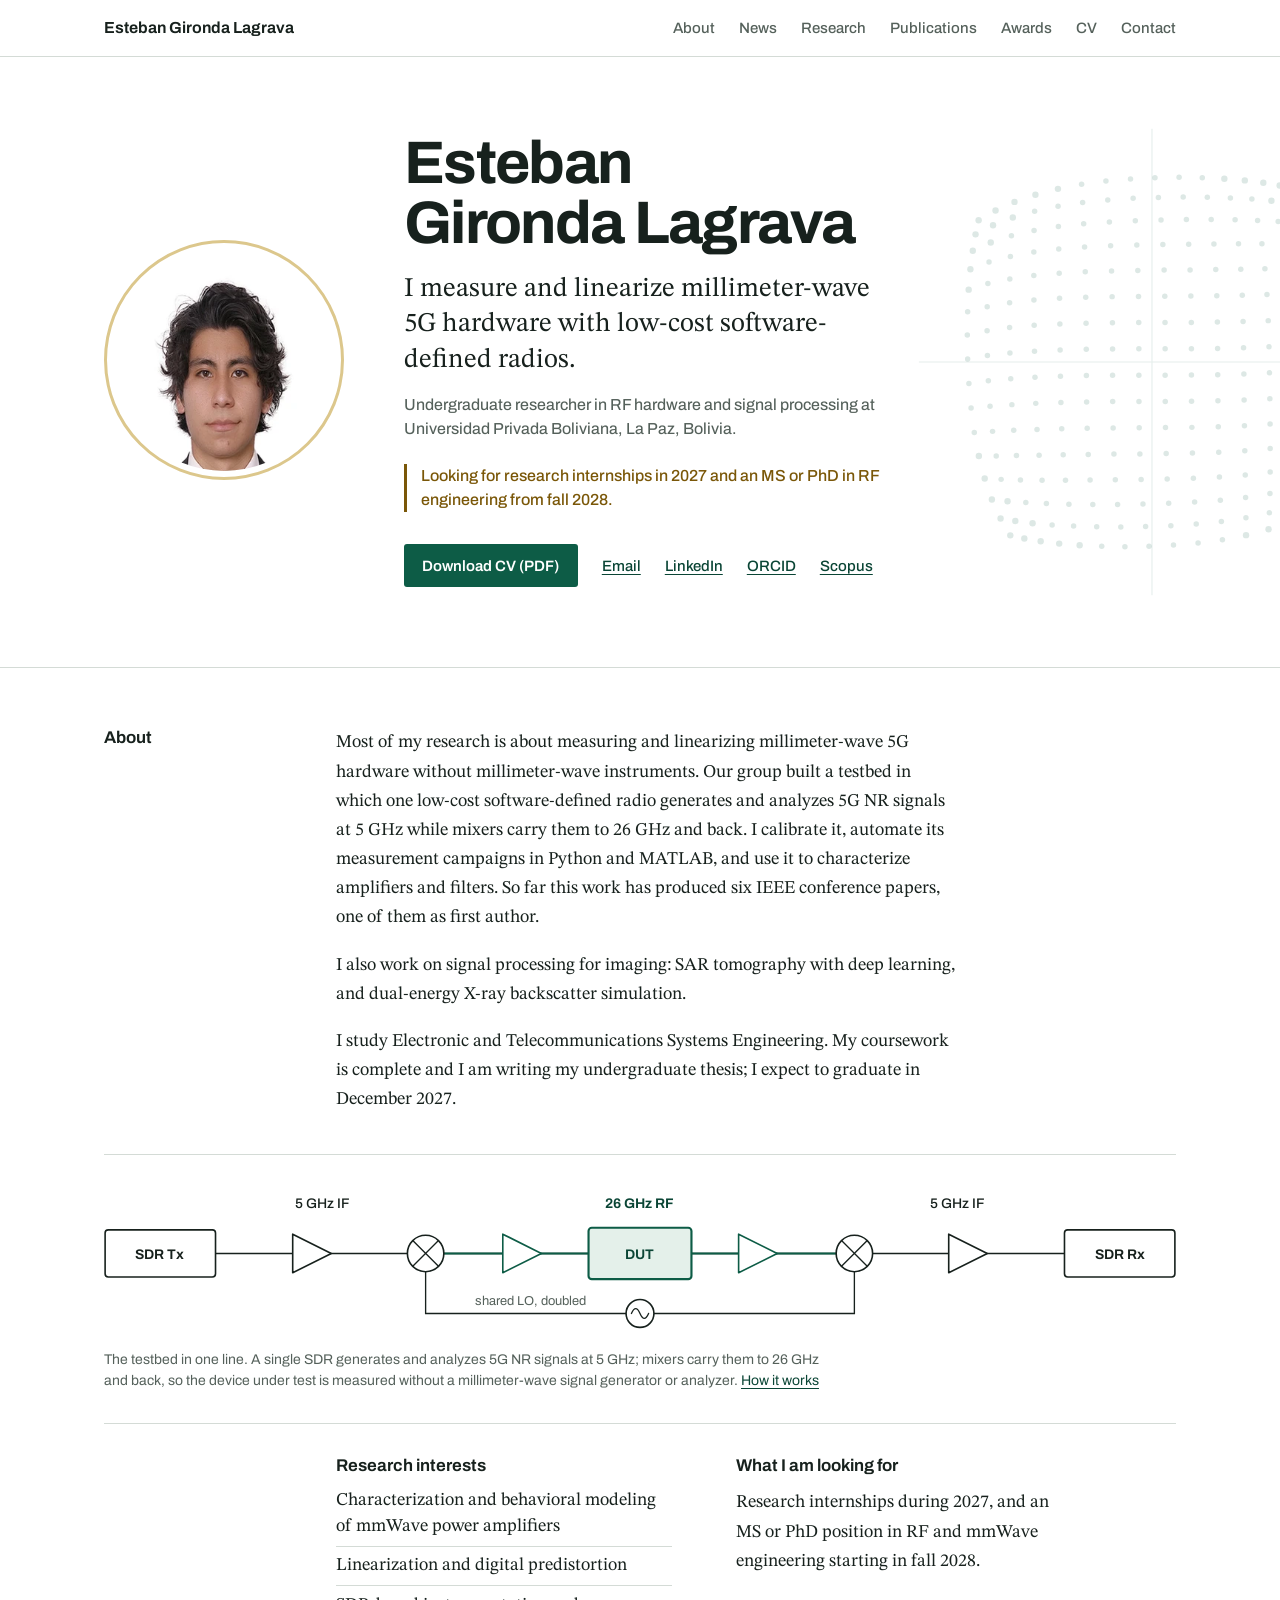
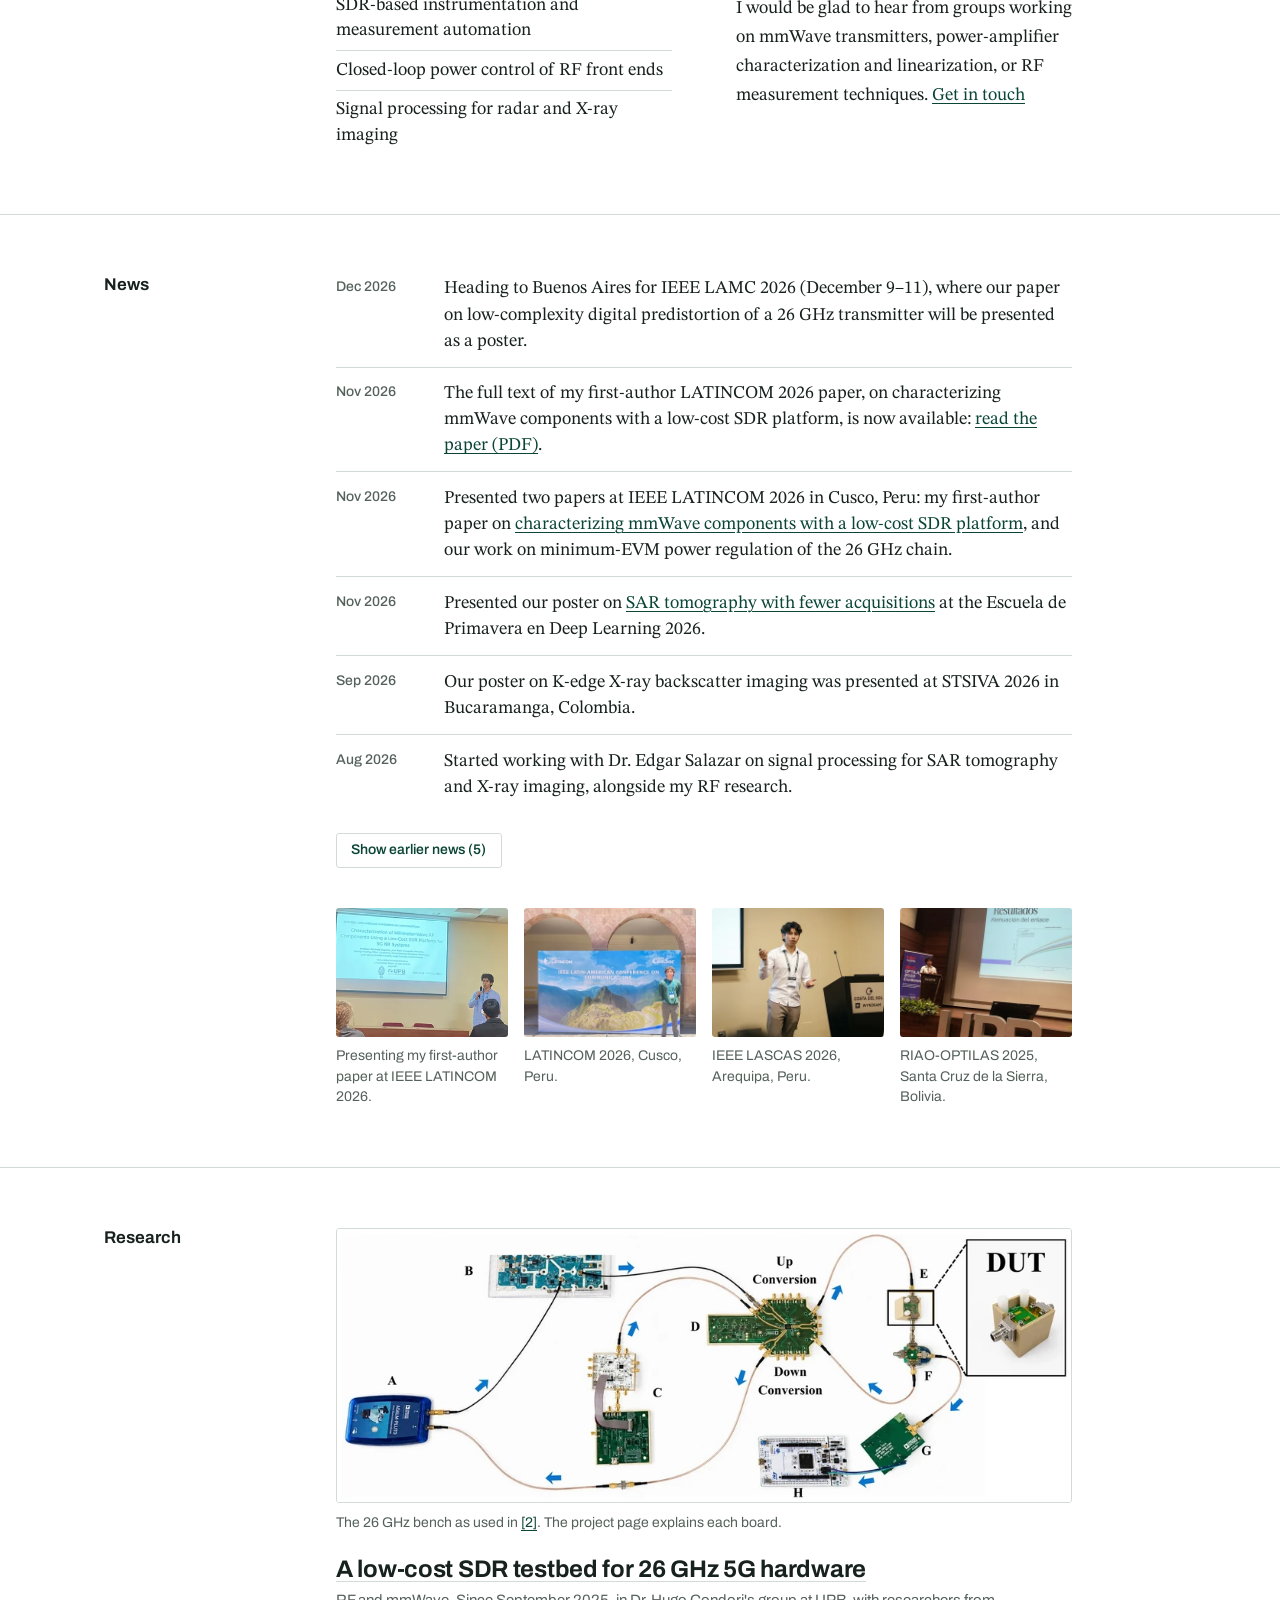
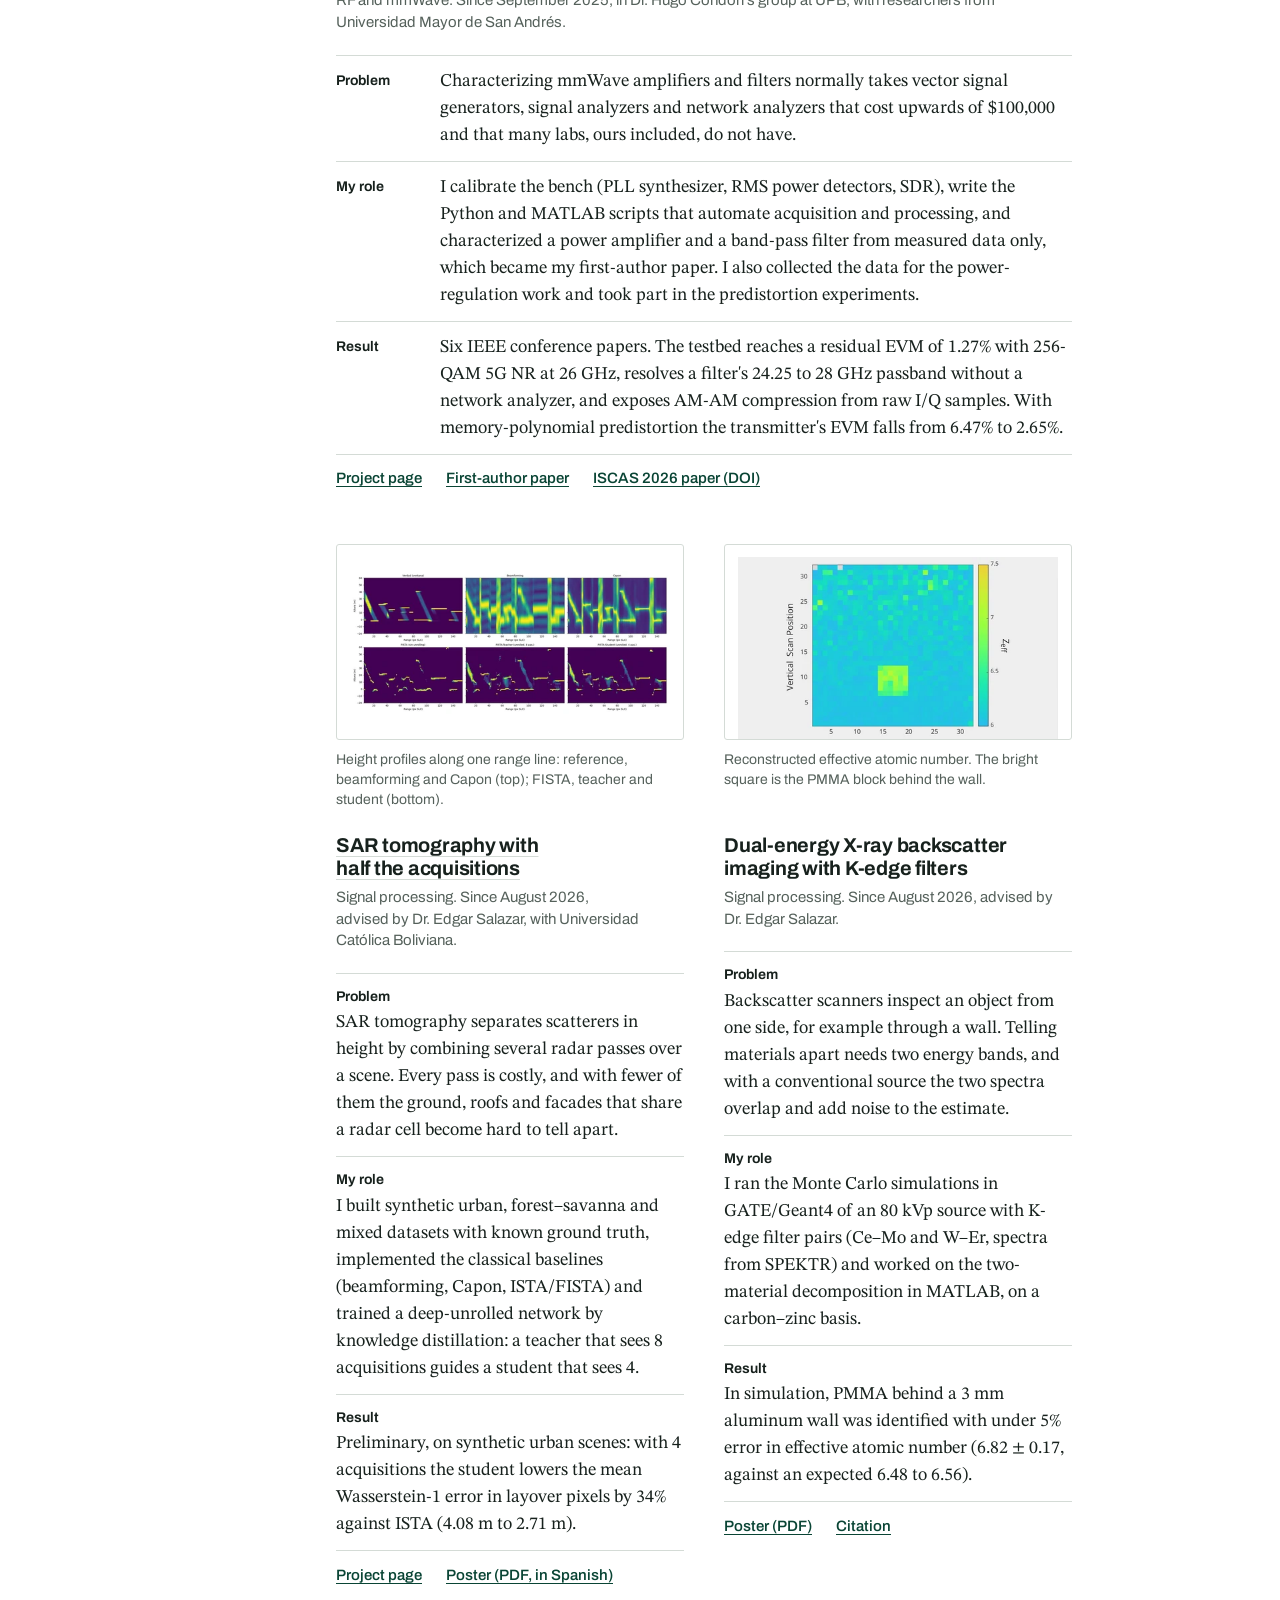
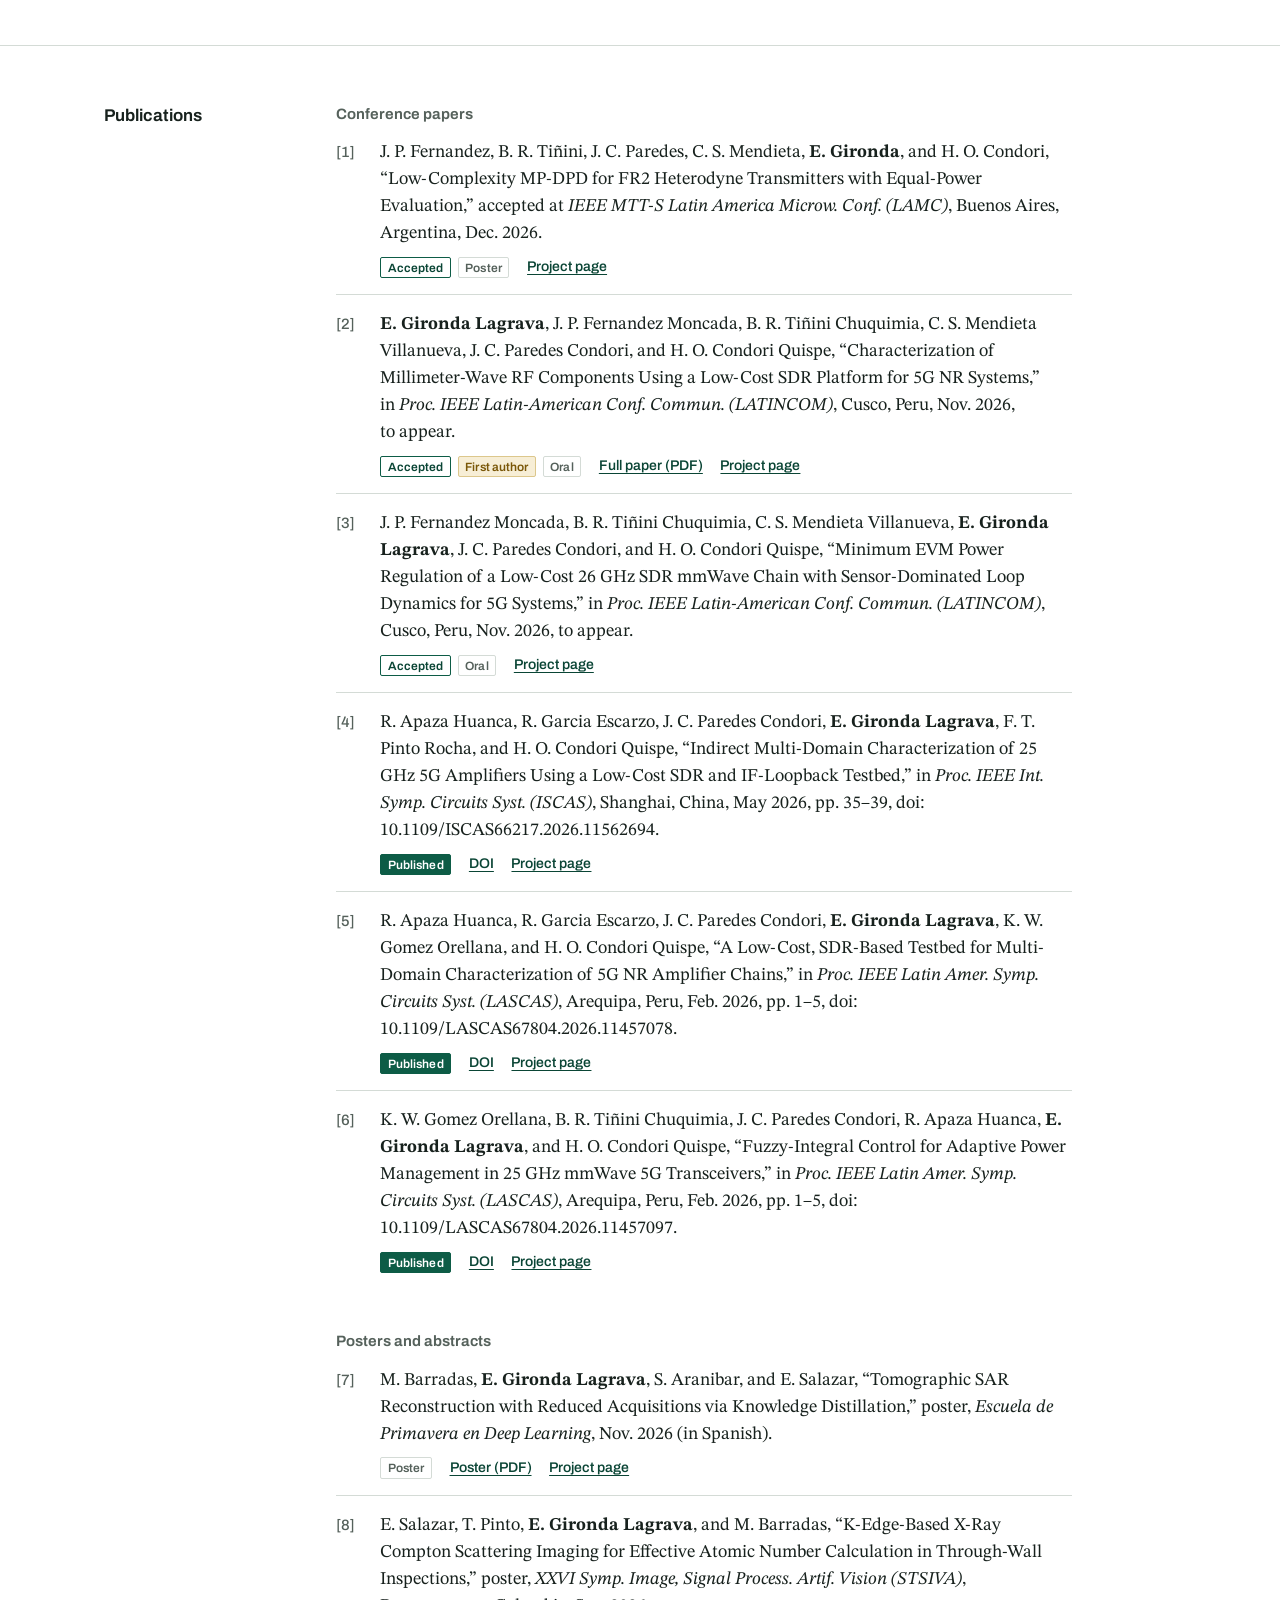
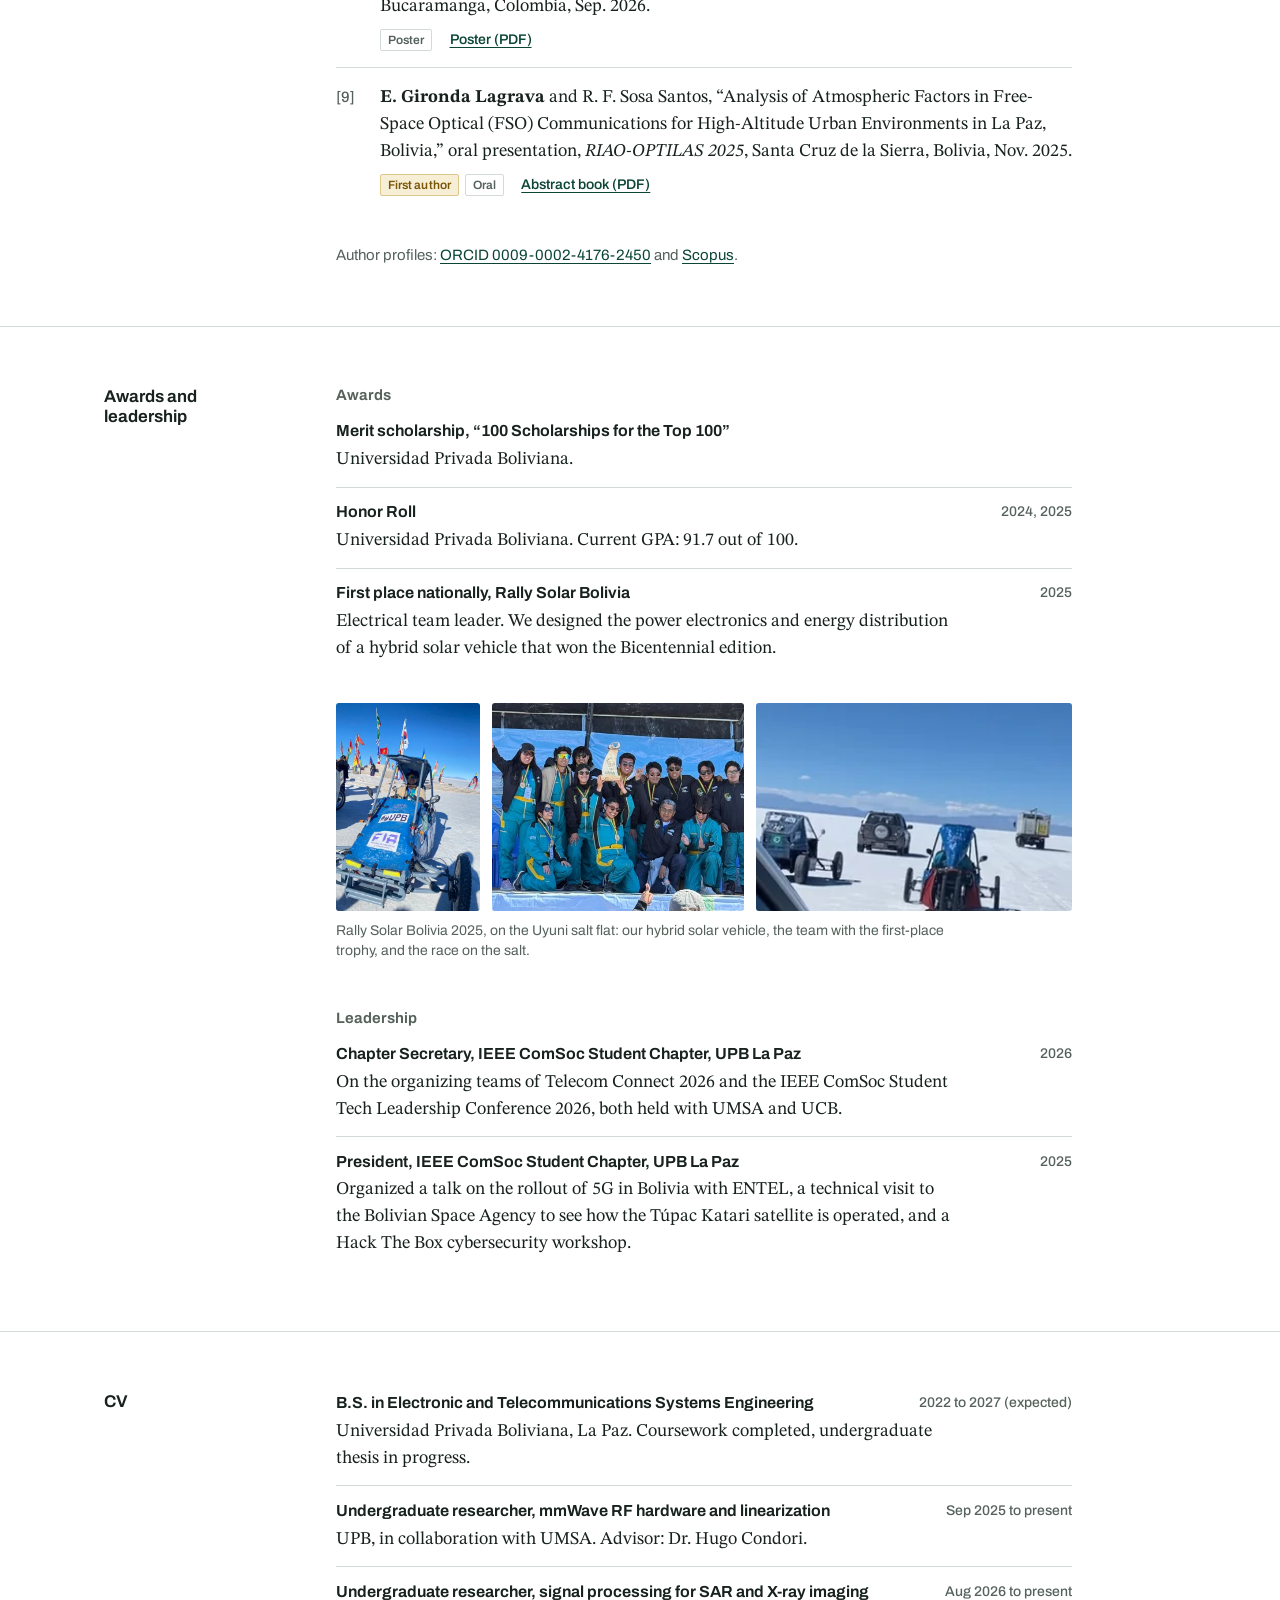
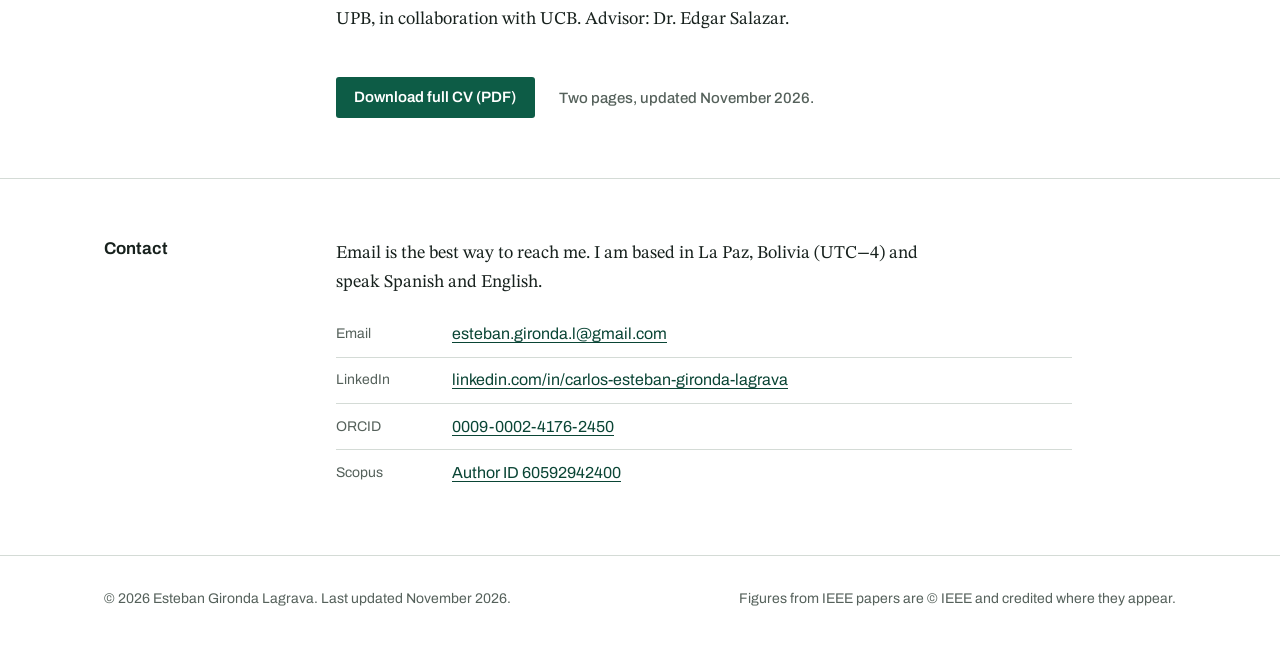
<file: index.html>
<!DOCTYPE html>
<html lang="en" data-base="">
<head>
  <meta charset="utf-8">
  <meta name="viewport" content="width=device-width, initial-scale=1">
  <title>Esteban Gironda Lagrava | mmWave RF hardware and signal processing</title>
  <meta name="description" content="Undergraduate researcher at Universidad Privada Boliviana working on low-cost characterization and linearization of 26 GHz 5G hardware with software-defined radios, and on signal processing for SAR tomography and X-ray imaging.">
  <meta name="author" content="Esteban Gironda Lagrava">
  <meta property="og:type" content="profile">
  <meta property="og:title" content="Esteban Gironda Lagrava">
  <meta property="og:description" content="Undergraduate researcher in mmWave RF hardware and signal processing. Looking for research internships in 2027 and MS/PhD positions from fall 2028.">
  <meta property="og:image" content="assets/img/esteban-gironda.jpg">
  <link rel="icon" href="assets/img/favicon.svg" type="image/svg+xml">
  <link rel="preload" href="assets/fonts/archivo-latin-wght.woff2" as="font" type="font/woff2" crossorigin>
  <link rel="preload" href="assets/fonts/stix-two-text-latin-wght.woff2" as="font" type="font/woff2" crossorigin>
  <link rel="stylesheet" href="assets/css/style.css">
  <script type="application/ld+json">
  {
    "@context": "https://schema.org",
    "@type": "Person",
    "name": "Esteban Gironda Lagrava",
    "alternateName": "Carlos Esteban Gironda Lagrava",
    "jobTitle": "Undergraduate Researcher",
    "affiliation": { "@type": "CollegeOrUniversity", "name": "Universidad Privada Boliviana" },
    "address": { "@type": "PostalAddress", "addressLocality": "La Paz", "addressCountry": "BO" },
    "knowsAbout": ["Millimeter-wave RF hardware", "Power amplifier characterization", "Digital predistortion", "Software-defined radio", "SAR tomography"],
    "sameAs": [
      "https://www.linkedin.com/in/carlos-esteban-gironda-lagrava",
      "https://orcid.org/0009-0002-4176-2450",
      "https://www.scopus.com/authid/detail.uri?authorId=60592942400"
    ]
  }
  </script>
</head>
<body>
<a class="skip" href="#main">Skip to content</a>

<header class="top">
  <div class="wrap">
    <a class="top-name" href="#about">Esteban Gironda Lagrava</a>
    <nav aria-label="Sections">
      <ul>
        <li><a href="#about">About</a></li>
        <li><a href="#news">News</a></li>
        <li><a href="#research">Research</a></li>
        <li><a href="#publications">Publications</a></li>
        <li><a href="#awards">Awards</a></li>
        <li><a href="#cv">CV</a></li>
        <li><a href="#contact">Contact</a></li>
      </ul>
    </nav>
  </div>
</header>

<main id="main">

  <!-- ====================== HERO ====================== -->
  <section class="hero" id="about">
    <svg class="qam" viewBox="0 0 420 420" aria-hidden="true" focusable="false"><title>256-QAM constellation under soft compression</title><path class="axis" d="M210 6V414M6 210H414"/><g><circle cx="86.0" cy="361.7" r="2.8"/><circle cx="77.5" cy="346.9" r="2.8"/><circle cx="69.9" cy="330.3" r="2.8"/><circle cx="63.6" cy="312.0" r="2.8"/><circle cx="58.5" cy="292.3" r="2.8"/><circle cx="54.5" cy="271.6" r="2.4"/><circle cx="51.7" cy="250.3" r="2.4"/><circle cx="49.8" cy="228.8" r="2.4"/><circle cx="48.7" cy="207.4" r="2.4"/><circle cx="48.4" cy="186.3" r="2.4"/><circle cx="48.7" cy="166.0" r="2.4"/><circle cx="49.6" cy="146.7" r="2.8"/><circle cx="51.1" cy="128.8" r="2.8"/><circle cx="53.2" cy="112.6" r="2.8"/><circle cx="55.6" cy="98.3" r="2.8"/><circle cx="58.3" cy="86.0" r="2.8"/><circle cx="98.3" cy="364.4" r="2.8"/><circle cx="90.4" cy="349.1" r="2.8"/><circle cx="83.6" cy="331.8" r="2.8"/><circle cx="78.0" cy="312.7" r="2.4"/><circle cx="73.7" cy="292.2" r="2.4"/><circle cx="70.5" cy="270.7" r="2.4"/><circle cx="68.3" cy="248.7" r="2.4"/><circle cx="66.8" cy="226.5" r="2.4"/><circle cx="66.0" cy="204.4" r="2.4"/><circle cx="65.7" cy="182.7" r="2.4"/><circle cx="65.8" cy="161.6" r="2.4"/><circle cx="66.4" cy="141.4" r="2.4"/><circle cx="67.4" cy="122.6" r="2.4"/><circle cx="68.9" cy="105.5" r="2.8"/><circle cx="70.9" cy="90.4" r="2.8"/><circle cx="73.1" cy="77.5" r="2.8"/><circle cx="112.6" cy="366.8" r="2.8"/><circle cx="105.5" cy="351.1" r="2.8"/><circle cx="99.6" cy="333.0" r="2.4"/><circle cx="94.9" cy="313.2" r="2.4"/><circle cx="91.4" cy="291.9" r="2.4"/><circle cx="89.0" cy="269.8" r="2.4"/><circle cx="87.4" cy="247.3" r="2.4"/><circle cx="86.4" cy="224.6" r="2.4"/><circle cx="85.7" cy="202.1" r="2.4"/><circle cx="85.4" cy="179.9" r="2.4"/><circle cx="85.4" cy="158.2" r="2.4"/><circle cx="85.6" cy="137.3" r="2.4"/><circle cx="86.1" cy="117.6" r="2.4"/><circle cx="87.0" cy="99.6" r="2.4"/><circle cx="88.2" cy="83.6" r="2.8"/><circle cx="89.7" cy="69.9" r="2.8"/><circle cx="128.8" cy="368.9" r="2.8"/><circle cx="122.6" cy="352.6" r="2.4"/><circle cx="117.6" cy="333.9" r="2.4"/><circle cx="113.8" cy="313.4" r="2.4"/><circle cx="111.2" cy="291.6" r="2.4"/><circle cx="109.4" cy="269.0" r="2.4"/><circle cx="108.3" cy="246.2" r="2.4"/><circle cx="107.6" cy="223.3" r="2.4"/><circle cx="107.2" cy="200.5" r="2.4"/><circle cx="106.9" cy="177.9" r="2.4"/><circle cx="106.7" cy="155.8" r="2.4"/><circle cx="106.6" cy="134.3" r="2.4"/><circle cx="106.6" cy="113.8" r="2.4"/><circle cx="106.8" cy="94.9" r="2.4"/><circle cx="107.3" cy="78.0" r="2.4"/><circle cx="108.0" cy="63.6" r="2.8"/><circle cx="146.7" cy="370.4" r="2.8"/><circle cx="141.4" cy="353.6" r="2.4"/><circle cx="137.3" cy="334.4" r="2.4"/><circle cx="134.3" cy="313.4" r="2.4"/><circle cx="132.3" cy="291.2" r="2.4"/><circle cx="131.0" cy="268.4" r="2.4"/><circle cx="130.3" cy="245.4" r="2.4"/><circle cx="129.9" cy="222.4" r="2.4"/><circle cx="129.6" cy="199.4" r="2.4"/><circle cx="129.4" cy="176.7" r="2.4"/><circle cx="129.1" cy="154.2" r="2.4"/><circle cx="128.8" cy="132.3" r="2.4"/><circle cx="128.4" cy="111.2" r="2.4"/><circle cx="128.1" cy="91.4" r="2.4"/><circle cx="127.8" cy="73.7" r="2.4"/><circle cx="127.7" cy="58.5" r="2.8"/><circle cx="166.0" cy="371.3" r="2.4"/><circle cx="161.6" cy="354.2" r="2.4"/><circle cx="158.2" cy="334.6" r="2.4"/><circle cx="155.8" cy="313.3" r="2.4"/><circle cx="154.2" cy="290.9" r="2.4"/><circle cx="153.3" cy="268.0" r="2.4"/><circle cx="152.8" cy="244.9" r="2.4"/><circle cx="152.6" cy="221.8" r="2.4"/><circle cx="152.5" cy="198.8" r="2.4"/><circle cx="152.3" cy="176.0" r="2.4"/><circle cx="152.0" cy="153.3" r="2.4"/><circle cx="151.6" cy="131.0" r="2.4"/><circle cx="151.0" cy="109.4" r="2.4"/><circle cx="150.2" cy="89.0" r="2.4"/><circle cx="149.3" cy="70.5" r="2.4"/><circle cx="148.4" cy="54.5" r="2.4"/><circle cx="186.3" cy="371.6" r="2.4"/><circle cx="182.7" cy="354.3" r="2.4"/><circle cx="179.9" cy="334.6" r="2.4"/><circle cx="177.9" cy="313.1" r="2.4"/><circle cx="176.7" cy="290.6" r="2.4"/><circle cx="176.0" cy="267.7" r="2.4"/><circle cx="175.6" cy="244.6" r="2.4"/><circle cx="175.5" cy="221.6" r="2.4"/><circle cx="175.5" cy="198.6" r="2.4"/><circle cx="175.4" cy="175.6" r="2.4"/><circle cx="175.1" cy="152.8" r="2.4"/><circle cx="174.6" cy="130.3" r="2.4"/><circle cx="173.8" cy="108.3" r="2.4"/><circle cx="172.7" cy="87.4" r="2.4"/><circle cx="171.3" cy="68.3" r="2.4"/><circle cx="169.7" cy="51.7" r="2.4"/><circle cx="207.4" cy="371.3" r="2.4"/><circle cx="204.4" cy="354.0" r="2.4"/><circle cx="202.1" cy="334.3" r="2.4"/><circle cx="200.5" cy="312.8" r="2.4"/><circle cx="199.4" cy="290.4" r="2.4"/><circle cx="198.8" cy="267.5" r="2.4"/><circle cx="198.6" cy="244.5" r="2.4"/><circle cx="198.5" cy="221.5" r="2.4"/><circle cx="198.5" cy="198.5" r="2.4"/><circle cx="198.4" cy="175.5" r="2.4"/><circle cx="198.2" cy="152.6" r="2.4"/><circle cx="197.6" cy="129.9" r="2.4"/><circle cx="196.7" cy="107.6" r="2.4"/><circle cx="195.4" cy="86.4" r="2.4"/><circle cx="193.5" cy="66.8" r="2.4"/><circle cx="191.2" cy="49.8" r="2.4"/><circle cx="228.8" cy="370.2" r="2.4"/><circle cx="226.5" cy="353.2" r="2.4"/><circle cx="224.6" cy="333.6" r="2.4"/><circle cx="223.3" cy="312.4" r="2.4"/><circle cx="222.4" cy="290.1" r="2.4"/><circle cx="221.8" cy="267.4" r="2.4"/><circle cx="221.6" cy="244.5" r="2.4"/><circle cx="221.5" cy="221.5" r="2.4"/><circle cx="221.5" cy="198.5" r="2.4"/><circle cx="221.4" cy="175.5" r="2.4"/><circle cx="221.2" cy="152.5" r="2.4"/><circle cx="220.6" cy="129.6" r="2.4"/><circle cx="219.5" cy="107.2" r="2.4"/><circle cx="217.9" cy="85.7" r="2.4"/><circle cx="215.6" cy="66.0" r="2.4"/><circle cx="212.6" cy="48.7" r="2.4"/><circle cx="250.3" cy="368.3" r="2.4"/><circle cx="248.7" cy="351.7" r="2.4"/><circle cx="247.3" cy="332.6" r="2.4"/><circle cx="246.2" cy="311.7" r="2.4"/><circle cx="245.4" cy="289.7" r="2.4"/><circle cx="244.9" cy="267.2" r="2.4"/><circle cx="244.6" cy="244.4" r="2.4"/><circle cx="244.5" cy="221.4" r="2.4"/><circle cx="244.5" cy="198.4" r="2.4"/><circle cx="244.4" cy="175.4" r="2.4"/><circle cx="244.0" cy="152.3" r="2.4"/><circle cx="243.3" cy="129.4" r="2.4"/><circle cx="242.1" cy="106.9" r="2.4"/><circle cx="240.1" cy="85.4" r="2.4"/><circle cx="237.3" cy="65.7" r="2.4"/><circle cx="233.7" cy="48.4" r="2.4"/><circle cx="271.6" cy="365.5" r="2.4"/><circle cx="270.7" cy="349.5" r="2.4"/><circle cx="269.8" cy="331.0" r="2.4"/><circle cx="269.0" cy="310.6" r="2.4"/><circle cx="268.4" cy="289.0" r="2.4"/><circle cx="268.0" cy="266.7" r="2.4"/><circle cx="267.7" cy="244.0" r="2.4"/><circle cx="267.5" cy="221.2" r="2.4"/><circle cx="267.4" cy="198.2" r="2.4"/><circle cx="267.2" cy="175.1" r="2.4"/><circle cx="266.7" cy="152.0" r="2.4"/><circle cx="265.8" cy="129.1" r="2.4"/><circle cx="264.2" cy="106.7" r="2.4"/><circle cx="261.8" cy="85.4" r="2.4"/><circle cx="258.4" cy="65.8" r="2.4"/><circle cx="254.0" cy="48.7" r="2.4"/><circle cx="292.3" cy="361.5" r="2.8"/><circle cx="292.2" cy="346.3" r="2.4"/><circle cx="291.9" cy="328.6" r="2.4"/><circle cx="291.6" cy="308.8" r="2.4"/><circle cx="291.2" cy="287.7" r="2.4"/><circle cx="290.9" cy="265.8" r="2.4"/><circle cx="290.6" cy="243.3" r="2.4"/><circle cx="290.4" cy="220.6" r="2.4"/><circle cx="290.1" cy="197.6" r="2.4"/><circle cx="289.7" cy="174.6" r="2.4"/><circle cx="289.0" cy="151.6" r="2.4"/><circle cx="287.7" cy="128.8" r="2.4"/><circle cx="285.7" cy="106.6" r="2.4"/><circle cx="282.7" cy="85.6" r="2.4"/><circle cx="278.6" cy="66.4" r="2.4"/><circle cx="273.3" cy="49.6" r="2.8"/><circle cx="312.0" cy="356.4" r="2.8"/><circle cx="312.7" cy="342.0" r="2.4"/><circle cx="313.2" cy="325.1" r="2.4"/><circle cx="313.4" cy="306.2" r="2.4"/><circle cx="313.4" cy="285.7" r="2.4"/><circle cx="313.3" cy="264.2" r="2.4"/><circle cx="313.1" cy="242.1" r="2.4"/><circle cx="312.8" cy="219.5" r="2.4"/><circle cx="312.4" cy="196.7" r="2.4"/><circle cx="311.7" cy="173.8" r="2.4"/><circle cx="310.6" cy="151.0" r="2.4"/><circle cx="308.8" cy="128.4" r="2.4"/><circle cx="306.2" cy="106.6" r="2.4"/><circle cx="302.4" cy="86.1" r="2.4"/><circle cx="297.4" cy="67.4" r="2.4"/><circle cx="291.2" cy="51.1" r="2.8"/><circle cx="330.3" cy="350.1" r="2.8"/><circle cx="331.8" cy="336.4" r="2.8"/><circle cx="333.0" cy="320.4" r="2.4"/><circle cx="333.9" cy="302.4" r="2.4"/><circle cx="334.4" cy="282.7" r="2.4"/><circle cx="334.6" cy="261.8" r="2.4"/><circle cx="334.6" cy="240.1" r="2.4"/><circle cx="334.3" cy="217.9" r="2.4"/><circle cx="333.6" cy="195.4" r="2.4"/><circle cx="332.6" cy="172.7" r="2.4"/><circle cx="331.0" cy="150.2" r="2.4"/><circle cx="328.6" cy="128.1" r="2.4"/><circle cx="325.1" cy="106.8" r="2.4"/><circle cx="320.4" cy="87.0" r="2.4"/><circle cx="314.5" cy="68.9" r="2.8"/><circle cx="307.4" cy="53.2" r="2.8"/><circle cx="346.9" cy="342.5" r="2.8"/><circle cx="349.1" cy="329.6" r="2.8"/><circle cx="351.1" cy="314.5" r="2.8"/><circle cx="352.6" cy="297.4" r="2.4"/><circle cx="353.6" cy="278.6" r="2.4"/><circle cx="354.2" cy="258.4" r="2.4"/><circle cx="354.3" cy="237.3" r="2.4"/><circle cx="354.0" cy="215.6" r="2.4"/><circle cx="353.2" cy="193.5" r="2.4"/><circle cx="351.7" cy="171.3" r="2.4"/><circle cx="349.5" cy="149.3" r="2.4"/><circle cx="346.3" cy="127.8" r="2.4"/><circle cx="342.0" cy="107.3" r="2.4"/><circle cx="336.4" cy="88.2" r="2.8"/><circle cx="329.6" cy="70.9" r="2.8"/><circle cx="321.7" cy="55.6" r="2.8"/><circle cx="361.7" cy="334.0" r="2.8"/><circle cx="364.4" cy="321.7" r="2.8"/><circle cx="366.8" cy="307.4" r="2.8"/><circle cx="368.9" cy="291.2" r="2.8"/><circle cx="370.4" cy="273.3" r="2.8"/><circle cx="371.3" cy="254.0" r="2.4"/><circle cx="371.6" cy="233.7" r="2.4"/><circle cx="371.3" cy="212.6" r="2.4"/><circle cx="370.2" cy="191.2" r="2.4"/><circle cx="368.3" cy="169.7" r="2.4"/><circle cx="365.5" cy="148.4" r="2.4"/><circle cx="361.5" cy="127.7" r="2.8"/><circle cx="356.4" cy="108.0" r="2.8"/><circle cx="350.1" cy="89.7" r="2.8"/><circle cx="342.5" cy="73.1" r="2.8"/><circle cx="334.0" cy="58.3" r="2.8"/></g></svg>
    <div class="wrap hero-grid">
      <img class="portrait" src="assets/img/esteban-gironda-300.webp" srcset="assets/img/esteban-gironda-300.webp 1x, assets/img/esteban-gironda-600.webp 2x" width="300" height="300" alt="Portrait of Esteban Gironda Lagrava" fetchpriority="high">
      <div class="hero-text">
        <h1>Esteban Gironda Lagrava</h1>
        <p class="statement">I measure and linearize millimeter-wave 5G hardware with low-cost software-defined radios.</p>
        <p class="role">Undergraduate researcher in RF hardware and signal processing at Universidad Privada Boliviana, La Paz, Bolivia.</p>
        <p class="seeking">Looking for research internships in 2027 and an MS or PhD in RF engineering from fall 2028.</p>
        <p class="hero-actions">
          <a class="btn-light" href="files/Esteban_Gironda_CV.pdf">Download CV (PDF)</a>
          <a href="#contact" data-email>Email</a>
          <a href="https://www.linkedin.com/in/carlos-esteban-gironda-lagrava" rel="noopener me">LinkedIn</a>
          <a href="https://orcid.org/0009-0002-4176-2450" rel="noopener me">ORCID</a>
          <a href="https://www.scopus.com/authid/detail.uri?authorId=60592942400" rel="noopener me">Scopus</a>
        </p>
      </div>
    </div>
  </section>

  <!-- ====================== ABOUT ====================== -->
  <section class="band band-first band-about" id="bio">
    <div class="wrap">
      <h2 class="band-title">About</h2>
      <div class="band-body">
        <div class="bio">
          <p>Most of my research is about measuring and linearizing millimeter-wave 5G hardware without millimeter-wave instruments. Our group built a testbed in which one low-cost software-defined radio generates and analyzes 5G NR signals at 5&nbsp;GHz while mixers carry them to 26&nbsp;GHz and back. I calibrate it, automate its measurement campaigns in Python and MATLAB, and use it to characterize amplifiers and filters. So far this work has produced six IEEE conference papers, one of them as first author.</p>
          <p>I also work on signal processing for imaging: SAR tomography with deep learning, and dual-energy X-ray backscatter simulation.</p>
          <p>I study Electronic and Telecommunications Systems Engineering. My coursework is complete and I am writing my undergraduate thesis; I expect to graduate in December 2027.</p>
        </div>
      </div>

      <div class="chain full">
        <svg class="sch strip" viewBox="0 0 1000 136" role="img" aria-labelledby="chain-title">
          <title id="chain-title">Signal chain of the testbed: an SDR transmits at 5 GHz, an amplifier and a mixer bring the signal to 26 GHz, it passes through the device under test, and a second mixer returns it to 5 GHz for the SDR receiver. One local oscillator drives both mixers.</title>
          <text x="204" y="20" text-anchor="middle">5 GHz IF</text>
          <text class="rf strong" x="500" y="20" text-anchor="middle">26 GHz RF</text>
          <text x="796" y="20" text-anchor="middle">5 GHz IF</text>

          <path class="wire draw" pathLength="1" d="M104 62H896"/>
          <path class="wire rf draw" pathLength="1" d="M317 62H683"/>
          <path class="thin" d="M300 79V118H487M513 118H700V79"/>

          <rect class="part" x="1" y="40" width="103" height="44" rx="3"/>
          <text class="strong" x="52" y="67" text-anchor="middle">SDR Tx</text>
          <path class="part" d="M176 44V80L212 62Z"/>
          <circle class="part" cx="300" cy="62" r="17"/>
          <path class="thin" d="M288 50L312 74M312 50L288 74"/>
          <path class="part rf" d="M372 44V80L408 62Z"/>
          <rect class="dut" x="452" y="38" width="96" height="48" rx="3"/>
          <text class="rf strong" x="500" y="67" text-anchor="middle">DUT</text>
          <path class="part rf" d="M592 44V80L628 62Z"/>
          <circle class="part" cx="700" cy="62" r="17"/>
          <path class="thin" d="M688 50L712 74M712 50L688 74"/>
          <path class="part" d="M788 44V80L824 62Z"/>
          <rect class="part" x="896" y="40" width="103" height="44" rx="3"/>
          <text class="strong" x="948" y="67" text-anchor="middle">SDR Rx</text>

          <circle class="part" cx="500" cy="118" r="13"/>
          <path class="thin" d="M492 118q4 -9 8 0t8 0"/>
          <text class="small" x="398" y="110" text-anchor="middle">shared LO, doubled</text>
        </svg>
        <p class="chain-note">The testbed in one line. A single SDR generates and analyzes 5G NR signals at 5&nbsp;GHz; mixers carry them to 26&nbsp;GHz and back, so the device under test is measured without a millimeter-wave signal generator or analyzer. <a href="projects/mmwave-testbed.html">How it works</a></p>
      </div>

      <div class="pair">
        <div>
          <h3>Research interests</h3>
          <ul class="plain-list">
            <li>Characterization and behavioral modeling of mmWave power amplifiers</li>
            <li>Linearization and digital predistortion</li>
            <li>SDR-based instrumentation and measurement automation</li>
            <li>Closed-loop power control of RF front ends</li>
            <li>Signal processing for radar and X-ray imaging</li>
          </ul>
        </div>
        <div>
          <h3>What I am looking for</h3>
          <p>Research internships during 2027, and an MS or PhD position in RF and mmWave engineering starting in fall 2028.</p>
          <p>I would be glad to hear from groups working on mmWave transmitters, power-amplifier characterization and linearization, or RF measurement techniques. <a href="#contact">Get in touch</a></p>
        </div>
      </div>
    </div>
  </section>

  <!-- ====================== NEWS ====================== -->
  <section class="band" id="news">
    <div class="wrap">
      <h2 class="band-title">News</h2>
      <div class="band-body">
        <!-- The list is filled in from assets/js/data.js -->
        <ol class="news" id="news-list"></ol>
        <noscript><p>News and publications are loaded with JavaScript. They are also listed in my <a href="files/Esteban_Gironda_CV.pdf">CV</a>.</p></noscript>

        <div class="shots">
          <figure>
            <a class="zoom" href="assets/img/photos/latincom-2026-talk.webp"><img src="assets/img/photos/latincom-2026-talk.webp" srcset="assets/img/photos/latincom-2026-talk-w360.webp 360w, assets/img/photos/latincom-2026-talk-w480.webp 480w, assets/img/photos/latincom-2026-talk-w960.webp 960w, assets/img/photos/latincom-2026-talk.webp 1280w" sizes="(max-width: 47.5rem) 43vw, 172px" width="1280" height="796" loading="lazy" alt="Esteban presenting a slide titled Characterization of Millimeter-Wave RF Components Using a Low-Cost SDR Platform for 5G NR Systems."></a>
            <figcaption>Presenting my first-author paper at IEEE LATINCOM 2026.</figcaption>
          </figure>
          <figure>
            <a class="zoom" href="assets/img/photos/latincom-2026-banner.webp"><img src="assets/img/photos/latincom-2026-banner.webp" srcset="assets/img/photos/latincom-2026-banner-w360.webp 360w, assets/img/photos/latincom-2026-banner-w480.webp 480w, assets/img/photos/latincom-2026-banner-w960.webp 960w, assets/img/photos/latincom-2026-banner.webp 1280w" sizes="(max-width: 47.5rem) 43vw, 172px" width="1280" height="1202" loading="lazy" alt="Esteban standing next to the IEEE LATINCOM 2026 conference banner, which shows Machu Picchu."></a>
            <figcaption>LATINCOM 2026, Cusco, Peru.</figcaption>
          </figure>
          <figure>
            <a class="zoom" href="assets/img/photos/lascas-2026-talk.webp"><img src="assets/img/photos/lascas-2026-talk.webp" srcset="assets/img/photos/lascas-2026-talk-w360.webp 360w, assets/img/photos/lascas-2026-talk-w480.webp 480w, assets/img/photos/lascas-2026-talk-w960.webp 960w, assets/img/photos/lascas-2026-talk.webp 1400w" sizes="(max-width: 47.5rem) 43vw, 172px" width="1400" height="1157" loading="lazy" alt="Esteban speaking next to a lectern at IEEE LASCAS 2026."></a>
            <figcaption>IEEE LASCAS 2026, Arequipa, Peru.</figcaption>
          </figure>
          <figure>
            <a class="zoom" href="assets/img/photos/riao-optilas-2025-talk.webp"><img src="assets/img/photos/riao-optilas-2025-talk.webp" srcset="assets/img/photos/riao-optilas-2025-talk-w360.webp 360w, assets/img/photos/riao-optilas-2025-talk-w480.webp 480w, assets/img/photos/riao-optilas-2025-talk-w960.webp 960w, assets/img/photos/riao-optilas-2025-talk.webp 1400w" sizes="(max-width: 47.5rem) 43vw, 172px" width="1400" height="1283" loading="lazy" alt="Esteban at a lectern on stage, with a results slide on link attenuation projected behind him."></a>
            <figcaption>RIAO-OPTILAS 2025, Santa Cruz de la Sierra, Bolivia.</figcaption>
          </figure>
        </div>
      </div>
    </div>
  </section>

  <!-- ====================== RESEARCH ====================== -->
  <section class="band" id="research">
    <div class="wrap">
      <h2 class="band-title">Research</h2>
      <div class="band-body">

        <article class="work">
          <a class="work-fig" href="projects/mmwave-testbed.html">
            <img src="assets/img/research/mmwave-testbed-photo.webp" srcset="assets/img/research/mmwave-testbed-photo-w480.webp 480w, assets/img/research/mmwave-testbed-photo-w960.webp 960w, assets/img/research/mmwave-testbed-photo.webp 1600w" sizes="(max-width: 47.5rem) 89vw, 734px" width="1600" height="595" loading="lazy" alt="The 26 GHz testbed on the bench: SDR, IF conditioning board, PLL synthesizer, integrated up/down-converter, band-pass filter under test, coupler, RMS power detector and microcontroller, joined by coaxial cables.">
          </a>
          <p class="cap">The 26&nbsp;GHz bench as used in <a data-cite="latincom2026-char" href="#publications">LATINCOM 2026</a>. The project page explains each board.</p>
          <h3><a href="projects/mmwave-testbed.html">A low-cost SDR testbed for 26&nbsp;GHz 5G hardware</a></h3>
          <p class="when">RF and mmWave. Since September 2025, in Dr. Hugo Condori's group at UPB, with researchers from Universidad Mayor de San Andrés.</p>
          <dl class="facts">
            <div>
              <dt>Problem</dt>
              <dd>Characterizing mmWave amplifiers and filters normally takes vector signal generators, signal analyzers and network analyzers that cost upwards of $100,000 and that many labs, ours included, do not have.</dd>
            </div>
            <div>
              <dt>My role</dt>
              <dd>I calibrate the bench (PLL synthesizer, RMS power detectors, SDR), write the Python and MATLAB scripts that automate acquisition and processing, and characterized a power amplifier and a band-pass filter from measured data only, which became my first-author paper. I also collected the data for the power-regulation work and took part in the predistortion experiments.</dd>
            </div>
            <div>
              <dt>Result</dt>
              <dd>Six IEEE conference papers. The testbed reaches a residual EVM of 1.27% with 256-QAM 5G NR at 26&nbsp;GHz, resolves a filter's 24.25 to 28&nbsp;GHz passband without a network analyzer, and exposes AM-AM compression from raw I/Q samples. With memory-polynomial predistortion the transmitter's EVM falls from 6.47% to 2.65%.</dd>
            </div>
          </dl>
          <p class="links">
            <a href="projects/mmwave-testbed.html">Project page</a>
            <a href="#pub-latincom2026-char">First-author paper</a>
            <a href="https://doi.org/10.1109/ISCAS66217.2026.11562694" rel="noopener">ISCAS 2026 paper (DOI)</a>
          </p>
        </article>

        <div class="duo">
          <article class="work">
            <a class="work-fig boxed" href="projects/tomosar.html">
              <img src="assets/img/research/tomosar-reconstructions.webp" srcset="assets/img/research/tomosar-reconstructions-w480.webp 480w, assets/img/research/tomosar-reconstructions-w960.webp 960w, assets/img/research/tomosar-reconstructions.webp 1615w" sizes="(max-width: 47.5rem) 85vw, 320px" width="1615" height="724" loading="lazy" alt="Six panels of height against range for one synthetic urban scene: the reference, beamforming, Capon, classical FISTA, the 8-acquisition teacher and the 4-acquisition student.">
            </a>
            <p class="cap">Height profiles along one range line: reference, beamforming and Capon (top); FISTA, teacher and student (bottom).</p>
            <h3><a href="projects/tomosar.html">SAR tomography with half the acquisitions</a></h3>
            <p class="when">Signal processing. Since August 2026, advised by Dr. Edgar Salazar, with Universidad Católica Boliviana.</p>
            <dl class="facts">
              <div>
                <dt>Problem</dt>
                <dd>SAR tomography separates scatterers in height by combining several radar passes over a scene. Every pass is costly, and with fewer of them the ground, roofs and facades that share a radar cell become hard to tell apart.</dd>
              </div>
              <div>
                <dt>My role</dt>
                <dd>I built synthetic urban, forest–savanna and mixed datasets with known ground truth, implemented the classical baselines (beamforming, Capon, ISTA/FISTA) and trained a deep-unrolled network by knowledge distillation: a teacher that sees 8 acquisitions guides a student that sees 4.</dd>
              </div>
              <div>
                <dt>Result</dt>
                <dd>Preliminary, on synthetic urban scenes: with 4 acquisitions the student lowers the mean Wasserstein-1 error in layover pixels by 34% against ISTA (4.08&nbsp;m to 2.71&nbsp;m).</dd>
              </div>
            </dl>
            <p class="links">
              <a href="projects/tomosar.html">Project page</a>
              <a href="files/poster-tomosar-2026.pdf">Poster (PDF, in Spanish)</a>
            </p>
          </article>

          <article class="work">
            <a class="work-fig boxed" href="assets/img/research/xray-zeff-map.webp">
              <img src="assets/img/research/xray-zeff-map.webp" srcset="assets/img/research/xray-zeff-map-w480.webp 480w, assets/img/research/xray-zeff-map-w960.webp 960w, assets/img/research/xray-zeff-map.webp 1200w" sizes="(max-width: 47.5rem) 85vw, 320px" width="1200" height="745" loading="lazy" alt="A 32 by 32 map of effective atomic number in which a small square region stands out from a uniform background.">
            </a>
            <p class="cap">Reconstructed effective atomic number. The bright square is the PMMA block behind the wall.</p>
            <h3>Dual-energy X-ray backscatter imaging with K-edge filters</h3>
            <p class="when">Signal processing. Since August 2026, advised by Dr. Edgar Salazar.</p>
            <dl class="facts">
              <div>
                <dt>Problem</dt>
                <dd>Backscatter scanners inspect an object from one side, for example through a wall. Telling materials apart needs two energy bands, and with a conventional source the two spectra overlap and add noise to the estimate.</dd>
              </div>
              <div>
                <dt>My role</dt>
                <dd>I ran the Monte Carlo simulations in GATE/Geant4 of an 80&nbsp;kVp source with K-edge filter pairs (Ce–Mo and W–Er, spectra from SPEKTR) and worked on the two-material decomposition in MATLAB, on a carbon–zinc basis.</dd>
              </div>
              <div>
                <dt>Result</dt>
                <dd>In simulation, PMMA behind a 3&nbsp;mm aluminum wall was identified with under 5% error in effective atomic number (6.82 ± 0.17, against an expected 6.48 to 6.56).</dd>
              </div>
            </dl>
            <p class="links">
              <a href="files/poster-kedge-xray-stsiva-2026.pdf">Poster (PDF)</a>
              <a href="#pub-stsiva2026">Citation</a>
            </p>
          </article>
        </div>

      </div>
    </div>
  </section>

  <!-- ====================== PUBLICATIONS ====================== -->
  <section class="band" id="publications">
    <div class="wrap">
      <h2 class="band-title">Publications</h2>
      <div class="band-body">
        <!-- Both lists are filled in from assets/js/data.js -->
        <h3 class="sub">Conference papers</h3>
        <ol class="pubs" data-pubs="conference"></ol>

        <h3 class="sub">Posters and abstracts</h3>
        <ol class="pubs" data-pubs="poster"></ol>

        <p class="profiles">Author profiles: <a href="https://orcid.org/0009-0002-4176-2450" rel="noopener">ORCID 0009-0002-4176-2450</a> and <a href="https://www.scopus.com/authid/detail.uri?authorId=60592942400" rel="noopener">Scopus</a>.</p>
      </div>
    </div>
  </section>

  <!-- ====================== AWARDS AND LEADERSHIP ====================== -->
  <section class="band" id="awards">
    <div class="wrap">
      <h2 class="band-title">Awards and leadership</h2>
      <div class="band-body">
        <h3 class="sub">Awards</h3>
        <ul class="rows">
          <li>
            <h4>Merit scholarship, “100 Scholarships for the Top 100”</h4>
            <p>Universidad Privada Boliviana.</p>
          </li>
          <li>
            <h4>Honor Roll</h4>
            <span class="yr">2024, 2025</span>
            <p>Universidad Privada Boliviana. Current GPA: 91.7 out of 100.</p>
          </li>
          <li>
            <h4>First place nationally, Rally Solar Bolivia</h4>
            <span class="yr">2025</span>
            <p>Electrical team leader. We designed the power electronics and energy distribution of a hybrid solar vehicle that won the Bicentennial edition.</p>
          </li>
        </ul>

        <figure class="rally">
          <div class="rally-grid">
            <a class="zoom" href="assets/img/photos/rally-solar-2025-car.webp" data-caption="Our hybrid solar vehicle at the flags monument on the Uyuni salt flat, Rally Solar Bolivia 2025."><img src="assets/img/photos/rally-solar-2025-car-w480.webp" srcset="assets/img/photos/rally-solar-2025-car-w480.webp 480w, assets/img/photos/rally-solar-2025-car.webp 960w" sizes="(max-width: 47.5rem) 38vw, 145px" width="480" height="640" alt="The UPB hybrid solar vehicle on the Uyuni salt flat, with a monument of international flags behind it" loading="lazy"></a>
            <a class="zoom" href="assets/img/photos/rally-solar-2025-podium.webp" data-caption="The UPB team with the first-place trophy, Rally Solar Bolivia 2025."><img src="assets/img/photos/rally-solar-2025-podium-w480.webp" srcset="assets/img/photos/rally-solar-2025-podium-w480.webp 480w, assets/img/photos/rally-solar-2025-podium.webp 960w" sizes="(max-width: 47.5rem) 62vw, 255px" width="480" height="360" alt="The UPB team on the podium with medals and the first-place trophy" loading="lazy"></a>
            <a class="zoom" href="assets/img/photos/rally-solar-2025-race.webp" data-caption="On the course across the Uyuni salt flat."><img src="assets/img/photos/rally-solar-2025-race-w480.webp" srcset="assets/img/photos/rally-solar-2025-race-w480.webp 480w, assets/img/photos/rally-solar-2025-race.webp 788w" sizes="(max-width: 47.5rem) 100vw, 320px" width="480" height="202" alt="Competing vehicles crossing the white salt flat under a clear blue sky" loading="lazy"></a>
          </div>
          <figcaption>Rally Solar Bolivia 2025, on the Uyuni salt flat: our hybrid solar vehicle, the team with the first-place trophy, and the race on the salt.</figcaption>
        </figure>

        <h3 class="sub">Leadership</h3>
        <ul class="rows">
          <li>
            <h4>Chapter Secretary, IEEE ComSoc Student Chapter, UPB La Paz</h4>
            <span class="yr">2026</span>
            <p>On the organizing teams of Telecom Connect 2026 and the IEEE ComSoc Student Tech Leadership Conference 2026, both held with UMSA and UCB.</p>
          </li>
          <li>
            <h4>President, IEEE ComSoc Student Chapter, UPB La Paz</h4>
            <span class="yr">2025</span>
            <p>Organized a talk on the rollout of 5G in Bolivia with ENTEL, a technical visit to the Bolivian Space Agency to see how the Túpac Katari satellite is operated, and a Hack The Box cybersecurity workshop.</p>
          </li>
        </ul>
      </div>
    </div>
  </section>

  <!-- ====================== CV ====================== -->
  <section class="band" id="cv">
    <div class="wrap">
      <h2 class="band-title">CV</h2>
      <div class="band-body">
        <ul class="rows">
          <li>
            <h4>B.S. in Electronic and Telecommunications Systems Engineering</h4>
            <span class="yr">2022 to 2027 (expected)</span>
            <p>Universidad Privada Boliviana, La Paz. Coursework completed, undergraduate thesis in progress.</p>
          </li>
          <li>
            <h4>Undergraduate researcher, mmWave RF hardware and linearization</h4>
            <span class="yr">Sep 2025 to present</span>
            <p>UPB, in collaboration with UMSA. Advisor: Dr. Hugo Condori.</p>
          </li>
          <li>
            <h4>Undergraduate researcher, signal processing for SAR and X-ray imaging</h4>
            <span class="yr">Aug 2026 to present</span>
            <p>UPB, in collaboration with UCB. Advisor: Dr. Edgar Salazar.</p>
          </li>
        </ul>
        <p class="actions">
          <a class="btn" href="files/Esteban_Gironda_CV.pdf">Download full CV (PDF)</a>
          <span style="color:var(--muted)">Two pages, updated November 2026.</span>
        </p>
      </div>
    </div>
  </section>

  <!-- ====================== CONTACT ====================== -->
  <section class="band" id="contact">
    <div class="wrap">
      <h2 class="band-title">Contact</h2>
      <div class="band-body">
        <p>Email is the best way to reach me. I am based in La Paz, Bolivia (UTC−4) and speak Spanish and English.</p>
        <ul class="contact-list" style="margin-top:1.5rem">
          <li><span>Email</span><a href="#contact" data-email="show">esteban.gironda.l [at] gmail.com</a></li>
          <li><span>LinkedIn</span><a href="https://www.linkedin.com/in/carlos-esteban-gironda-lagrava" rel="noopener me">linkedin.com/in/carlos-esteban-gironda-lagrava</a></li>
          <li><span>ORCID</span><a href="https://orcid.org/0009-0002-4176-2450" rel="noopener me">0009-0002-4176-2450</a></li>
          <li><span>Scopus</span><a href="https://www.scopus.com/authid/detail.uri?authorId=60592942400" rel="noopener me">Author ID 60592942400</a></li>
        </ul>
      </div>
    </div>
  </section>

</main>

<footer class="foot">
  <div class="wrap">
    <p>© 2026 Esteban Gironda Lagrava. Last updated November 2026.</p>
    <p>Figures from IEEE papers are © IEEE and credited where they appear.</p>
  </div>
</footer>

<script src="assets/js/data.js"></script>
<script src="assets/js/site.js"></script>
</body>
</html>
</file>
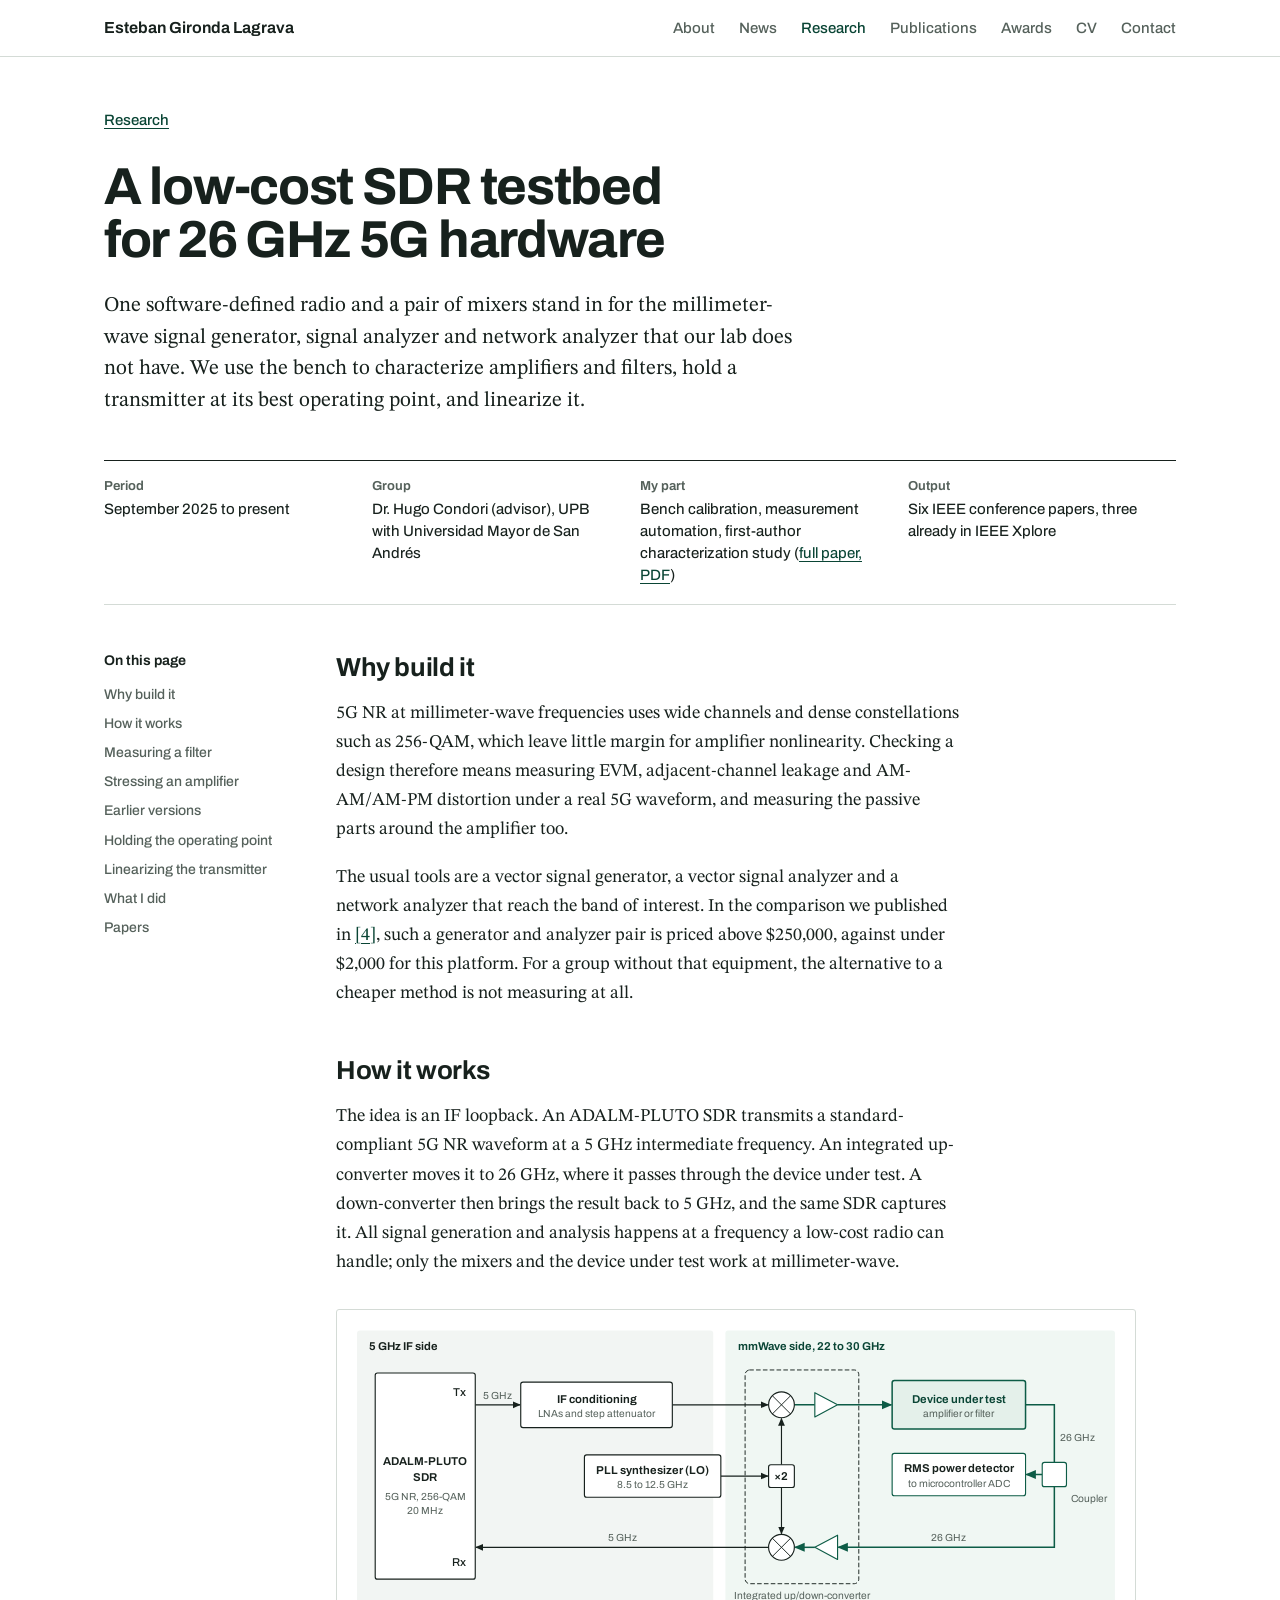
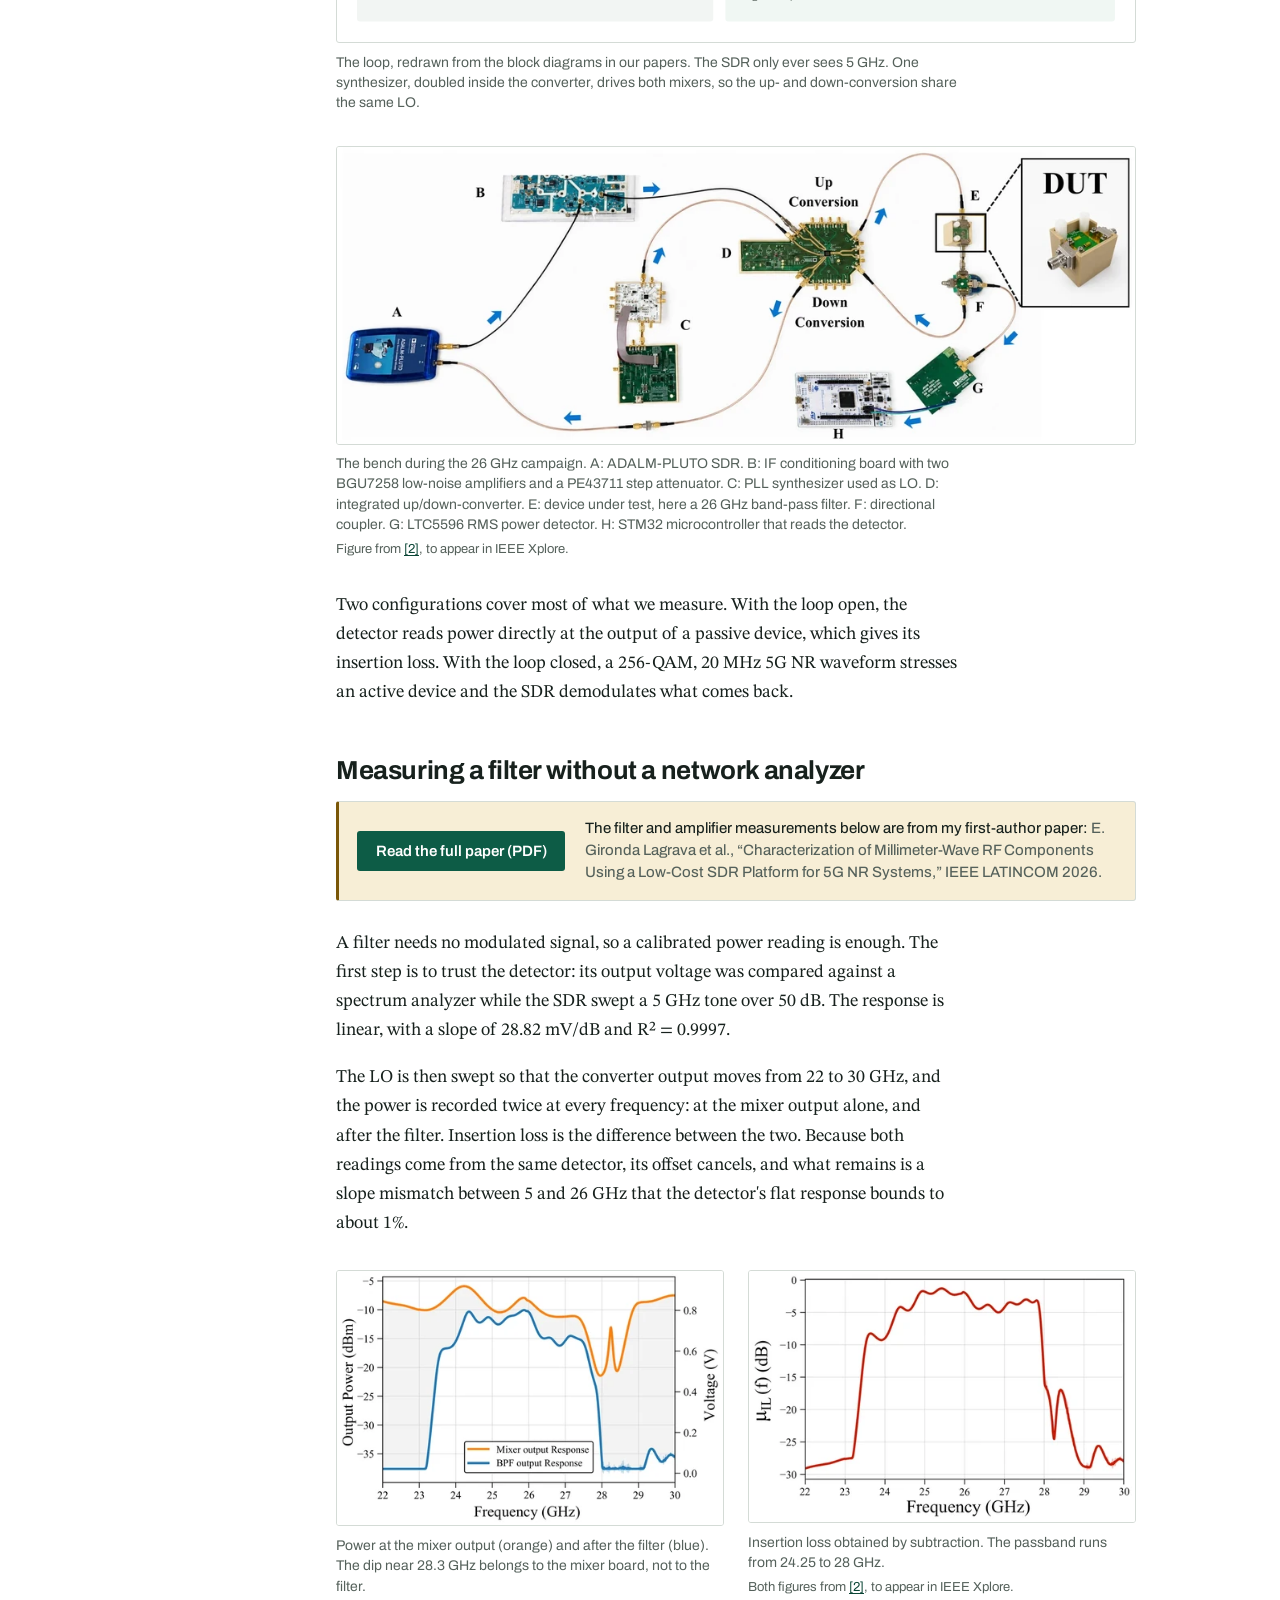
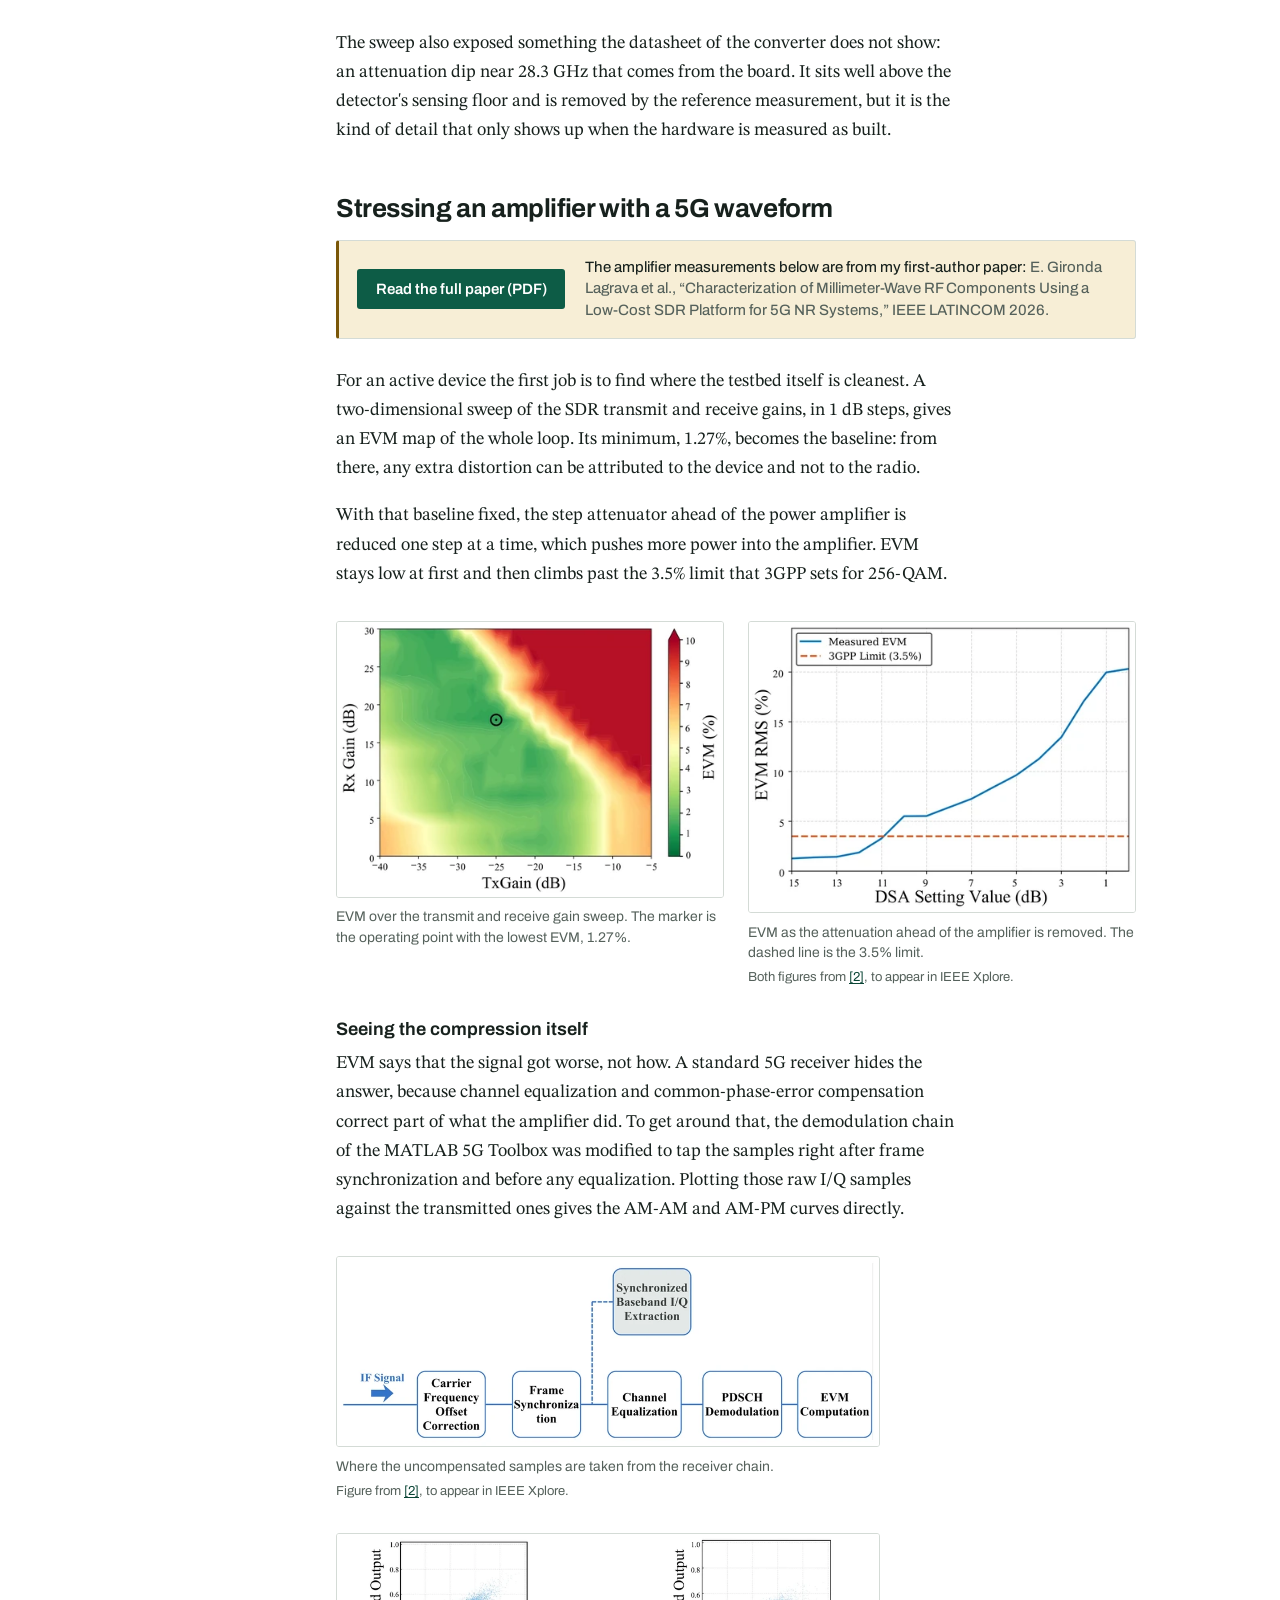
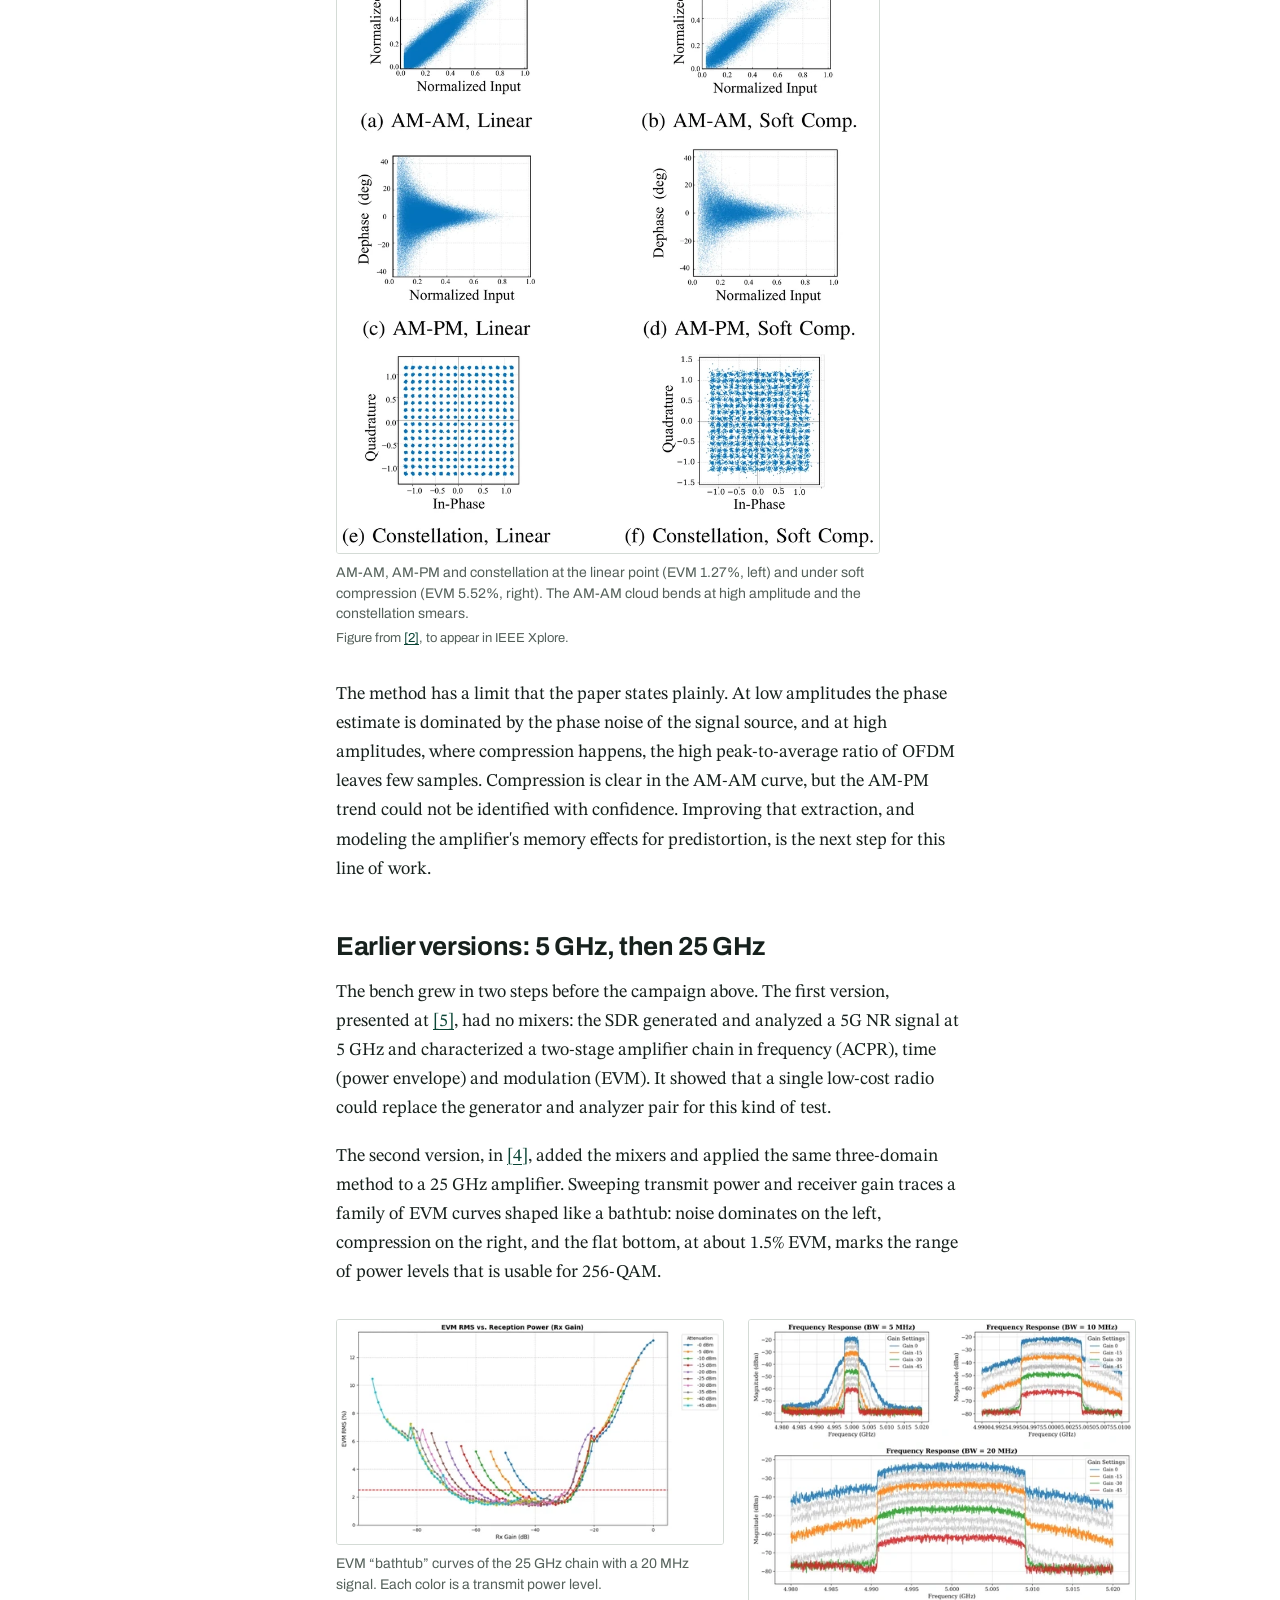
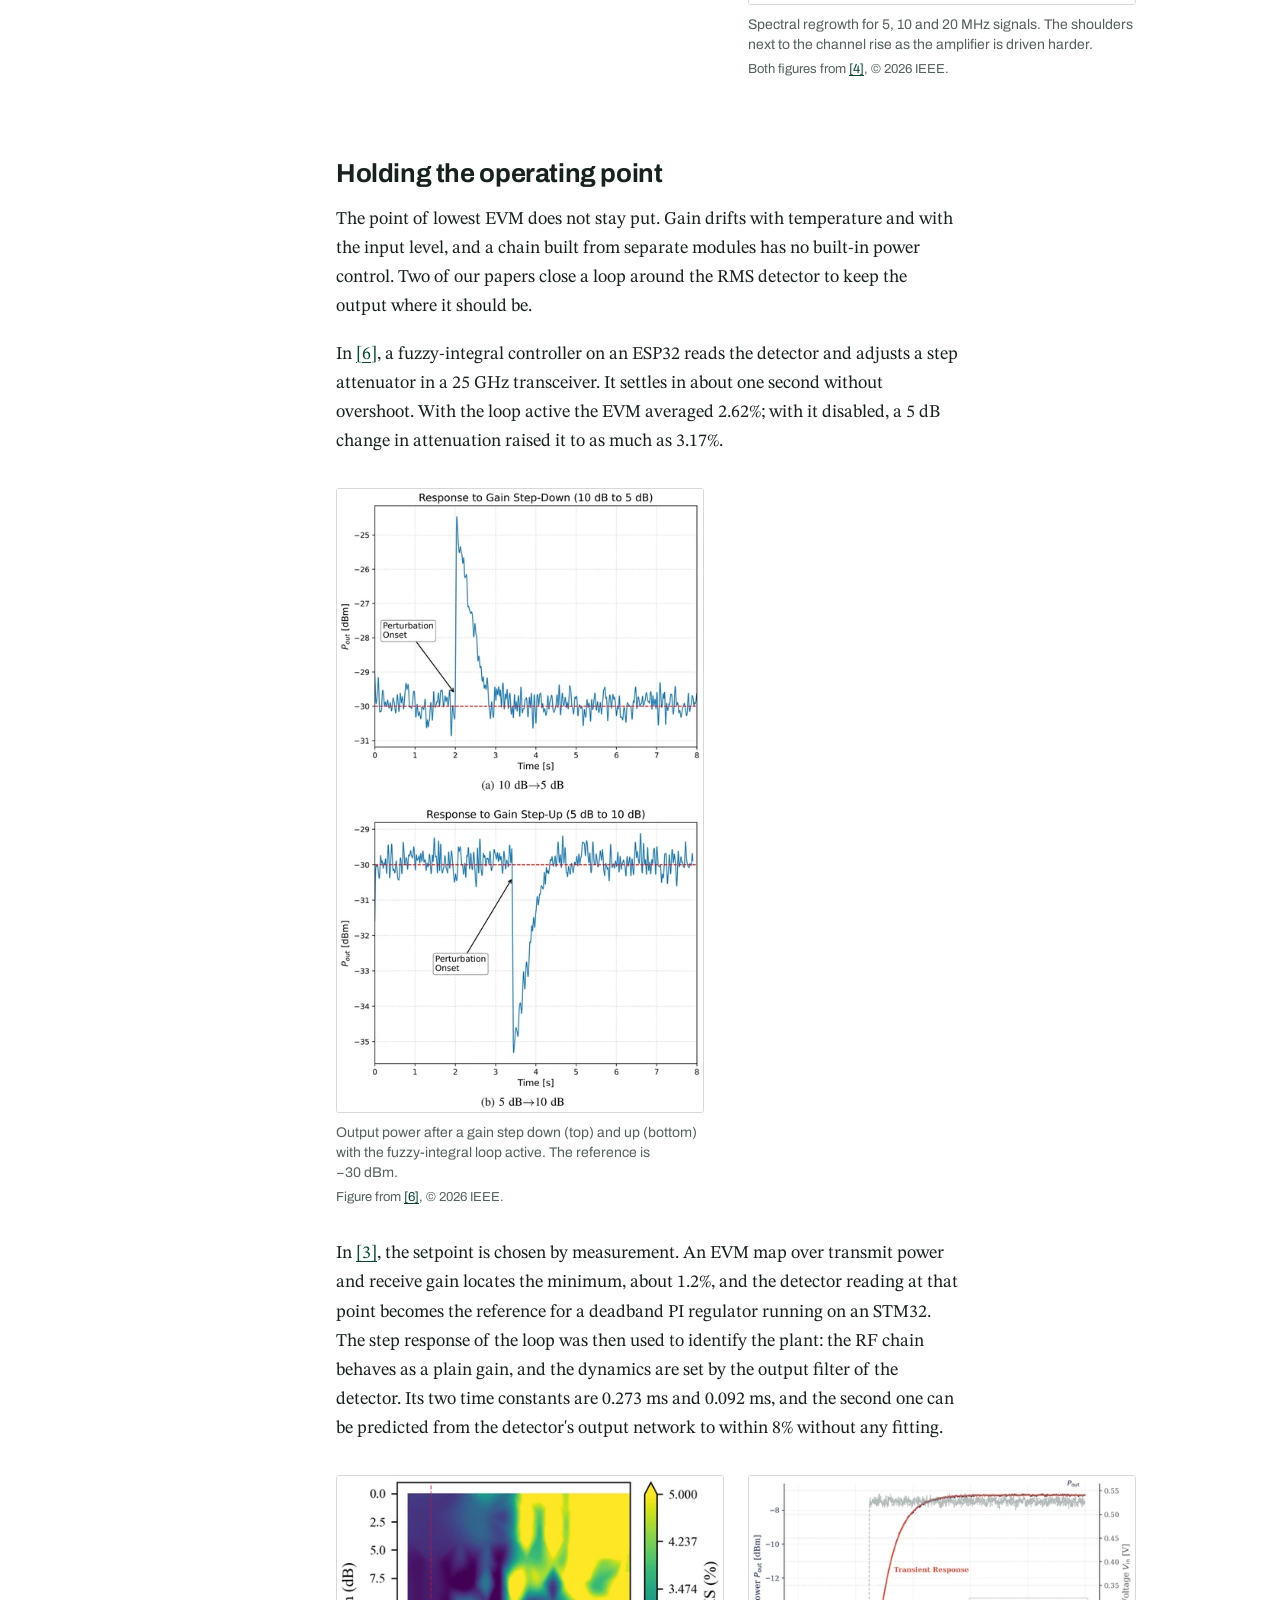
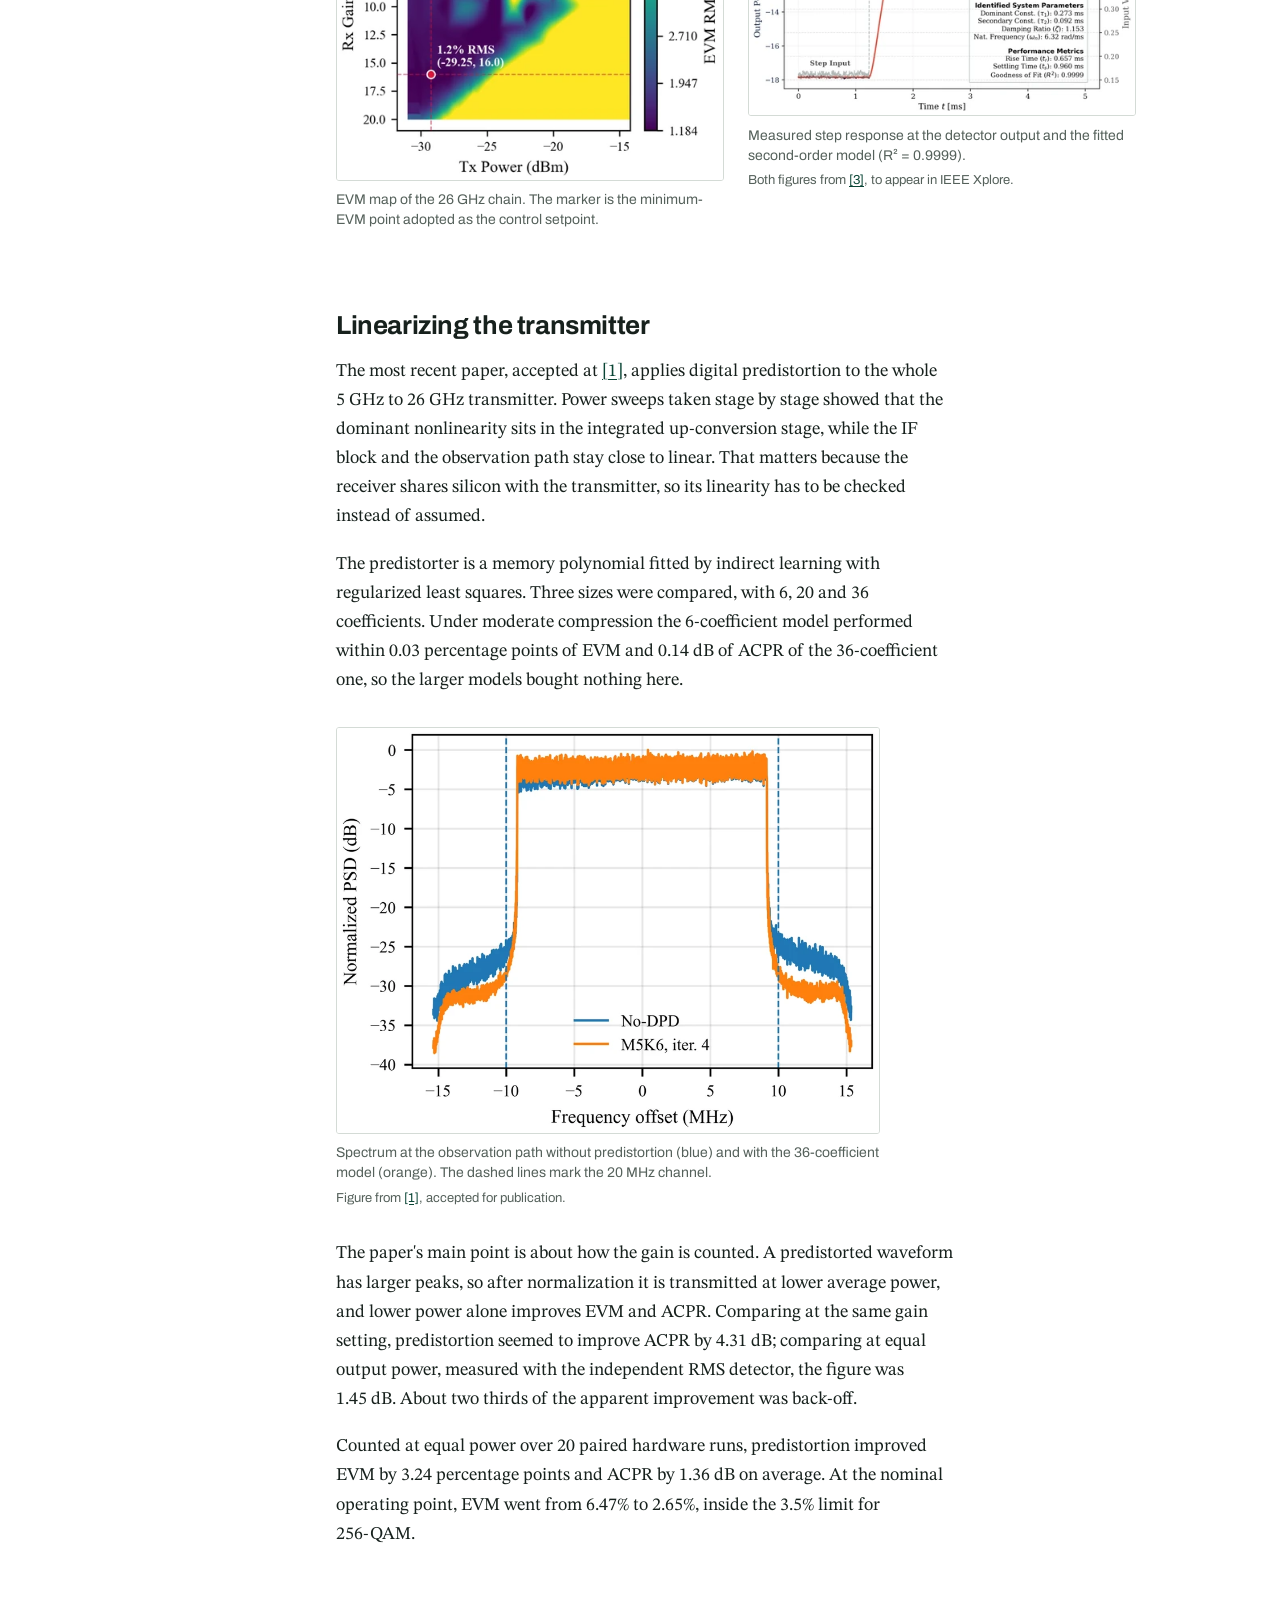
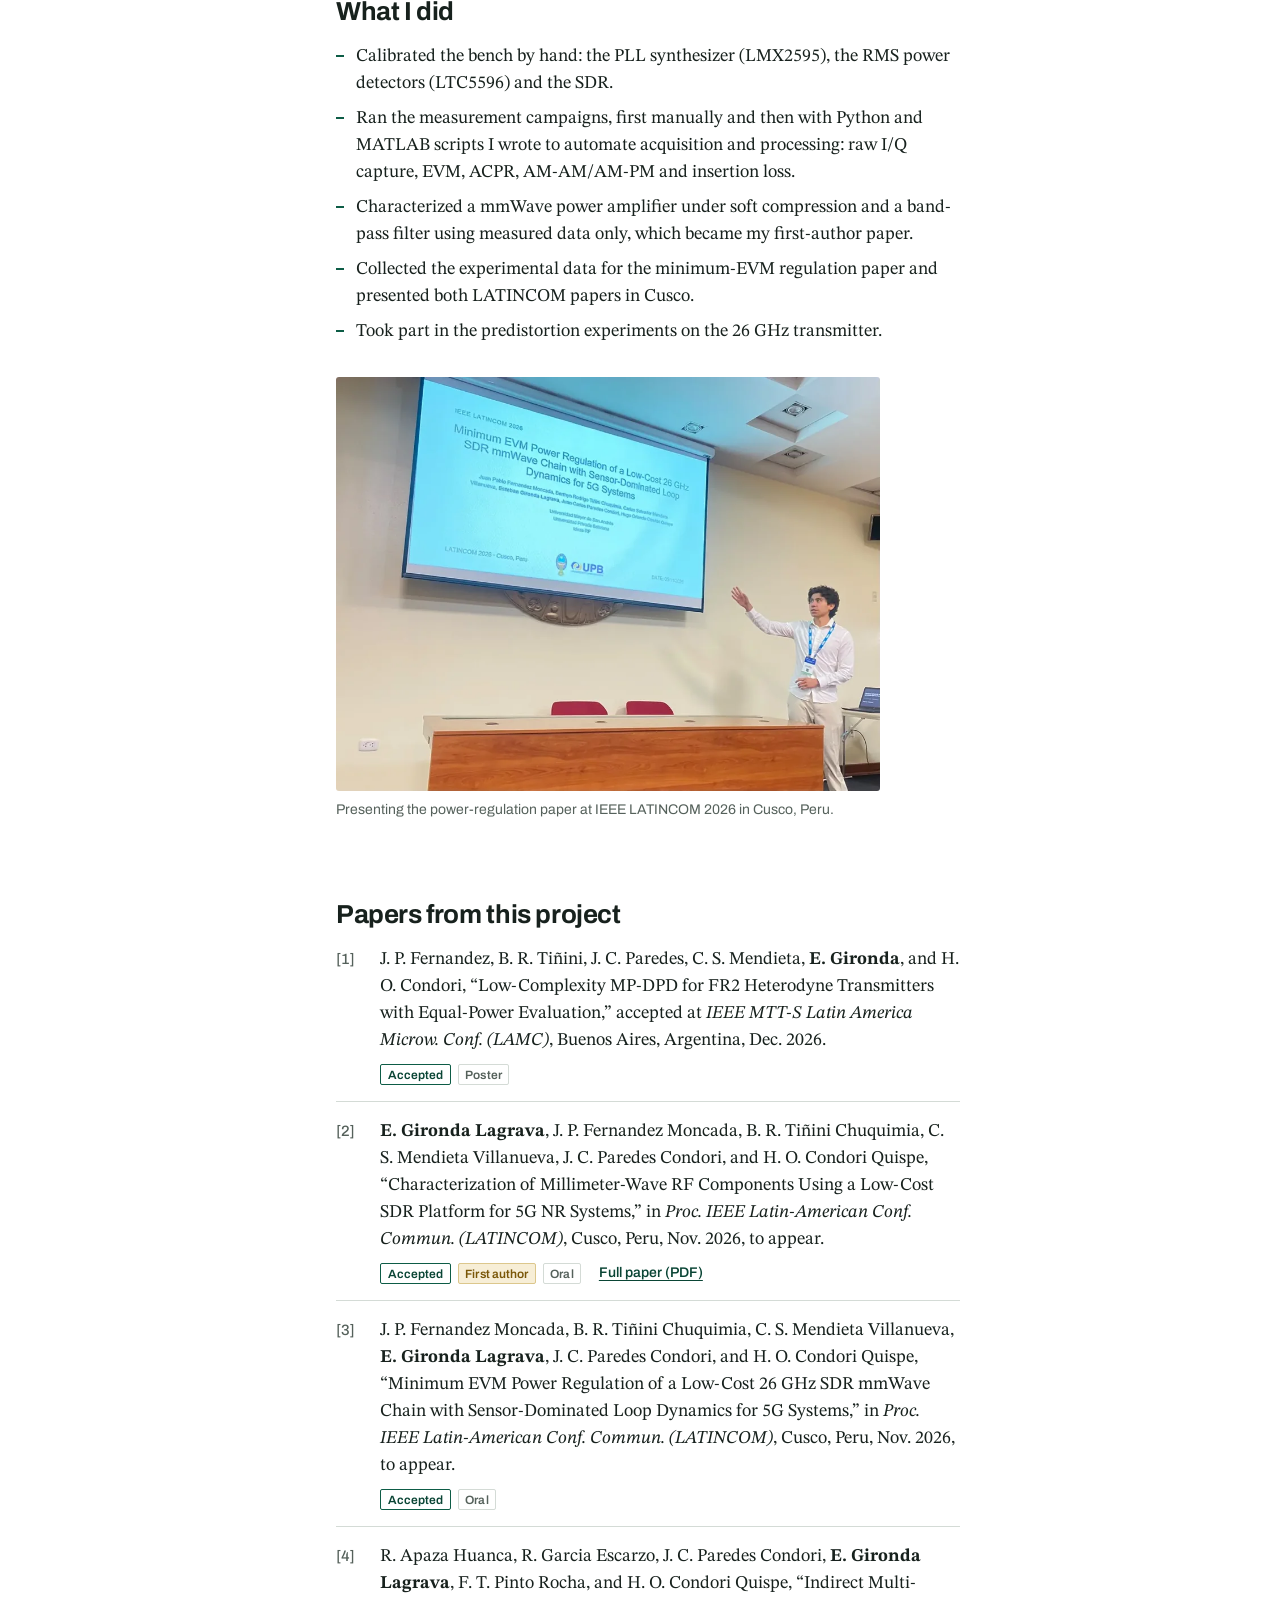
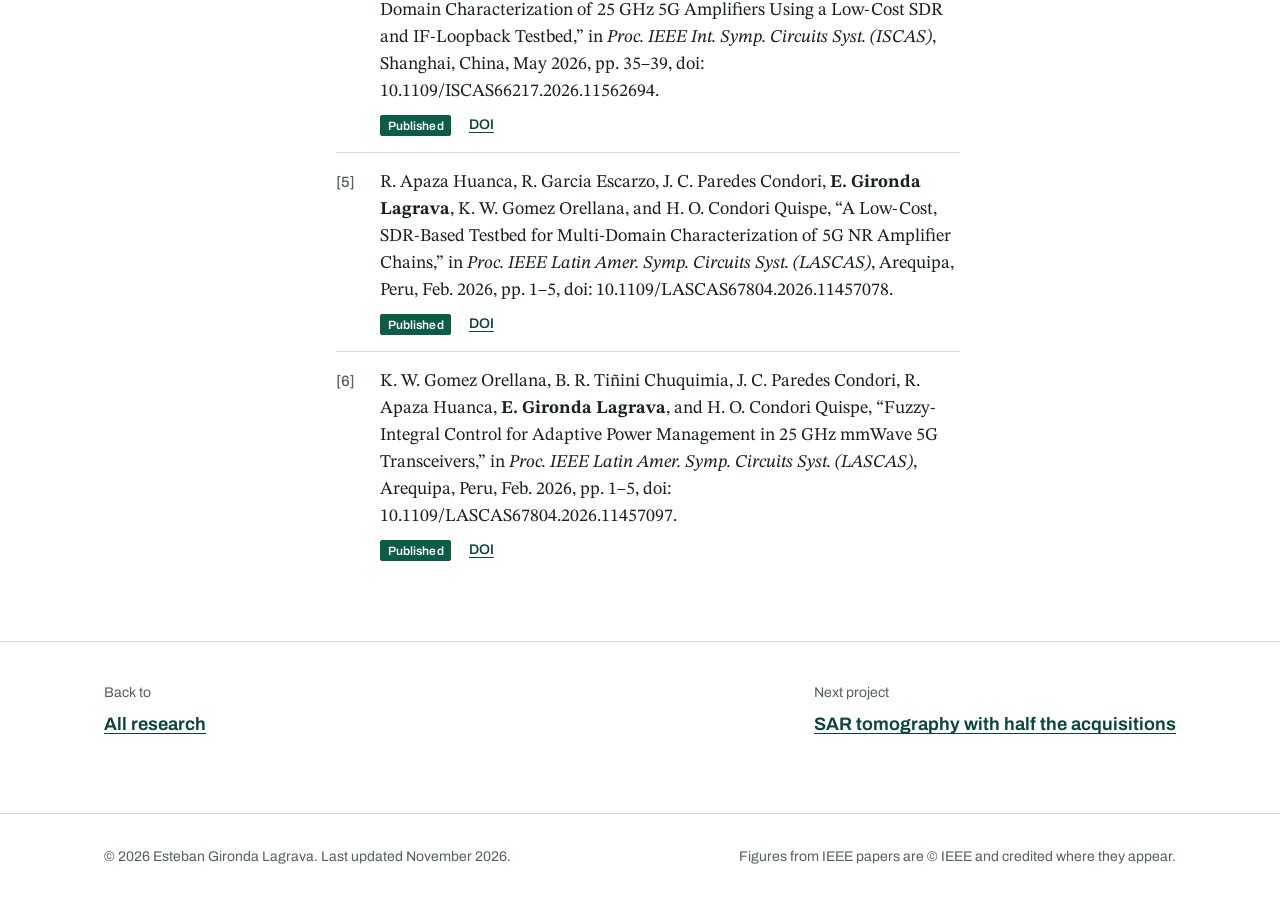
<file: projects/mmwave-testbed.html>
<!DOCTYPE html>
<html lang="en" data-base="../">
<head>
  <meta charset="utf-8">
  <meta name="viewport" content="width=device-width, initial-scale=1">
  <title>A low-cost SDR testbed for 26 GHz 5G hardware | Esteban Gironda Lagrava</title>
  <meta name="description" content="How one low-cost software-defined radio and a pair of mixers characterize, regulate and linearize 26 GHz 5G hardware without millimeter-wave instruments, and what I did in the project.">
  <meta name="author" content="Esteban Gironda Lagrava">
  <meta property="og:title" content="A low-cost SDR testbed for 26 GHz 5G hardware">
  <meta property="og:description" content="Characterizing, regulating and linearizing 26 GHz 5G hardware with one low-cost SDR and a pair of mixers.">
  <meta property="og:image" content="../assets/img/research/mmwave-testbed-photo.webp">
  <link rel="icon" href="../assets/img/favicon.svg" type="image/svg+xml">
  <link rel="preload" href="../assets/fonts/archivo-latin-wght.woff2" as="font" type="font/woff2" crossorigin>
  <link rel="preload" href="../assets/fonts/stix-two-text-latin-wght.woff2" as="font" type="font/woff2" crossorigin>
  <link rel="stylesheet" href="../assets/css/style.css">
</head>
<body>
<a class="skip" href="#main">Skip to content</a>

<header class="top">
  <div class="wrap">
    <a class="top-name" href="../index.html">Esteban Gironda Lagrava</a>
    <nav aria-label="Sections">
      <ul>
        <li><a href="../index.html#about">About</a></li>
        <li><a href="../index.html#news">News</a></li>
        <li><a href="../index.html#research" aria-current="page">Research</a></li>
        <li><a href="../index.html#publications">Publications</a></li>
        <li><a href="../index.html#awards">Awards</a></li>
        <li><a href="../index.html#cv">CV</a></li>
        <li><a href="../index.html#contact">Contact</a></li>
      </ul>
    </nav>
  </div>
</header>

<main id="main">
  <div class="proj-head">
    <div class="wrap">
      <p class="crumb"><a href="../index.html#research">Research</a></p>
      <h1>A low-cost SDR testbed for 26&nbsp;GHz 5G hardware</h1>
      <p class="lead">One software-defined radio and a pair of mixers stand in for the millimeter-wave signal generator, signal analyzer and network analyzer that our lab does not have. We use the bench to characterize amplifiers and filters, hold a transmitter at its best operating point, and linearize it.</p>
      <dl class="glance">
        <div><dt>Period</dt><dd>September 2025 to present</dd></div>
        <div><dt>Group</dt><dd>Dr. Hugo Condori (advisor), UPB with Universidad Mayor de San Andrés</dd></div>
        <div><dt>My part</dt><dd>Bench calibration, measurement automation, first-author characterization study (<a href="../files/Gironda_LATINCOM2026_mmWave_characterization.pdf">full paper, PDF</a>)</dd></div>
        <div><dt>Output</dt><dd>Six IEEE conference papers, three already in IEEE Xplore</dd></div>
      </dl>
    </div>
  </div>

  <div class="doc">
    <div class="wrap">
      <nav class="toc" aria-label="On this page">
        <h2>On this page</h2>
        <ol>
          <li><a href="#why">Why build it</a></li>
          <li><a href="#how">How it works</a></li>
          <li><a href="#filter">Measuring a filter</a></li>
          <li><a href="#amplifier">Stressing an amplifier</a></li>
          <li><a href="#earlier">Earlier versions</a></li>
          <li><a href="#control">Holding the operating point</a></li>
          <li><a href="#dpd">Linearizing the transmitter</a></li>
          <li><a href="#role">What I did</a></li>
          <li><a href="#papers">Papers</a></li>
        </ol>
      </nav>

      <div class="prose">

        <section id="why">
          <h2>Why build it</h2>
          <p>5G NR at millimeter-wave frequencies uses wide channels and dense constellations such as 256-QAM, which leave little margin for amplifier nonlinearity. Checking a design therefore means measuring EVM, adjacent-channel leakage and AM-AM/AM-PM distortion under a real 5G waveform, and measuring the passive parts around the amplifier too.</p>
          <p>The usual tools are a vector signal generator, a vector signal analyzer and a network analyzer that reach the band of interest. In the comparison we published in <a data-cite="iscas2026" href="../index.html#publications">ISCAS 2026</a>, such a generator and analyzer pair is priced above $250,000, against under $2,000 for this platform. For a group without that equipment, the alternative to a cheaper method is not measuring at all.</p>
        </section>

        <section id="how">
          <h2>How it works</h2>
          <p>The idea is an IF loopback. An ADALM-PLUTO SDR transmits a standard-compliant 5G NR waveform at a 5&nbsp;GHz intermediate frequency. An integrated up-converter moves it to 26&nbsp;GHz, where it passes through the device under test. A down-converter then brings the result back to 5&nbsp;GHz, and the same SDR captures it. All signal generation and analysis happens at a frequency a low-cost radio can handle; only the mixers and the device under test work at millimeter-wave.</p>

          <figure class="fig pad">
            <div class="frame scroll">
              <svg class="sch" viewBox="0 34 1000 396" role="img" aria-labelledby="bd-title bd-desc">
                <title id="bd-title">Block diagram of the IF-loopback testbed</title>
                <desc id="bd-desc">On the 5 GHz side, the SDR transmit port feeds an IF conditioning board. An integrated converter mixes the signal up to the millimeter-wave band, where it passes through the device under test. A coupler sends part of the output to an RMS power detector read by a microcontroller; the rest is mixed back down to 5 GHz and returns to the SDR receive port. A PLL synthesizer, doubled inside the converter, drives both mixers.</desc>
                <defs>
                  <marker id="ah" viewBox="0 0 8 8" refX="7.2" refY="4" markerWidth="7" markerHeight="7" orient="auto-start-reverse"><path class="arrow" d="M0 .6L8 4L0 7.4Z"/></marker>
                  <marker id="ahr" viewBox="0 0 8 8" refX="7.2" refY="4" markerWidth="7" markerHeight="7" orient="auto-start-reverse"><path class="arrow rf" d="M0 .6L8 4L0 7.4Z"/></marker>
                </defs>

                <rect class="zone-if" x="0" y="40" width="470" height="384" rx="4"/>
                <rect class="zone-rf" x="486" y="40" width="514" height="384" rx="4"/>
                <text class="strong" x="16" y="66">5 GHz IF side</text>
                <text class="strong rf" x="502" y="66">mmWave side, 22 to 30 GHz</text>

                <!-- transmit path -->
                <path class="wire" d="M156 138H215" marker-end="url(#ah)"/>
                <path class="wire" d="M416 138H542" marker-end="url(#ah)"/>
                <path class="wire rf" d="M577 138H604"/>
                <path class="wire rf" d="M634 138H705" marker-end="url(#ahr)"/>
                <path class="wire rf" d="M882 138H920V326H635" marker-end="url(#ahr)"/>
                <!-- receive path -->
                <path class="wire rf" d="M604 326H578" marker-end="url(#ahr)"/>
                <path class="wire" d="M543 326H157" marker-end="url(#ah)"/>
                <!-- detector branch -->
                <path class="wire rf" d="M904 230H883" marker-end="url(#ahr)"/>
                <!-- local oscillator -->
                <path class="wire" d="M480 232H542" marker-end="url(#ah)"/>
                <path class="wire" d="M560 217V156" marker-end="url(#ah)"/>
                <path class="wire" d="M560 247V308" marker-end="url(#ah)"/>

                <rect class="thin dash" x="512" y="92" width="150" height="282" rx="6"/>
                <text class="small" x="587" y="394" text-anchor="middle">Integrated up/down-converter</text>

                <rect class="part" x="24" y="96" width="132" height="272" rx="3"/>
                <text class="strong" x="90" y="218" text-anchor="middle">ADALM-PLUTO</text>
                <text class="strong" x="90" y="238" text-anchor="middle">SDR</text>
                <text class="small" x="90" y="264" text-anchor="middle">5G NR, 256-QAM</text>
                <text class="small" x="90" y="282" text-anchor="middle">20 MHz</text>
                <text x="144" y="126" text-anchor="end">Tx</text>
                <text x="144" y="350" text-anchor="end">Rx</text>

                <rect class="part" x="216" y="108" width="200" height="60" rx="3"/>
                <text class="strong" x="316" y="135" text-anchor="middle">IF conditioning</text>
                <text class="small" x="316" y="154" text-anchor="middle">LNAs and step attenuator</text>

                <rect class="part" x="300" y="204" width="180" height="56" rx="3"/>
                <text class="strong" x="390" y="229" text-anchor="middle">PLL synthesizer (LO)</text>
                <text class="small" x="390" y="248" text-anchor="middle">8.5 to 12.5 GHz</text>

                <circle class="part" cx="560" cy="138" r="17"/>
                <path class="thin" d="M548 126L572 150M572 126L548 150"/>
                <circle class="part" cx="560" cy="326" r="17"/>
                <path class="thin" d="M548 314L572 338M572 314L548 338"/>
                <rect class="part" x="543" y="217" width="34" height="30" rx="3"/>
                <text class="strong" x="560" y="237" text-anchor="middle">×2</text>
                <path class="part rf" d="M604 122V154L634 138Z"/>
                <path class="part rf" d="M634 310V342L604 326Z"/>

                <rect class="dut" x="706" y="106" width="176" height="64" rx="3"/>
                <text class="strong rf" x="794" y="135" text-anchor="middle">Device under test</text>
                <text class="small" x="794" y="154" text-anchor="middle">amplifier or filter</text>

                <rect class="part rf" x="904" y="214" width="32" height="32" rx="3"/>
                <text class="small" x="942" y="266">Coupler</text>

                <rect class="part rf" x="706" y="202" width="176" height="56" rx="3"/>
                <text class="strong" x="794" y="227" text-anchor="middle">RMS power detector</text>
                <text class="small" x="794" y="246" text-anchor="middle">to microcontroller ADC</text>

                <text class="small" x="186" y="130" text-anchor="middle">5 GHz</text>
                <text class="small rf" x="928" y="186">26 GHz</text>
                <text class="small rf" x="780" y="318" text-anchor="middle">26 GHz</text>
                <text class="small" x="350" y="318" text-anchor="middle">5 GHz</text>
              </svg>
            </div>
            <figcaption>The loop, redrawn from the block diagrams in our papers. The SDR only ever sees 5&nbsp;GHz. One synthesizer, doubled inside the converter, drives both mixers, so the up- and down-conversion share the same LO.</figcaption>
          </figure>

          <figure class="fig">
            <a href="../assets/img/research/mmwave-testbed-photo.webp"><img src="../assets/img/research/mmwave-testbed-photo.webp" srcset="../assets/img/research/mmwave-testbed-photo-w480.webp 480w, ../assets/img/research/mmwave-testbed-photo-w960.webp 960w, ../assets/img/research/mmwave-testbed-photo.webp 1600w" sizes="(max-width: 47.5rem) 89vw, 798px" width="1600" height="595" loading="lazy" alt="Photograph of the boards on a white bench, labelled A to H and joined by coaxial cables, with an inset showing the filter under test."></a>
            <figcaption>The bench during the 26&nbsp;GHz campaign. A: ADALM-PLUTO SDR. B: IF conditioning board with two BGU7258 low-noise amplifiers and a PE43711 step attenuator. C: PLL synthesizer used as LO. D: integrated up/down-converter. E: device under test, here a 26&nbsp;GHz band-pass filter. F: directional coupler. G: LTC5596 RMS power detector. H: STM32 microcontroller that reads the detector.
              <span class="credit">Figure from <a data-cite="latincom2026-char" href="../index.html#publications">LATINCOM 2026</a>, to appear in IEEE Xplore.</span></figcaption>
          </figure>

          <p>Two configurations cover most of what we measure. With the loop open, the detector reads power directly at the output of a passive device, which gives its insertion loss. With the loop closed, a 256-QAM, 20&nbsp;MHz 5G NR waveform stresses an active device and the SDR demodulates what comes back.</p>
        </section>

        <section id="filter">
          <h2>Measuring a filter without a network analyzer</h2>
          <div class="paper-cta">
            <a class="btn" href="../files/Gironda_LATINCOM2026_mmWave_characterization.pdf">Read the full paper (PDF)</a>
            <p>The filter and amplifier measurements below are from my first-author paper: <cite>E. Gironda Lagrava et al., “Characterization of Millimeter-Wave RF Components Using a Low-Cost SDR Platform for 5G NR Systems,” IEEE LATINCOM 2026.</cite></p>
          </div>
          <p>A filter needs no modulated signal, so a calibrated power reading is enough. The first step is to trust the detector: its output voltage was compared against a spectrum analyzer while the SDR swept a 5&nbsp;GHz tone over 50&nbsp;dB. The response is linear, with a slope of 28.82&nbsp;mV/dB and R² = 0.9997.</p>
          <p>The LO is then swept so that the converter output moves from 22 to 30&nbsp;GHz, and the power is recorded twice at every frequency: at the mixer output alone, and after the filter. Insertion loss is the difference between the two. Because both readings come from the same detector, its offset cancels, and what remains is a slope mismatch between 5 and 26&nbsp;GHz that the detector's flat response bounds to about 1%.</p>

          <div class="fig-row">
            <figure class="fig">
              <a href="../assets/img/research/mmwave-filter-power-sweep.webp"><img src="../assets/img/research/mmwave-filter-power-sweep.webp" srcset="../assets/img/research/mmwave-filter-power-sweep-w480.webp 480w, ../assets/img/research/mmwave-filter-power-sweep-w960.webp 960w, ../assets/img/research/mmwave-filter-power-sweep.webp 1200w" sizes="(max-width: 47.5rem) 89vw, 386px" width="1200" height="791" loading="lazy" alt="Output power against frequency from 22 to 30 GHz for the mixer alone and for the mixer followed by the band-pass filter."></a>
              <figcaption>Power at the mixer output (orange) and after the filter (blue). The dip near 28.3&nbsp;GHz belongs to the mixer board, not to the filter.</figcaption>
            </figure>
            <figure class="fig">
              <a href="../assets/img/research/mmwave-filter-insertion-loss.webp"><img src="../assets/img/research/mmwave-filter-insertion-loss.webp" srcset="../assets/img/research/mmwave-filter-insertion-loss-w480.webp 480w, ../assets/img/research/mmwave-filter-insertion-loss-w960.webp 960w, ../assets/img/research/mmwave-filter-insertion-loss.webp 1200w" sizes="(max-width: 47.5rem) 89vw, 386px" width="1200" height="781" loading="lazy" alt="Insertion loss of the filter against frequency, flat near minus 3 dB between about 24 and 28 GHz and falling to about minus 28 dB outside."></a>
              <figcaption>Insertion loss obtained by subtraction. The passband runs from 24.25 to 28&nbsp;GHz.
                <span class="credit">Both figures from <a data-cite="latincom2026-char" href="../index.html#publications">LATINCOM 2026</a>, to appear in IEEE Xplore.</span></figcaption>
            </figure>
          </div>

          <p>The sweep also exposed something the datasheet of the converter does not show: an attenuation dip near 28.3&nbsp;GHz that comes from the board. It sits well above the detector's sensing floor and is removed by the reference measurement, but it is the kind of detail that only shows up when the hardware is measured as built.</p>
        </section>

        <section id="amplifier">
          <h2>Stressing an amplifier with a 5G waveform</h2>
          <div class="paper-cta">
            <a class="btn" href="../files/Gironda_LATINCOM2026_mmWave_characterization.pdf">Read the full paper (PDF)</a>
            <p>The amplifier measurements below are from my first-author paper: <cite>E. Gironda Lagrava et al., “Characterization of Millimeter-Wave RF Components Using a Low-Cost SDR Platform for 5G NR Systems,” IEEE LATINCOM 2026.</cite></p>
          </div>
          <p>For an active device the first job is to find where the testbed itself is cleanest. A two-dimensional sweep of the SDR transmit and receive gains, in 1&nbsp;dB steps, gives an EVM map of the whole loop. Its minimum, 1.27%, becomes the baseline: from there, any extra distortion can be attributed to the device and not to the radio.</p>
          <p>With that baseline fixed, the step attenuator ahead of the power amplifier is reduced one step at a time, which pushes more power into the amplifier. EVM stays low at first and then climbs past the 3.5% limit that 3GPP sets for 256-QAM.</p>

          <div class="fig-row">
            <figure class="fig">
              <a href="../assets/img/research/mmwave-evm-heatmap.webp"><img src="../assets/img/research/mmwave-evm-heatmap.webp" srcset="../assets/img/research/mmwave-evm-heatmap-w480.webp 480w, ../assets/img/research/mmwave-evm-heatmap-w960.webp 960w, ../assets/img/research/mmwave-evm-heatmap.webp 1200w" sizes="(max-width: 47.5rem) 89vw, 386px" width="1200" height="854" loading="lazy" alt="Heat map of EVM over transmit gain and receive gain, with a low-EVM green region, a high-EVM red region at high gains and a marker at the minimum."></a>
              <figcaption>EVM over the transmit and receive gain sweep. The marker is the operating point with the lowest EVM, 1.27%.</figcaption>
            </figure>
            <figure class="fig">
              <a href="../assets/img/research/mmwave-evm-vs-dsa.webp"><img src="../assets/img/research/mmwave-evm-vs-dsa.webp" srcset="../assets/img/research/mmwave-evm-vs-dsa-w480.webp 480w, ../assets/img/research/mmwave-evm-vs-dsa-w960.webp 960w, ../assets/img/research/mmwave-evm-vs-dsa.webp 1194w" sizes="(max-width: 47.5rem) 89vw, 386px" width="1194" height="897" loading="lazy" alt="EVM against attenuator setting, rising from about 1.3 percent at 15 dB of attenuation to about 20 percent at 0 dB, crossing a dashed line at 3.5 percent."></a>
              <figcaption>EVM as the attenuation ahead of the amplifier is removed. The dashed line is the 3.5% limit.
                <span class="credit">Both figures from <a data-cite="latincom2026-char" href="../index.html#publications">LATINCOM 2026</a>, to appear in IEEE Xplore.</span></figcaption>
            </figure>
          </div>

          <h3>Seeing the compression itself</h3>
          <p>EVM says that the signal got worse, not how. A standard 5G receiver hides the answer, because channel equalization and common-phase-error compensation correct part of what the amplifier did. To get around that, the demodulation chain of the MATLAB 5G Toolbox was modified to tap the samples right after frame synchronization and before any equalization. Plotting those raw I/Q samples against the transmitted ones gives the AM-AM and AM-PM curves directly.</p>

          <figure class="fig narrow">
            <a href="../assets/img/research/mmwave-iq-extraction.webp"><img src="../assets/img/research/mmwave-iq-extraction.webp" srcset="../assets/img/research/mmwave-iq-extraction-w480.webp 480w, ../assets/img/research/mmwave-iq-extraction-w960.webp 960w, ../assets/img/research/mmwave-iq-extraction.webp 1400w" sizes="(max-width: 47.5rem) 89vw, 542px" width="1400" height="488" loading="lazy" alt="Receiver processing chain: carrier frequency offset correction, frame synchronization, channel equalization, PDSCH demodulation and EVM computation, with a branch after frame synchronization labelled synchronized baseband I/Q extraction."></a>
            <figcaption>Where the uncompensated samples are taken from the receiver chain.
              <span class="credit">Figure from <a data-cite="latincom2026-char" href="../index.html#publications">LATINCOM 2026</a>, to appear in IEEE Xplore.</span></figcaption>
          </figure>

          <figure class="fig narrow">
            <a href="../assets/img/research/mmwave-amam-ampm.webp"><img src="../assets/img/research/mmwave-amam-ampm.webp" srcset="../assets/img/research/mmwave-amam-ampm-w480.webp 480w, ../assets/img/research/mmwave-amam-ampm-w960.webp 960w, ../assets/img/research/mmwave-amam-ampm.webp 1400w" sizes="(max-width: 47.5rem) 89vw, 542px" width="1400" height="1598" loading="lazy" alt="Six panels: AM-AM, AM-PM and 256-QAM constellation, each at the linear operating point and under soft compression. Under compression the AM-AM cloud bends at high input amplitude and the constellation points smear."></a>
            <figcaption>AM-AM, AM-PM and constellation at the linear point (EVM 1.27%, left) and under soft compression (EVM 5.52%, right). The AM-AM cloud bends at high amplitude and the constellation smears.
              <span class="credit">Figure from <a data-cite="latincom2026-char" href="../index.html#publications">LATINCOM 2026</a>, to appear in IEEE Xplore.</span></figcaption>
          </figure>

          <p>The method has a limit that the paper states plainly. At low amplitudes the phase estimate is dominated by the phase noise of the signal source, and at high amplitudes, where compression happens, the high peak-to-average ratio of OFDM leaves few samples. Compression is clear in the AM-AM curve, but the AM-PM trend could not be identified with confidence. Improving that extraction, and modeling the amplifier's memory effects for predistortion, is the next step for this line of work.</p>
        </section>

        <section id="earlier">
          <h2>Earlier versions: 5&nbsp;GHz, then 25&nbsp;GHz</h2>
          <p>The bench grew in two steps before the campaign above. The first version, presented at <a data-cite="lascas2026-testbed" href="../index.html#publications">LASCAS 2026</a>, had no mixers: the SDR generated and analyzed a 5G NR signal at 5&nbsp;GHz and characterized a two-stage amplifier chain in frequency (ACPR), time (power envelope) and modulation (EVM). It showed that a single low-cost radio could replace the generator and analyzer pair for this kind of test.</p>
          <p>The second version, in <a data-cite="iscas2026" href="../index.html#publications">ISCAS 2026</a>, added the mixers and applied the same three-domain method to a 25&nbsp;GHz amplifier. Sweeping transmit power and receiver gain traces a family of EVM curves shaped like a bathtub: noise dominates on the left, compression on the right, and the flat bottom, at about 1.5% EVM, marks the range of power levels that is usable for 256-QAM.</p>

          <div class="fig-row">
            <figure class="fig">
              <a href="../assets/img/research/mmwave-evm-bathtub.webp"><img src="../assets/img/research/mmwave-evm-bathtub.webp" srcset="../assets/img/research/mmwave-evm-bathtub-w480.webp 480w, ../assets/img/research/mmwave-evm-bathtub-w960.webp 960w, ../assets/img/research/mmwave-evm-bathtub.webp 1400w" sizes="(max-width: 47.5rem) 89vw, 386px" width="1400" height="811" loading="lazy" alt="A family of EVM curves against receiver gain for ten transmit attenuation settings; each curve falls, stays flat near 1.5 percent and rises steeply."></a>
              <figcaption>EVM “bathtub” curves of the 25&nbsp;GHz chain with a 20&nbsp;MHz signal. Each color is a transmit power level.</figcaption>
            </figure>
            <figure class="fig">
              <a href="../assets/img/research/mmwave-spectral-regrowth.webp"><img src="../assets/img/research/mmwave-spectral-regrowth.webp" srcset="../assets/img/research/mmwave-spectral-regrowth-w480.webp 480w, ../assets/img/research/mmwave-spectral-regrowth-w960.webp 960w, ../assets/img/research/mmwave-spectral-regrowth.webp 1400w" sizes="(max-width: 47.5rem) 89vw, 386px" width="1400" height="1029" loading="lazy" alt="Power spectral density of the down-converted signal for 5, 10 and 20 MHz bandwidths at several gain settings; the skirts next to the channel rise as gain increases."></a>
              <figcaption>Spectral regrowth for 5, 10 and 20&nbsp;MHz signals. The shoulders next to the channel rise as the amplifier is driven harder.
                <span class="credit">Both figures from <a data-cite="iscas2026" href="../index.html#publications">ISCAS 2026</a>, © 2026 IEEE.</span></figcaption>
            </figure>
          </div>
        </section>

        <section id="control">
          <h2>Holding the operating point</h2>
          <p>The point of lowest EVM does not stay put. Gain drifts with temperature and with the input level, and a chain built from separate modules has no built-in power control. Two of our papers close a loop around the RMS detector to keep the output where it should be.</p>
          <p>In <a data-cite="lascas2026-fuzzy" href="../index.html#publications">LASCAS 2026</a>, a fuzzy-integral controller on an ESP32 reads the detector and adjusts a step attenuator in a 25&nbsp;GHz transceiver. It settles in about one second without overshoot. With the loop active the EVM averaged 2.62%; with it disabled, a 5&nbsp;dB change in attenuation raised it to as much as 3.17%.</p>

          <figure class="fig slim">
            <a href="../assets/img/research/mmwave-fuzzy-transient.webp"><img src="../assets/img/research/mmwave-fuzzy-transient.webp" srcset="../assets/img/research/mmwave-fuzzy-transient-w480.webp 480w, ../assets/img/research/mmwave-fuzzy-transient.webp 1000w" sizes="(max-width: 47.5rem) 89vw, 366px" width="1000" height="1703" loading="lazy" alt="Output power against time for two disturbances. After a 5 dB gain step in either direction the power spikes and returns to the minus 30 dBm reference within about one second."></a>
            <figcaption>Output power after a gain step down (top) and up (bottom) with the fuzzy-integral loop active. The reference is −30&nbsp;dBm.
              <span class="credit">Figure from <a data-cite="lascas2026-fuzzy" href="../index.html#publications">LASCAS 2026</a>, © 2026 IEEE.</span></figcaption>
          </figure>
          <p>In <a data-cite="latincom2026-evm" href="../index.html#publications">LATINCOM 2026</a>, the setpoint is chosen by measurement. An EVM map over transmit power and receive gain locates the minimum, about 1.2%, and the detector reading at that point becomes the reference for a deadband PI regulator running on an STM32. The step response of the loop was then used to identify the plant: the RF chain behaves as a plain gain, and the dynamics are set by the output filter of the detector. Its two time constants are 0.273&nbsp;ms and 0.092&nbsp;ms, and the second one can be predicted from the detector's output network to within 8% without any fitting.</p>

          <div class="fig-row">
            <figure class="fig">
              <a href="../assets/img/research/mmwave-evm-map-setpoint.webp"><img src="../assets/img/research/mmwave-evm-map-setpoint.webp" srcset="../assets/img/research/mmwave-evm-map-setpoint-w480.webp 480w, ../assets/img/research/mmwave-evm-map-setpoint-w960.webp 960w, ../assets/img/research/mmwave-evm-map-setpoint.webp 1200w" sizes="(max-width: 47.5rem) 89vw, 386px" width="1200" height="943" loading="lazy" alt="Map of EVM over transmit power and receive gain with a marker at 1.2 percent RMS, at minus 29.25 dBm and 16 dB."></a>
              <figcaption>EVM map of the 26&nbsp;GHz chain. The marker is the minimum-EVM point adopted as the control setpoint.</figcaption>
            </figure>
            <figure class="fig">
              <a href="../assets/img/research/mmwave-step-response.webp"><img src="../assets/img/research/mmwave-step-response.webp" srcset="../assets/img/research/mmwave-step-response-w480.webp 480w, ../assets/img/research/mmwave-step-response-w960.webp 960w, ../assets/img/research/mmwave-step-response.webp 1400w" sizes="(max-width: 47.5rem) 89vw, 386px" width="1400" height="865" loading="lazy" alt="Measured step response at the detector output over 5 milliseconds with a fitted second-order curve on top; the fit reports R squared of 0.9999."></a>
              <figcaption>Measured step response at the detector output and the fitted second-order model (R² = 0.9999).
                <span class="credit">Both figures from <a data-cite="latincom2026-evm" href="../index.html#publications">LATINCOM 2026</a>, to appear in IEEE Xplore.</span></figcaption>
            </figure>
          </div>
        </section>

        <section id="dpd">
          <h2>Linearizing the transmitter</h2>
          <p>The most recent paper, accepted at <a data-cite="lamc2026" href="../index.html#publications">LAMC 2026</a>, applies digital predistortion to the whole 5&nbsp;GHz to 26&nbsp;GHz transmitter. Power sweeps taken stage by stage showed that the dominant nonlinearity sits in the integrated up-conversion stage, while the IF block and the observation path stay close to linear. That matters because the receiver shares silicon with the transmitter, so its linearity has to be checked instead of assumed.</p>
          <p>The predistorter is a memory polynomial fitted by indirect learning with regularized least squares. Three sizes were compared, with 6, 20 and 36 coefficients. Under moderate compression the 6-coefficient model performed within 0.03 percentage points of EVM and 0.14&nbsp;dB of ACPR of the 36-coefficient one, so the larger models bought nothing here.</p>

          <figure class="fig narrow">
            <a href="../assets/img/research/mmwave-dpd-psd.webp"><img src="../assets/img/research/mmwave-dpd-psd.webp" srcset="../assets/img/research/mmwave-dpd-psd-w480.webp 480w, ../assets/img/research/mmwave-dpd-psd-w960.webp 960w, ../assets/img/research/mmwave-dpd-psd.webp 1300w" sizes="(max-width: 47.5rem) 89vw, 542px" width="1300" height="970" loading="lazy" alt="Normalized power spectral density against frequency offset, without predistortion and with it; the skirts outside the 20 MHz channel are a few dB lower with predistortion."></a>
            <figcaption>Spectrum at the observation path without predistortion (blue) and with the 36-coefficient model (orange). The dashed lines mark the 20&nbsp;MHz channel.
              <span class="credit">Figure from <a data-cite="lamc2026" href="../index.html#publications">LAMC 2026</a>, accepted for publication.</span></figcaption>
          </figure>

          <p>The paper's main point is about how the gain is counted. A predistorted waveform has larger peaks, so after normalization it is transmitted at lower average power, and lower power alone improves EVM and ACPR. Comparing at the same gain setting, predistortion seemed to improve ACPR by 4.31&nbsp;dB; comparing at equal output power, measured with the independent RMS detector, the figure was 1.45&nbsp;dB. About two thirds of the apparent improvement was back-off.</p>
          <p>Counted at equal power over 20 paired hardware runs, predistortion improved EVM by 3.24 percentage points and ACPR by 1.36&nbsp;dB on average. At the nominal operating point, EVM went from 6.47% to 2.65%, inside the 3.5% limit for 256-QAM.</p>
        </section>

        <section id="role">
          <h2>What I did</h2>
          <ul class="bul">
            <li>Calibrated the bench by hand: the PLL synthesizer (LMX2595), the RMS power detectors (LTC5596) and the SDR.</li>
            <li>Ran the measurement campaigns, first manually and then with Python and MATLAB scripts I wrote to automate acquisition and processing: raw I/Q capture, EVM, ACPR, AM-AM/AM-PM and insertion loss.</li>
            <li>Characterized a mmWave power amplifier under soft compression and a band-pass filter using measured data only, which became my first-author paper.</li>
            <li>Collected the experimental data for the minimum-EVM regulation paper and presented both LATINCOM papers in Cusco.</li>
            <li>Took part in the predistortion experiments on the 26&nbsp;GHz transmitter.</li>
          </ul>

          <figure class="fig narrow">
            <img src="../assets/img/photos/latincom-2026-talk-evm.webp" srcset="../assets/img/photos/latincom-2026-talk-evm-w360.webp 360w, ../assets/img/photos/latincom-2026-talk-evm-w480.webp 480w, ../assets/img/photos/latincom-2026-talk-evm-w960.webp 960w, ../assets/img/photos/latincom-2026-talk-evm.webp 1280w" sizes="(max-width: 47.5rem) 90vw, 544px" width="1280" height="974" loading="lazy" alt="Esteban pointing at a projected title slide: Minimum EVM Power Regulation of a Low-Cost 26 GHz SDR mmWave Chain with Sensor-Dominated Loop Dynamics for 5G Systems.">
            <figcaption>Presenting the power-regulation paper at IEEE LATINCOM 2026 in Cusco, Peru.</figcaption>
          </figure>
        </section>

        <section id="papers">
          <h2>Papers from this project</h2>
          <!-- Filled in from assets/js/data.js: every publication with project: "mmwave" -->
          <ol class="pubs" data-pubs="all" data-project="mmwave"></ol>
          <noscript><p>The list is on the <a href="../index.html#publications">publications section</a> of the home page.</p></noscript>
        </section>

      </div>
    </div>
  </div>

  <div class="next">
    <div class="wrap">
      <p><small>Back to</small><a href="../index.html#research">All research</a></p>
      <p><small>Next project</small><a href="tomosar.html">SAR tomography with half the acquisitions</a></p>
    </div>
  </div>
</main>

<footer class="foot">
  <div class="wrap">
    <p>© 2026 Esteban Gironda Lagrava. Last updated November 2026.</p>
    <p>Figures from IEEE papers are © IEEE and credited where they appear.</p>
  </div>
</footer>

<script src="../assets/js/data.js"></script>
<script src="../assets/js/site.js"></script>
</body>
</html>
</file>
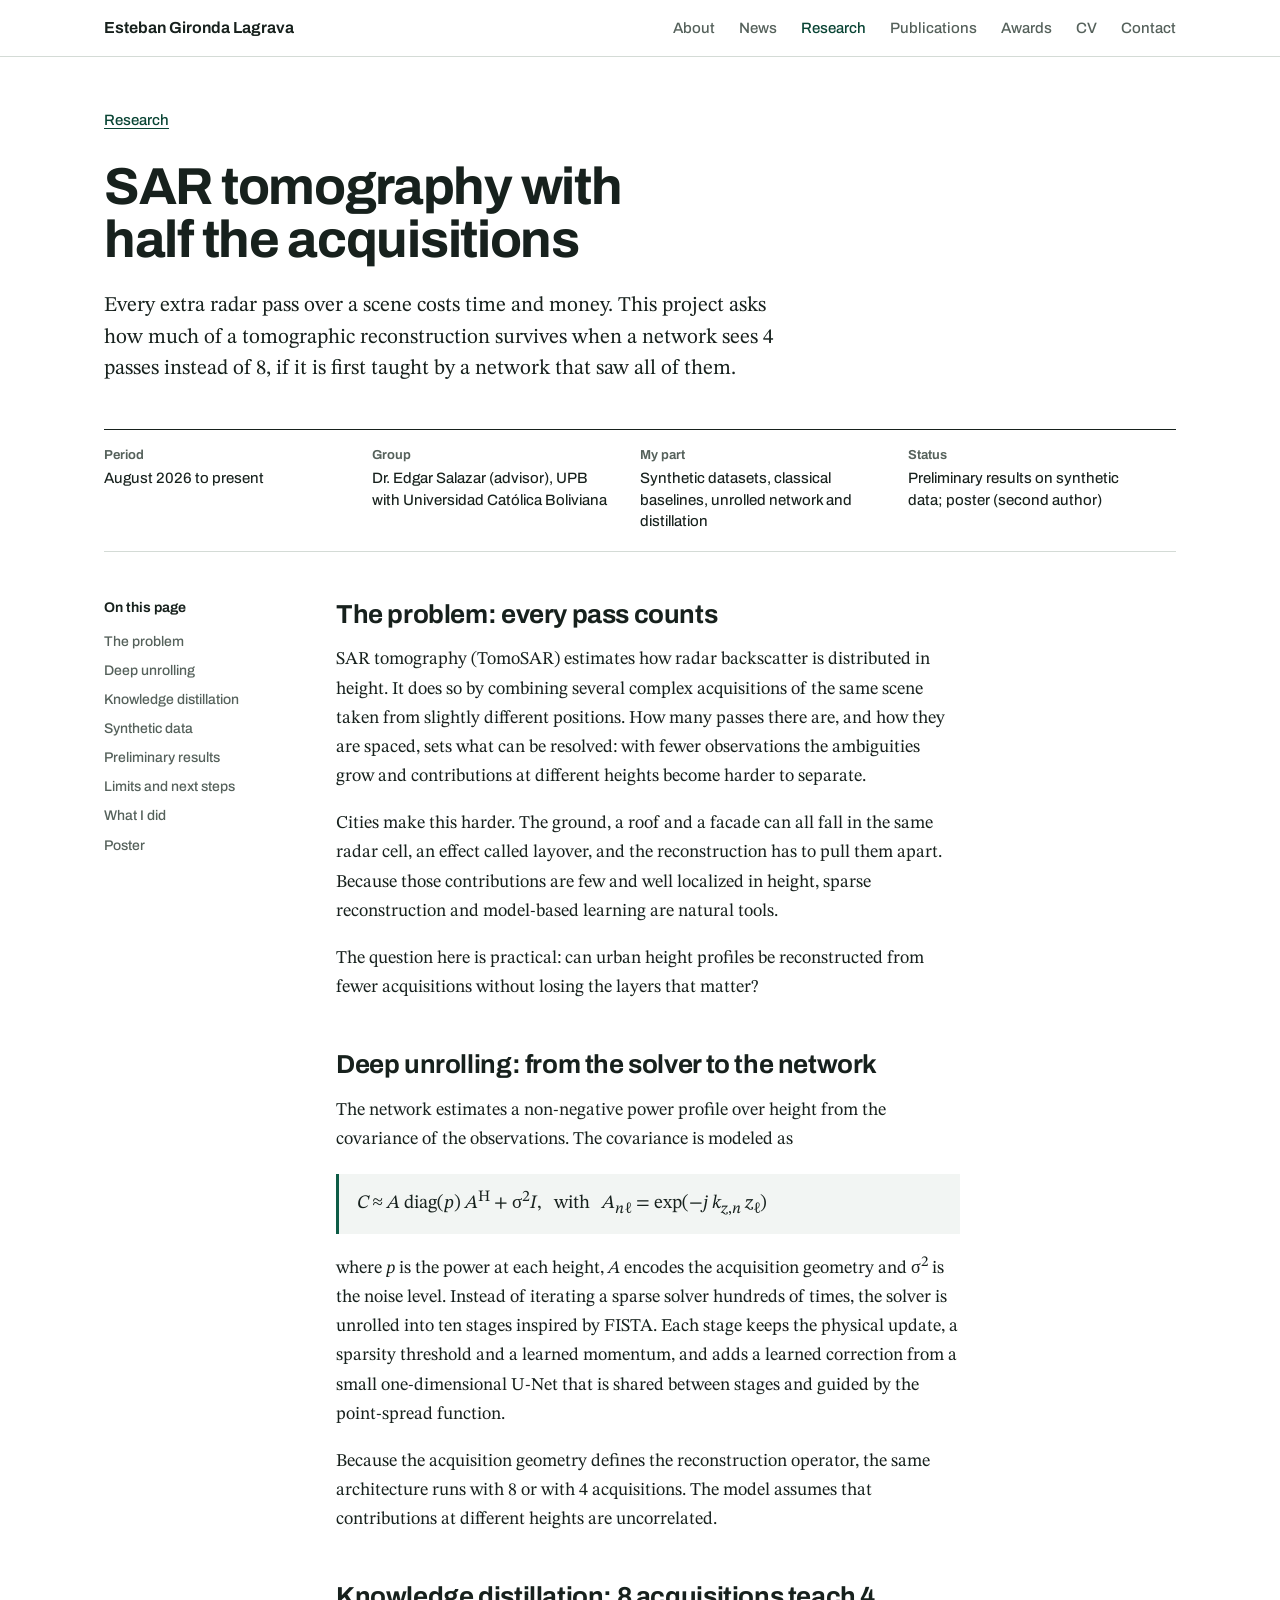
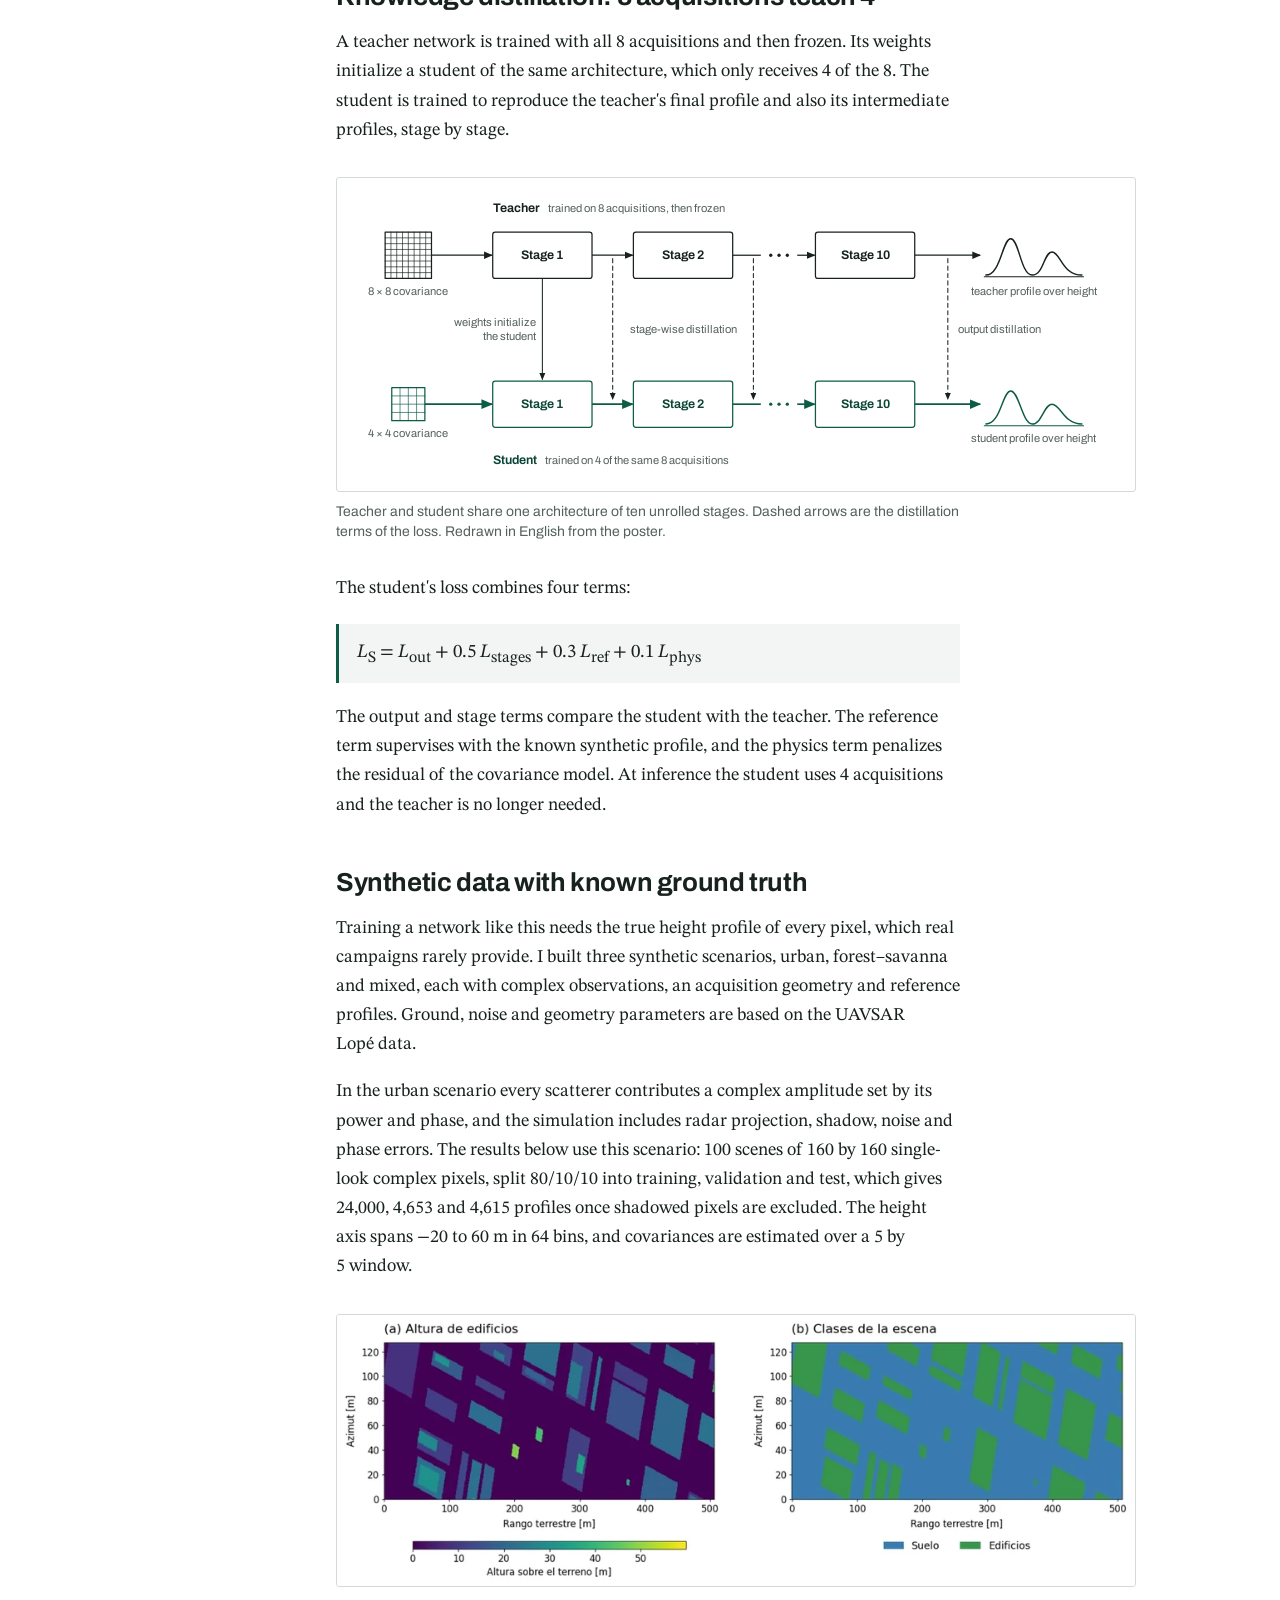
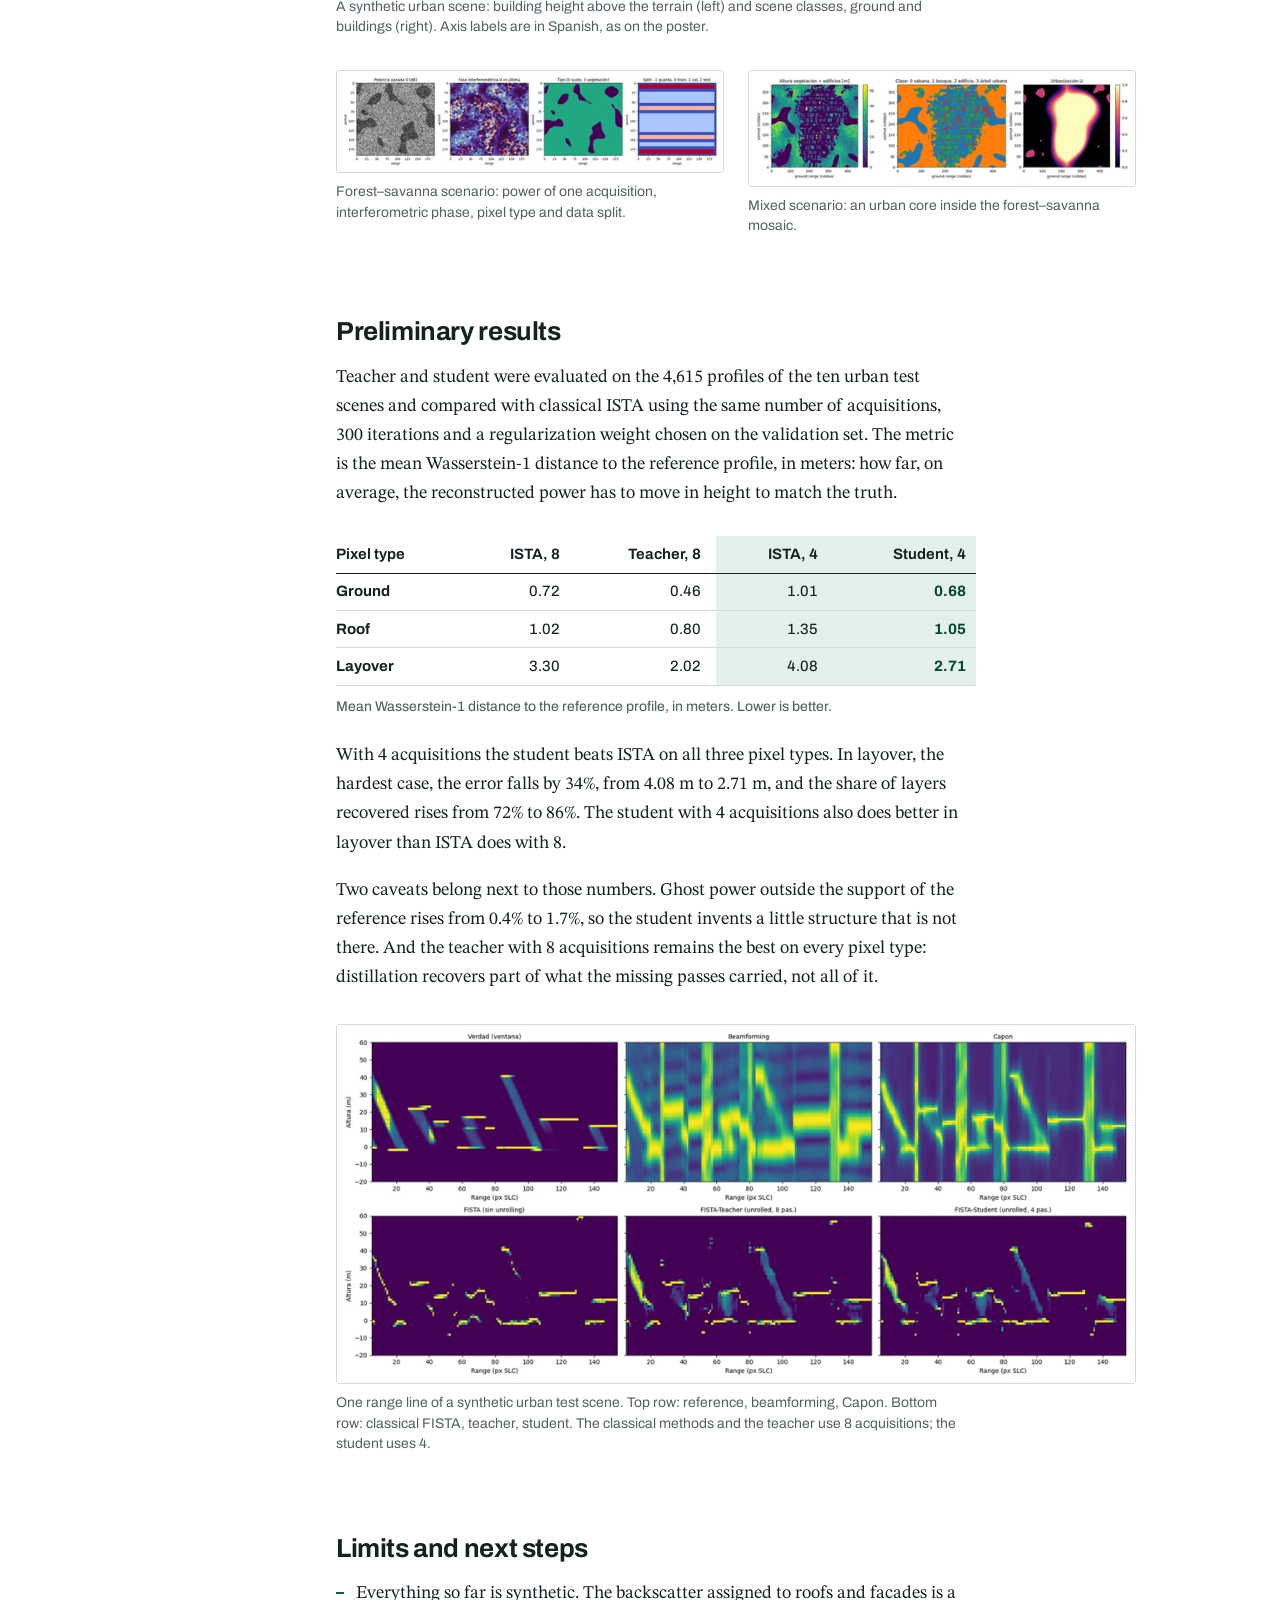
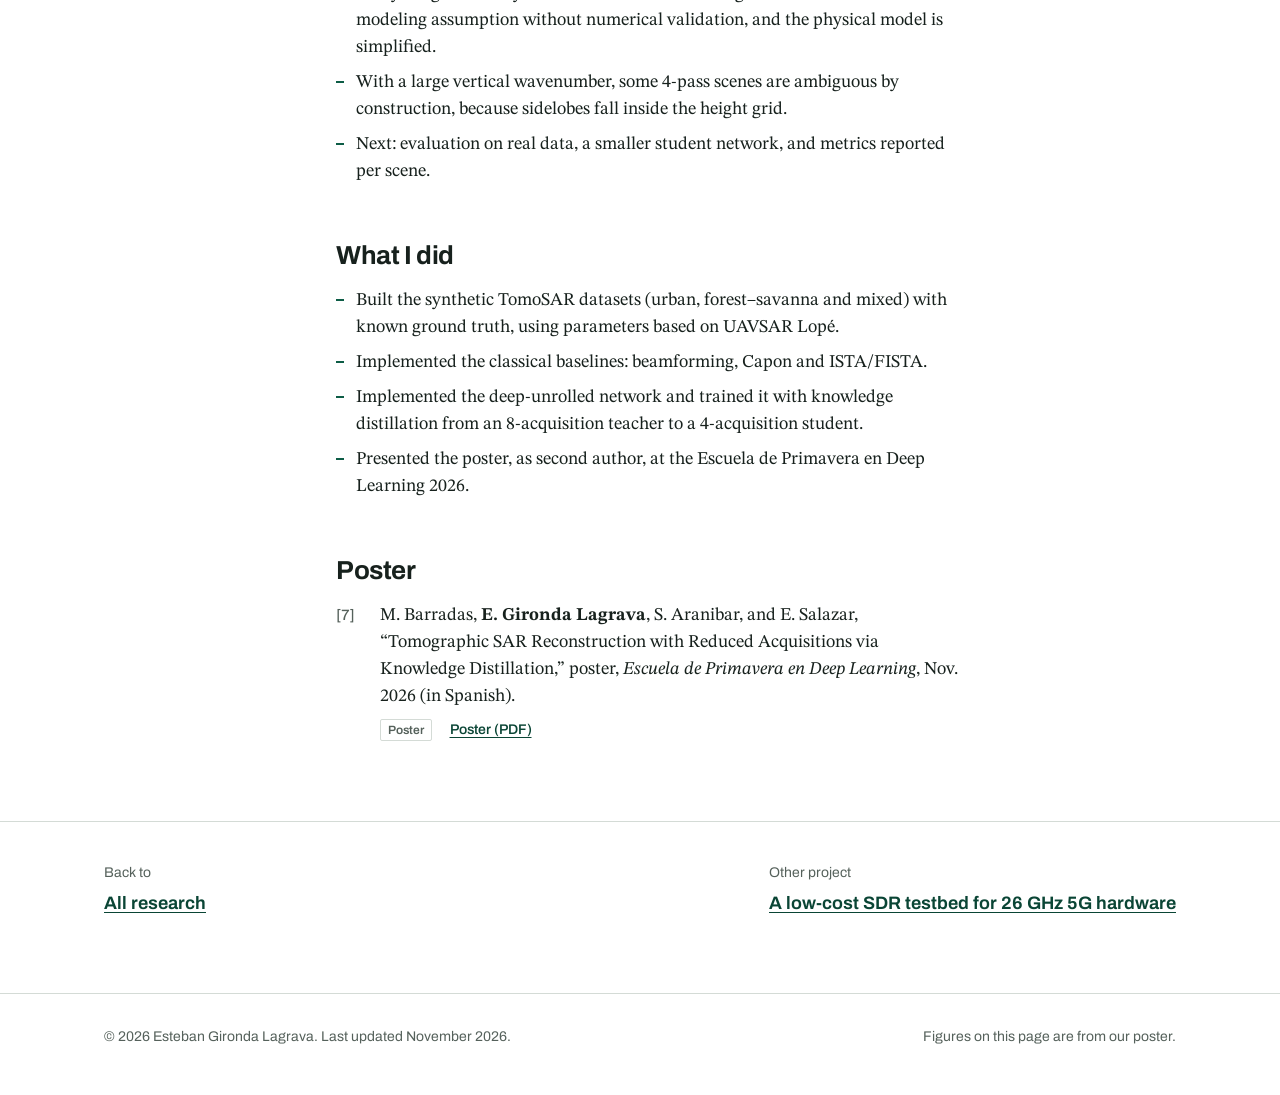
<file: projects/tomosar.html>
<!DOCTYPE html>
<html lang="en" data-base="../">
<head>
  <meta charset="utf-8">
  <meta name="viewport" content="width=device-width, initial-scale=1">
  <title>SAR tomography with half the acquisitions | Esteban Gironda Lagrava</title>
  <meta name="description" content="A deep-unrolled network trained by knowledge distillation reconstructs SAR tomography height profiles from 4 acquisitions instead of 8. Preliminary results on synthetic urban scenes.">
  <meta name="author" content="Esteban Gironda Lagrava">
  <meta property="og:title" content="SAR tomography with half the acquisitions">
  <meta property="og:description" content="Deep unrolling and knowledge distillation for SAR tomography with fewer passes. Preliminary results on synthetic urban scenes.">
  <meta property="og:image" content="../assets/img/research/tomosar-reconstructions.webp">
  <link rel="icon" href="../assets/img/favicon.svg" type="image/svg+xml">
  <link rel="preload" href="../assets/fonts/archivo-latin-wght.woff2" as="font" type="font/woff2" crossorigin>
  <link rel="preload" href="../assets/fonts/stix-two-text-latin-wght.woff2" as="font" type="font/woff2" crossorigin>
  <link rel="stylesheet" href="../assets/css/style.css">
</head>
<body>
<a class="skip" href="#main">Skip to content</a>

<header class="top">
  <div class="wrap">
    <a class="top-name" href="../index.html">Esteban Gironda Lagrava</a>
    <nav aria-label="Sections">
      <ul>
        <li><a href="../index.html#about">About</a></li>
        <li><a href="../index.html#news">News</a></li>
        <li><a href="../index.html#research" aria-current="page">Research</a></li>
        <li><a href="../index.html#publications">Publications</a></li>
        <li><a href="../index.html#awards">Awards</a></li>
        <li><a href="../index.html#cv">CV</a></li>
        <li><a href="../index.html#contact">Contact</a></li>
      </ul>
    </nav>
  </div>
</header>

<main id="main">
  <div class="proj-head">
    <div class="wrap">
      <p class="crumb"><a href="../index.html#research">Research</a></p>
      <h1>SAR tomography with half the acquisitions</h1>
      <p class="lead">Every extra radar pass over a scene costs time and money. This project asks how much of a tomographic reconstruction survives when a network sees 4 passes instead of 8, if it is first taught by a network that saw all of them.</p>
      <dl class="glance">
        <div><dt>Period</dt><dd>August 2026 to present</dd></div>
        <div><dt>Group</dt><dd>Dr. Edgar Salazar (advisor), UPB with Universidad Católica Boliviana</dd></div>
        <div><dt>My part</dt><dd>Synthetic datasets, classical baselines, unrolled network and distillation</dd></div>
        <div><dt>Status</dt><dd>Preliminary results on synthetic data; poster (second author)</dd></div>
      </dl>
    </div>
  </div>

  <div class="doc">
    <div class="wrap">
      <nav class="toc" aria-label="On this page">
        <h2>On this page</h2>
        <ol>
          <li><a href="#problem">The problem</a></li>
          <li><a href="#unrolling">Deep unrolling</a></li>
          <li><a href="#distillation">Knowledge distillation</a></li>
          <li><a href="#data">Synthetic data</a></li>
          <li><a href="#results">Preliminary results</a></li>
          <li><a href="#limits">Limits and next steps</a></li>
          <li><a href="#role">What I did</a></li>
          <li><a href="#poster">Poster</a></li>
        </ol>
      </nav>

      <div class="prose">

        <section id="problem">
          <h2>The problem: every pass counts</h2>
          <p>SAR tomography (TomoSAR) estimates how radar backscatter is distributed in height. It does so by combining several complex acquisitions of the same scene taken from slightly different positions. How many passes there are, and how they are spaced, sets what can be resolved: with fewer observations the ambiguities grow and contributions at different heights become harder to separate.</p>
          <p>Cities make this harder. The ground, a roof and a facade can all fall in the same radar cell, an effect called layover, and the reconstruction has to pull them apart. Because those contributions are few and well localized in height, sparse reconstruction and model-based learning are natural tools.</p>
          <p>The question here is practical: can urban height profiles be reconstructed from fewer acquisitions without losing the layers that matter?</p>
        </section>

        <section id="unrolling">
          <h2>Deep unrolling: from the solver to the network</h2>
          <p>The network estimates a non-negative power profile over height from the covariance of the observations. The covariance is modeled as</p>
          <p class="eq"><var>C</var> ≈ <var>A</var> diag(<var>p</var>) <var>A</var><sup>H</sup> + σ<sup>2</sup><var>I</var>, &nbsp; with &nbsp; <var>A</var><sub><var>n</var>ℓ</sub> = exp(−<var>j</var> <var>k</var><sub><var>z</var>,<var>n</var></sub> <var>z</var><sub>ℓ</sub>)</p>
          <p>where <var>p</var> is the power at each height, <var>A</var> encodes the acquisition geometry and σ<sup>2</sup> is the noise level. Instead of iterating a sparse solver hundreds of times, the solver is unrolled into ten stages inspired by FISTA. Each stage keeps the physical update, a sparsity threshold and a learned momentum, and adds a learned correction from a small one-dimensional U-Net that is shared between stages and guided by the point-spread function.</p>
          <p>Because the acquisition geometry defines the reconstruction operator, the same architecture runs with 8 or with 4 acquisitions. The model assumes that contributions at different heights are uncorrelated.</p>
        </section>

        <section id="distillation">
          <h2>Knowledge distillation: 8 acquisitions teach 4</h2>
          <p>A teacher network is trained with all 8 acquisitions and then frozen. Its weights initialize a student of the same architecture, which only receives 4 of the 8. The student is trained to reproduce the teacher's final profile and also its intermediate profiles, stage by stage.</p>

          <figure class="fig pad">
            <div class="frame scroll">
              <svg class="sch" viewBox="6 46 916 340" role="img" aria-labelledby="ts-title ts-desc">
                <title id="ts-title">Teacher and student networks</title>
                <desc id="ts-desc">Two rows of ten unrolled reconstruction stages. The teacher row takes an 8 by 8 covariance matrix and outputs a height profile. The student row takes a 4 by 4 covariance matrix from the same scene. The teacher's weights initialize the student, and dashed arrows from the teacher to the student after each stage and at the output show the distillation losses.</desc>
                <defs>
                  <marker id="ah" viewBox="0 0 8 8" refX="7.2" refY="4" markerWidth="7" markerHeight="7" orient="auto-start-reverse"><path class="arrow" d="M0 .6L8 4L0 7.4Z"/></marker>
                  <marker id="ahr" viewBox="0 0 8 8" refX="7.2" refY="4" markerWidth="7" markerHeight="7" orient="auto-start-reverse"><path class="arrow rf" d="M0 .6L8 4L0 7.4Z"/></marker>
                </defs>

                <text x="170" y="68"><tspan class="strong">Teacher</tspan><tspan class="small" dx="10">trained on 8 acquisitions, then frozen</tspan></text>
                <text x="170" y="372"><tspan class="strong rf">Student</tspan><tspan class="small" dx="10">trained on 4 of the same 8 acquisitions</tspan></text>

                <!-- teacher row -->
                <rect class="part" x="40" y="92" width="56" height="56"/>
                <path class="thin" style="stroke-width:.8" d="M47 92V148M54 92V148M61 92V148M68 92V148M75 92V148M82 92V148M89 92V148M40 99H96M40 106H96M40 113H96M40 120H96M40 127H96M40 134H96M40 141H96"/>
                <text class="small" x="68" y="168" text-anchor="middle">8 × 8 covariance</text>
                <path class="wire" d="M96 120H169" marker-end="url(#ah)"/>
                <path class="wire" d="M290 120H339" marker-end="url(#ah)"/>
                <path class="wire" d="M460 120H494"/>
                <path class="wire" d="M538 120H559" marker-end="url(#ah)"/>
                <path class="wire" d="M680 120H759" marker-end="url(#ah)"/>
                <circle class="arrow" cx="506" cy="120" r="2"/><circle class="arrow" cx="516" cy="120" r="2"/><circle class="arrow" cx="526" cy="120" r="2"/>
                <rect class="part" x="170" y="92" width="120" height="56" rx="3"/>
                <rect class="part" x="340" y="92" width="120" height="56" rx="3"/>
                <rect class="part" x="560" y="92" width="120" height="56" rx="3"/>
                <text class="strong" x="230" y="125" text-anchor="middle">Stage 1</text>
                <text class="strong" x="400" y="125" text-anchor="middle">Stage 2</text>
                <text class="strong" x="620" y="125" text-anchor="middle">Stage 10</text>
                <path class="thin" d="M764 146H884"/>
                <path class="thin" style="stroke-width:1.75" d="M766 144C784 144 786 100 796 100S808 144 822 144S836 116 846 116S858 144 882 144"/>
                <text class="small" x="824" y="168" text-anchor="middle">teacher profile over height</text>

                <!-- student row -->
                <rect class="part rf" x="48" y="280" width="40" height="40"/>
                <path class="thin rf" style="stroke-width:.8" d="M58 280V320M68 280V320M78 280V320M48 290H88M48 300H88M48 310H88"/>
                <text class="small" x="68" y="340" text-anchor="middle">4 × 4 covariance</text>
                <path class="wire rf" d="M88 300H169" marker-end="url(#ahr)"/>
                <path class="wire rf" d="M290 300H339" marker-end="url(#ahr)"/>
                <path class="wire rf" d="M460 300H494"/>
                <path class="wire rf" d="M538 300H559" marker-end="url(#ahr)"/>
                <path class="wire rf" d="M680 300H759" marker-end="url(#ahr)"/>
                <circle class="arrow rf" cx="506" cy="300" r="2"/><circle class="arrow rf" cx="516" cy="300" r="2"/><circle class="arrow rf" cx="526" cy="300" r="2"/>
                <rect class="part rf" x="170" y="272" width="120" height="56" rx="3"/>
                <rect class="part rf" x="340" y="272" width="120" height="56" rx="3"/>
                <rect class="part rf" x="560" y="272" width="120" height="56" rx="3"/>
                <text class="strong rf" x="230" y="305" text-anchor="middle">Stage 1</text>
                <text class="strong rf" x="400" y="305" text-anchor="middle">Stage 2</text>
                <text class="strong rf" x="620" y="305" text-anchor="middle">Stage 10</text>
                <path class="thin rf" d="M764 326H884"/>
                <path class="thin rf" style="stroke-width:1.75" d="M766 324C784 324 786 284 796 284S810 324 822 324S836 300 846 300S860 324 882 324"/>
                <text class="small" x="824" y="346" text-anchor="middle">student profile over height</text>

                <!-- what passes from teacher to student -->
                <path class="thin" d="M230 148V270" marker-end="url(#ah)"/>
                <text class="small" x="222" y="206" text-anchor="end">weights initialize</text>
                <text class="small" x="222" y="222" text-anchor="end">the student</text>
                <path class="thin dash" d="M315 124V294" marker-end="url(#ah)"/>
                <path class="thin dash" d="M485 124V294" marker-end="url(#ah)"/>
                <path class="thin dash" d="M720 124V294" marker-end="url(#ah)"/>
                <text class="small" x="400" y="214" text-anchor="middle">stage-wise distillation</text>
                <text class="small" x="732" y="214">output distillation</text>
              </svg>
            </div>
            <figcaption>Teacher and student share one architecture of ten unrolled stages. Dashed arrows are the distillation terms of the loss. Redrawn in English from the poster.</figcaption>
          </figure>

          <p>The student's loss combines four terms:</p>
          <p class="eq"><var>L</var><sub>S</sub> = <var>L</var><sub>out</sub> + 0.5 <var>L</var><sub>stages</sub> + 0.3 <var>L</var><sub>ref</sub> + 0.1 <var>L</var><sub>phys</sub></p>
          <p>The output and stage terms compare the student with the teacher. The reference term supervises with the known synthetic profile, and the physics term penalizes the residual of the covariance model. At inference the student uses 4 acquisitions and the teacher is no longer needed.</p>
        </section>

        <section id="data">
          <h2>Synthetic data with known ground truth</h2>
          <p>Training a network like this needs the true height profile of every pixel, which real campaigns rarely provide. I built three synthetic scenarios, urban, forest–savanna and mixed, each with complex observations, an acquisition geometry and reference profiles. Ground, noise and geometry parameters are based on the UAVSAR Lopé data.</p>
          <p>In the urban scenario every scatterer contributes a complex amplitude set by its power and phase, and the simulation includes radar projection, shadow, noise and phase errors. The results below use this scenario: 100 scenes of 160 by 160 single-look complex pixels, split 80/10/10 into training, validation and test, which gives 24,000, 4,653 and 4,615 profiles once shadowed pixels are excluded. The height axis spans −20 to 60&nbsp;m in 64 bins, and covariances are estimated over a 5 by 5 window.</p>

          <figure class="fig">
            <a href="../assets/img/research/tomosar-urban-scene.webp"><img src="../assets/img/research/tomosar-urban-scene.webp" srcset="../assets/img/research/tomosar-urban-scene-w480.webp 480w, ../assets/img/research/tomosar-urban-scene-w960.webp 960w, ../assets/img/research/tomosar-urban-scene.webp 1600w" sizes="(max-width: 47.5rem) 89vw, 798px" width="1600" height="545" loading="lazy" alt="Two maps of a synthetic urban scene, azimuth against ground range in meters: building height above terrain, and scene classes showing ground and buildings."></a>
            <figcaption>A synthetic urban scene: building height above the terrain (left) and scene classes, ground and buildings (right). Axis labels are in Spanish, as on the poster.</figcaption>
          </figure>

          <div class="fig-row">
            <figure class="fig">
              <a href="../assets/img/research/tomosar-forest-scene.webp"><img src="../assets/img/research/tomosar-forest-scene.webp" srcset="../assets/img/research/tomosar-forest-scene-w480.webp 480w, ../assets/img/research/tomosar-forest-scene.webp 1017w" sizes="(max-width: 47.5rem) 89vw, 386px" width="1017" height="266" loading="lazy" alt="Four panels of the synthetic forest and savanna scenario: power of one acquisition, interferometric phase, pixel type and the train, validation and test split."></a>
              <figcaption>Forest–savanna scenario: power of one acquisition, interferometric phase, pixel type and data split.</figcaption>
            </figure>
            <figure class="fig">
              <a href="../assets/img/research/tomosar-mixed-scene.webp"><img src="../assets/img/research/tomosar-mixed-scene.webp" srcset="../assets/img/research/tomosar-mixed-scene-w480.webp 480w, ../assets/img/research/tomosar-mixed-scene.webp 890w" sizes="(max-width: 47.5rem) 89vw, 386px" width="890" height="266" loading="lazy" alt="Three panels of the mixed scenario: vegetation and building heights, land-cover classes and an urbanization field."></a>
              <figcaption>Mixed scenario: an urban core inside the forest–savanna mosaic.</figcaption>
            </figure>
          </div>
        </section>

        <section id="results">
          <h2>Preliminary results</h2>
          <p>Teacher and student were evaluated on the 4,615 profiles of the ten urban test scenes and compared with classical ISTA using the same number of acquisitions, 300 iterations and a regularization weight chosen on the validation set. The metric is the mean Wasserstein-1 distance to the reference profile, in meters: how far, on average, the reconstructed power has to move in height to match the truth.</p>

          <div class="tbl-wrap">
            <table class="data">
              <caption>Mean Wasserstein-1 distance to the reference profile, in meters. Lower is better.</caption>
              <thead>
                <tr><th scope="col">Pixel type</th><th scope="col">ISTA, 8</th><th scope="col">Teacher, 8</th><th scope="col" class="four">ISTA, 4</th><th scope="col" class="four">Student, 4</th></tr>
              </thead>
              <tbody>
                <tr><th scope="row">Ground</th><td>0.72</td><td>0.46</td><td class="four">1.01</td><td class="four best">0.68</td></tr>
                <tr><th scope="row">Roof</th><td>1.02</td><td>0.80</td><td class="four">1.35</td><td class="four best">1.05</td></tr>
                <tr><th scope="row">Layover</th><td>3.30</td><td>2.02</td><td class="four">4.08</td><td class="four best">2.71</td></tr>
              </tbody>
            </table>
          </div>

          <p style="margin-top:1.5rem">With 4 acquisitions the student beats ISTA on all three pixel types. In layover, the hardest case, the error falls by 34%, from 4.08&nbsp;m to 2.71&nbsp;m, and the share of layers recovered rises from 72% to 86%. The student with 4 acquisitions also does better in layover than ISTA does with 8.</p>
          <p>Two caveats belong next to those numbers. Ghost power outside the support of the reference rises from 0.4% to 1.7%, so the student invents a little structure that is not there. And the teacher with 8 acquisitions remains the best on every pixel type: distillation recovers part of what the missing passes carried, not all of it.</p>

          <figure class="fig">
            <a href="../assets/img/research/tomosar-reconstructions.webp"><img src="../assets/img/research/tomosar-reconstructions.webp" srcset="../assets/img/research/tomosar-reconstructions-w480.webp 480w, ../assets/img/research/tomosar-reconstructions-w960.webp 960w, ../assets/img/research/tomosar-reconstructions.webp 1615w" sizes="(max-width: 47.5rem) 89vw, 798px" width="1615" height="724" loading="lazy" alt="Six panels of height against range for one line of a synthetic urban test scene. Beamforming and Capon are smeared in height; FISTA, the teacher and the student show thin layers close to the reference."></a>
            <figcaption>One range line of a synthetic urban test scene. Top row: reference, beamforming, Capon. Bottom row: classical FISTA, teacher, student. The classical methods and the teacher use 8 acquisitions; the student uses 4.</figcaption>
          </figure>
        </section>

        <section id="limits">
          <h2>Limits and next steps</h2>
          <ul class="bul">
            <li>Everything so far is synthetic. The backscatter assigned to roofs and facades is a modeling assumption without numerical validation, and the physical model is simplified.</li>
            <li>With a large vertical wavenumber, some 4-pass scenes are ambiguous by construction, because sidelobes fall inside the height grid.</li>
            <li>Next: evaluation on real data, a smaller student network, and metrics reported per scene.</li>
          </ul>
        </section>

        <section id="role">
          <h2>What I did</h2>
          <ul class="bul">
            <li>Built the synthetic TomoSAR datasets (urban, forest–savanna and mixed) with known ground truth, using parameters based on UAVSAR Lopé.</li>
            <li>Implemented the classical baselines: beamforming, Capon and ISTA/FISTA.</li>
            <li>Implemented the deep-unrolled network and trained it with knowledge distillation from an 8-acquisition teacher to a 4-acquisition student.</li>
            <li>Presented the poster, as second author, at the Escuela de Primavera en Deep Learning 2026.</li>
          </ul>
        </section>

        <section id="poster">
          <h2>Poster</h2>
          <!-- Filled in from assets/js/data.js: every publication with project: "tomosar" -->
          <ol class="pubs" data-pubs="all" data-project="tomosar"></ol>
          <noscript><p><a href="../files/poster-tomosar-2026.pdf">Poster (PDF, in Spanish)</a></p></noscript>
        </section>

      </div>
    </div>
  </div>

  <div class="next">
    <div class="wrap">
      <p><small>Back to</small><a href="../index.html#research">All research</a></p>
      <p><small>Other project</small><a href="mmwave-testbed.html">A low-cost SDR testbed for 26&nbsp;GHz 5G hardware</a></p>
    </div>
  </div>
</main>

<footer class="foot">
  <div class="wrap">
    <p>© 2026 Esteban Gironda Lagrava. Last updated November 2026.</p>
    <p>Figures on this page are from our poster.</p>
  </div>
</footer>

<script src="../assets/js/data.js"></script>
<script src="../assets/js/site.js"></script>
</body>
</html>
</file>
<file: assets/css/style.css>
/* ==========================================================================
   Esteban Gironda Lagrava — personal academic site
   Plain CSS, no build step. Palette taken from the lab bench:
   solder-mask green for links and marks, SMA-connector brass for "first author".
   ========================================================================== */

@font-face {
  font-family: "Archivo";
  src: url("../fonts/archivo-latin-wght.woff2") format("woff2");
  font-weight: 100 900;
  font-style: normal;
  font-display: swap;
}
@font-face {
  font-family: "STIX Two Text";
  src: url("../fonts/stix-two-text-latin-wght.woff2") format("woff2");
  font-weight: 400 700;
  font-style: normal;
  font-display: swap;
}
@font-face {
  font-family: "STIX Two Text";
  src: url("../fonts/stix-two-text-latin-wght-italic.woff2") format("woff2");
  font-weight: 400 700;
  font-style: italic;
  font-display: swap;
}

:root {
  --paper: #ffffff;
  --wash: #f2f5f3;
  --ink: #17211d;
  --muted: #55615b;
  --rule: #d4dbd6;
  --mask: #0d5c46;
  --mask-deep: #0a4535;
  --mask-wash: #e4f0ea;
  --brass: #7a5708;
  --brass-wash: #f7eed6;
  --brass-rule: #dcc78c;

  --sans: "Archivo", "Helvetica Neue", Arial, sans-serif;
  --serif: "STIX Two Text", "STIX Two", Cambria, "Times New Roman", serif;

  --page: 70rem;
  --rail: 11rem;
  --gap: 3.5rem;
  --measure: 39rem;
  color-scheme: light;
}

*, *::before, *::after { box-sizing: border-box; }

html {
  -webkit-text-size-adjust: 100%;
  text-size-adjust: 100%;
  scroll-behavior: smooth;
  scroll-padding-top: 4.5rem;
}

body {
  margin: 0;
  background: var(--paper);
  color: var(--ink);
  font-family: var(--serif);
  font-size: 1.125rem;
  line-height: 1.62;
  text-rendering: optimizeLegibility;
  -webkit-font-smoothing: antialiased;
}

img, svg { max-width: 100%; height: auto; display: block; }

a {
  color: var(--mask-deep);
  text-decoration-line: underline;
  text-decoration-thickness: 1px;
  text-underline-offset: 0.18em;
}
a:hover { text-decoration-thickness: 2px; }

:focus-visible {
  outline: 2px solid var(--mask);
  outline-offset: 3px;
  border-radius: 2px;
}

h1, h2, h3, h4 {
  font-family: var(--sans);
  line-height: 1.15;
  margin: 0;
  text-wrap: balance;
}
p { margin: 0 0 1em; text-wrap: pretty; }
p:last-child { margin-bottom: 0; }
ul, ol { margin: 0; padding: 0; }
strong { font-weight: 700; }
sub, sup { line-height: 0; }

.wrap {
  max-width: var(--page);
  margin-inline: auto;
  padding-inline: 1.5rem;
}

.skip {
  position: absolute;
  left: 1rem;
  top: -4rem;
  z-index: 20;
  background: var(--ink);
  color: #fff;
  padding: 0.6rem 0.9rem;
  font: 600 0.9375rem/1 var(--sans);
}
.skip:focus { top: 1rem; }

/* ----- top bar ---------------------------------------------------------- */

.top {
  position: sticky;
  top: 0;
  z-index: 10;
  background: rgba(255, 255, 255, 0.94);
  backdrop-filter: saturate(1.2) blur(8px);
  border-bottom: 1px solid var(--rule);
}
.top .wrap {
  display: flex;
  align-items: center;
  justify-content: space-between;
  gap: 2rem;
  min-height: 3.5rem;
}
.top-name {
  font: 650 1rem/1.2 var(--sans);
  color: var(--ink);
  text-decoration: none;
  white-space: nowrap;
}
.top nav ul {
  display: flex;
  gap: 1.5rem;
  list-style: none;
  font: 500 0.9375rem/1 var(--sans);
}
.top nav a {
  color: var(--muted);
  text-decoration: none;
  padding-block: 0.5rem;
  display: block;
  white-space: nowrap;
}
.top nav a:hover,
.top nav a[aria-current="page"] { color: var(--mask-deep); }

/* ----- hero ------------------------------------------------------------ */

.hero {
  --hero-bg: var(--paper);
  --hero-ink: var(--ink);
  --hero-soft: var(--muted);
  --hero-brass: var(--brass);
  position: relative;
  overflow: hidden;
  background: var(--hero-bg);
  color: var(--hero-ink);
  padding-block: 4.75rem 5rem;
}

/* 256-QAM constellation under soft compression: outer points pulled in and rotated */
.qam {
  position: absolute;
  z-index: 0;
  top: 50%;
  right: max(-15rem, calc((100% - 70rem) / 2 - 12rem));
  width: 30rem;
  height: auto;
  transform: translateY(-50%);
  overflow: visible;
}
.qam circle { fill: rgba(13, 92, 70, 0.14); }
.qam .axis { stroke: rgba(13, 92, 70, 0.1); stroke-width: 1; fill: none; }

.hero-grid {
  position: relative;
  z-index: 1;
  display: grid;
  grid-template-columns: 15rem minmax(0, 1fr);
  gap: 2rem 3.75rem;
  align-items: center;
}

.portrait {
  width: 100%;
  aspect-ratio: 1;
  border-radius: 50%;
  object-fit: cover;
  padding: 6px;
  background: var(--hero-bg);
  border: 3px solid var(--brass-rule);
}

.hero-text { max-width: 39rem; }

.hero h1 {
  font-size: clamp(2.375rem, 1.35rem + 3.6vw, 3.75rem);
  font-weight: 720;
  letter-spacing: -0.028em;
  line-height: 1;
}
.statement {
  font-family: var(--serif);
  font-size: clamp(1.3125rem, 1.05rem + 0.9vw, 1.6875rem);
  line-height: 1.32;
  margin: 1.1rem 0 1rem;
  max-width: 34rem;
}
.role {
  font: 450 1rem/1.5 var(--sans);
  color: var(--hero-soft);
  max-width: 33rem;
}
.seeking {
  font: 500 1rem/1.5 var(--sans);
  color: var(--hero-brass);
  border-left: 3px solid var(--hero-brass);
  padding-left: 0.85rem;
  margin-top: 1.4rem;
  max-width: 33rem;
}
.hero-actions {
  display: flex;
  flex-wrap: wrap;
  align-items: center;
  gap: 0.75rem 1.5rem;
  margin-top: 2rem;
  font: 500 0.9375rem/1.2 var(--sans);
}
.hero .btn-light {
  background: var(--mask);
  color: #fff;
  text-decoration: none;
  font-weight: 600;
  padding: 0.8rem 1.15rem;
  border-radius: 3px;
}
.hero .btn-light:hover { background: var(--mask-deep); }

/* ----- about ------------------------------------------------------------ */

.bio p { max-width: var(--measure); }
.band-about .chain.full { grid-column: 1 / -1; }
.band-about .pair { grid-column: 2; margin-top: 0; max-width: 46rem; }

.actions {
  display: flex;
  flex-wrap: wrap;
  align-items: center;
  gap: 0.75rem 1.5rem;
  margin-top: 1.9rem;
  font: 500 0.9375rem/1.2 var(--sans);
}
.btn {
  display: inline-block;
  background: var(--mask);
  color: #fff;
  text-decoration: none;
  font: 600 0.9375rem/1 var(--sans);
  padding: 0.8rem 1.15rem;
  border-radius: 3px;
}
.btn:hover { background: var(--mask-deep); }

/* the signal chain: the one drawn element on the page */
.chain {
  margin-block: 1rem 0.5rem;
  padding-block: 2rem;
  border-block: 1px solid var(--rule);
}
.chain svg { width: 100%; overflow: visible; }
.chain-note {
  font: 400 0.875rem/1.5 var(--sans);
  color: var(--muted);
  margin-top: 1rem;
  max-width: 46rem;
}
.sch { font-family: var(--sans); }
.sch .wire { fill: none; stroke: var(--ink); stroke-width: 1.5; }
.sch .wire.rf { stroke: var(--mask); stroke-width: 2; }
.sch .part { fill: var(--paper); stroke: var(--ink); stroke-width: 1.5; stroke-linejoin: round; }
.sch .part.rf { stroke: var(--mask); }
.sch .dut { fill: var(--mask-wash); stroke: var(--mask); stroke-width: 2; }
.sch .thin { fill: none; stroke: var(--ink); stroke-width: 1.25; stroke-linecap: round; }
.sch .thin.rf { stroke: var(--mask); }
.sch .dash { stroke-dasharray: 5 4; }
.sch text { font-size: 15px; font-weight: 500; fill: var(--ink); }
.sch.strip text { font-size: 13px; }
.sch.strip text.small { font-size: 12px; }
.sch text.rf { fill: var(--mask-deep); }
.sch text.small { font-size: 13.5px; font-weight: 400; fill: var(--muted); }
.sch text.strong, .sch tspan.strong { font-weight: 650; }
.sch tspan.small { font-size: 13.5px; font-weight: 400; fill: var(--muted); }
.sch tspan.rf { fill: var(--mask-deep); }
.sch .zone-if { fill: var(--wash); }
.sch .zone-rf { fill: var(--mask-wash); opacity: 0.55; }
.sch .arrow { fill: var(--ink); }
.sch .arrow.rf { fill: var(--mask); }

@media (prefers-reduced-motion: no-preference) {
  .chain .draw {
    stroke-dasharray: 1;
    stroke-dashoffset: 1;
    animation: draw 1.5s cubic-bezier(0.6, 0, 0.3, 1) 0.25s forwards;
  }
  .chain .draw.rf { animation-delay: 0.7s; animation-duration: 1.1s; }
  @keyframes draw { to { stroke-dashoffset: 0; } }
}

.pair {
  display: grid;
  grid-template-columns: repeat(2, minmax(0, 1fr));
  gap: 2rem 4rem;
  margin-top: 3rem;
}
.pair h2,
.pair h3 {
  font-size: 1.0625rem;
  font-weight: 650;
  margin-bottom: 0.8rem;
}
.plain-list { list-style: none; }
.plain-list li {
  padding-block: 0.42rem;
  border-top: 1px solid var(--rule);
  line-height: 1.4;
}
.plain-list li:first-child { border-top: 0; padding-top: 0; }

/* ----- sections with a heading rail ------------------------------------- */

.band {
  border-top: 1px solid var(--rule);
  padding-block: 3.75rem;
}
.band > .wrap {
  display: grid;
  grid-template-columns: var(--rail) minmax(0, 1fr);
  gap: 1.5rem var(--gap);
  align-items: start;
}
.band-title {
  font-size: 1.0625rem;
  font-weight: 650;
  position: sticky;
  top: 5rem;
}
.band-body { max-width: 46rem; min-width: 0; }
.band-body > p { max-width: var(--measure); }

.sub {
  font-size: 0.9375rem;
  font-weight: 650;
  color: var(--muted);
  margin: 2.75rem 0 1rem;
}
.sub:first-child { margin-top: 0; }

/* ----- news ------------------------------------------------------------- */

.news { list-style: none; }
.news li {
  display: grid;
  grid-template-columns: 5.5rem minmax(0, 1fr);
  gap: 1.25rem;
  padding-block: 0.8rem;
  border-top: 1px solid var(--rule);
  line-height: 1.45;
}
.news li:first-child { border-top: 0; padding-top: 0; }
.news time {
  font: 500 0.875rem/1.7 var(--sans);
  color: var(--muted);
  font-variant-numeric: tabular-nums;
}
.news li[hidden] { display: none; }

.more {
  margin-top: 1.25rem;
  background: none;
  border: 1px solid var(--rule);
  border-radius: 3px;
  padding: 0.6rem 0.9rem;
  font: 550 0.875rem/1 var(--sans);
  color: var(--mask-deep);
  cursor: pointer;
}
.more:hover { border-color: var(--mask); }

.shots {
  display: grid;
  grid-template-columns: repeat(4, minmax(0, 1fr));
  gap: 1rem;
  margin-top: 2.5rem;
}
.shots figure { margin: 0; }
.shots img {
  width: 100%;
  aspect-ratio: 4 / 3;
  object-fit: cover;
  border-radius: 3px;
  background: var(--wash);
}
.shots figure:nth-child(2) img { object-position: 50% 100%; }
.shots figure:nth-child(4) img { object-position: 22% 70%; }
.shots figcaption,
.fig figcaption,
.cap {
  font: 400 0.875rem/1.45 var(--sans);
  color: var(--muted);
  margin-top: 0.6rem;
}

/* ----- research entries ------------------------------------------------- */

.work { margin-bottom: 3.5rem; }
.work:last-child { margin-bottom: 0; }
.work-fig {
  display: block;
  border: 1px solid var(--rule);
  border-radius: 3px;
  background: #fff;
  overflow: hidden;
}
.work-fig img { width: 100%; }
.work-fig.boxed { aspect-ratio: 16 / 9; display: grid; place-items: center; padding: 0.75rem; }
.work-fig.boxed img { max-height: 100%; width: auto; max-width: 100%; }
.work h3 {
  font-size: 1.5rem;
  font-weight: 680;
  letter-spacing: -0.012em;
  margin-top: 1.4rem;
}
.work h3 a { color: var(--ink); text-decoration-color: var(--rule); }
.work h3 a:hover { text-decoration-color: var(--mask); }
.work .when {
  font: 400 0.9375rem/1.45 var(--sans);
  color: var(--muted);
  margin: 0.45rem 0 1.3rem;
}
.facts { margin: 0; }
.facts > div {
  display: grid;
  grid-template-columns: 5.25rem minmax(0, 1fr);
  gap: 1.25rem;
  padding-block: 0.75rem;
  border-top: 1px solid var(--rule);
}
.facts dt {
  font: 650 0.875rem/1.85 var(--sans);
  color: var(--ink);
}
.facts dd { margin: 0; line-height: 1.5; }
.links {
  display: flex;
  flex-wrap: wrap;
  gap: 0.5rem 1.5rem;
  padding-top: 0.9rem;
  border-top: 1px solid var(--rule);
  font: 550 0.9375rem/1.3 var(--sans);
}
.duo {
  display: grid;
  grid-template-columns: repeat(2, minmax(0, 1fr));
  gap: 3rem 2.5rem;
}
.duo .work { margin-bottom: 0; }
.duo .work h3 { font-size: 1.25rem; }
.duo .facts > div { grid-template-columns: minmax(0, 1fr); gap: 0; }
.duo .facts dt { line-height: 1.5; margin-bottom: 0.15rem; }
.duo .cap { min-height: 4.4em; }

/* ----- publications ----------------------------------------------------- */

.pubs { list-style: none; }
.pub {
  display: grid;
  grid-template-columns: 2.25rem minmax(0, 1fr);
  gap: 0.5rem;
  padding-block: 1rem;
  border-top: 1px solid var(--rule);
  scroll-margin-top: 5rem;
}
.pub:first-child { border-top: 0; padding-top: 0; }
.pub:target { background: linear-gradient(var(--brass-wash), var(--brass-wash)) no-repeat 0 0 / 3px 100%; }
.pub-n {
  font: 500 0.9375rem/1.75 var(--sans);
  color: var(--muted);
  font-variant-numeric: tabular-nums;
}
.pub-cite { margin: 0; line-height: 1.5; overflow-wrap: anywhere; }
.pub-meta {
  display: flex;
  flex-wrap: wrap;
  align-items: center;
  gap: 0.5rem 1.1rem;
  margin: 0.6rem 0 0;
  font: 550 0.875rem/1.2 var(--sans);
}
.pub-meta .tags { display: inline-flex; flex-wrap: wrap; gap: 0.4rem; }
.tag {
  display: inline-block;
  font: 600 0.75rem/1 var(--sans);
  letter-spacing: 0.01em;
  padding: 0.32em 0.55em 0.3em;
  border: 1px solid;
  border-radius: 2px;
  white-space: nowrap;
}
.tag-published { background: var(--mask); border-color: var(--mask); color: #fff; }
.tag-accepted { border-color: var(--mask); color: var(--mask-deep); }
.tag-first { background: var(--brass-wash); border-color: var(--brass-rule); color: var(--brass); }
.tag-kind { border-color: var(--rule); color: var(--muted); }

.profiles {
  margin-top: 2rem;
  font: 400 0.9375rem/1.5 var(--sans);
  color: var(--muted);
}

/* ----- awards, leadership, cv, contact ---------------------------------- */

.rows { list-style: none; }
.rows li {
  display: grid;
  grid-template-columns: minmax(0, 1fr) auto;
  gap: 0.25rem 1.5rem;
  padding-block: 0.85rem;
  border-top: 1px solid var(--rule);
}
.rows li:first-child { border-top: 0; padding-top: 0; }
.rows h4 { font-size: 1rem; font-weight: 650; line-height: 1.35; }
.rows .yr {
  font: 500 0.875rem/1.55 var(--sans);
  color: var(--muted);
  font-variant-numeric: tabular-nums;
  white-space: nowrap;
}
.rows p { grid-column: 1 / -1; margin: 0; line-height: 1.5; max-width: var(--measure); }

.contact-list { list-style: none; font-family: var(--sans); font-size: 1rem; }
.contact-list li {
  display: grid;
  grid-template-columns: 6rem minmax(0, 1fr);
  gap: 1.25rem;
  padding-block: 0.6rem;
  border-top: 1px solid var(--rule);
}
.contact-list li:first-child { border-top: 0; padding-top: 0; }
.contact-list span { color: var(--muted); font-size: 0.875rem; line-height: 1.85; }
.contact-list a { overflow-wrap: anywhere; }

/* ----- footer ----------------------------------------------------------- */

.foot {
  border-top: 1px solid var(--rule);
  padding-block: 2rem 3rem;
  font: 400 0.875rem/1.5 var(--sans);
  color: var(--muted);
}
.foot .wrap { display: flex; flex-wrap: wrap; justify-content: space-between; gap: 0.5rem 2rem; }
.foot p { margin: 0; }

/* ----- project pages ---------------------------------------------------- */

.proj-head { padding-block: 3.5rem 3rem; }
.crumb { font: 500 0.9375rem/1 var(--sans); margin-bottom: 2rem; }
.proj-head h1 {
  font-size: clamp(2rem, 1.2rem + 3.2vw, 3.25rem);
  font-weight: 720;
  letter-spacing: -0.025em;
  line-height: 1.02;
  max-width: 50rem;
}
.proj-head .lead {
  font-size: 1.3125rem;
  line-height: 1.5;
  max-width: 44rem;
  margin: 1.5rem 0 0;
}
.glance {
  margin: 2.75rem 0 0;
  display: grid;
  grid-template-columns: repeat(4, minmax(0, 1fr));
  gap: 0;
  border-top: 1px solid var(--ink);
  border-bottom: 1px solid var(--rule);
}
.glance > div { padding: 1rem 1.5rem 1.1rem 0; }
.glance dt { font: 650 0.8125rem/1.4 var(--sans); color: var(--muted); margin-bottom: 0.25rem; }
.glance dd { margin: 0; font: 450 0.9375rem/1.45 var(--sans); }

.doc > .wrap {
  display: grid;
  grid-template-columns: var(--rail) minmax(0, 1fr);
  gap: 1.5rem var(--gap);
  align-items: start;
  padding-bottom: 4rem;
}
.toc { position: sticky; top: 5rem; font: 500 0.875rem/1.35 var(--sans); }
.toc h2 { font-size: 0.875rem; font-weight: 650; margin-bottom: 0.75rem; }
.toc ol { list-style: none; }
.toc li { padding-block: 0.32rem; }
.toc a { color: var(--muted); text-decoration: none; }
.toc a:hover { color: var(--mask-deep); }

.prose { min-width: 0; max-width: 50rem; }
.prose > section { padding-top: 3rem; scroll-margin-top: 3rem; }
.prose > section:first-child { padding-top: 0; }
.prose h2 {
  font-size: 1.625rem;
  font-weight: 690;
  letter-spacing: -0.015em;
  margin-bottom: 1rem;
}
.prose h3 { font-size: 1.125rem; font-weight: 650; margin: 2rem 0 0.6rem; }
.prose p, .prose > section > ul, .prose > section > ol, .prose .eq { max-width: var(--measure); }
.prose ul.bul { list-style: none; }
.prose ul.bul li { position: relative; padding-left: 1.25rem; margin-bottom: 0.5rem; line-height: 1.5; }
.prose ul.bul li::before {
  content: "";
  position: absolute;
  left: 0;
  top: 0.68em;
  width: 0.5rem;
  height: 2px;
  background: var(--mask);
}
.fig { margin: 2rem 0; }
.fig > a, .fig > .frame {
  display: block;
  border: 1px solid var(--rule);
  border-radius: 3px;
  background: #fff;
  overflow: hidden;
}
.fig img { width: 100%; }
.fig > img { border-radius: 3px; }
.fig.narrow { max-width: 34rem; }
.fig.slim { max-width: 23rem; }
.fig.pad > a, .fig.pad > .frame { padding: 1rem 1.25rem; }
.fig figcaption { max-width: var(--measure); }
.fig figcaption .credit { display: block; margin-top: 0.3rem; font-size: 0.8125rem; }
.fig-row {
  display: grid;
  grid-template-columns: repeat(2, minmax(0, 1fr));
  gap: 1.5rem;
  align-items: start;
  margin: 2rem 0;
}
.fig-row .fig { margin: 0; }
.eq {
  font-size: 1.1875rem;
  padding: 0.9rem 1.1rem;
  background: var(--wash);
  border-left: 3px solid var(--mask);
  margin: 1.25rem 0;
  overflow-x: auto;
  white-space: nowrap;
}
.eq var, .prose var { font-style: italic; }

.tbl-wrap { overflow-x: auto; margin: 1.75rem 0 0.6rem; }
table.data {
  border-collapse: collapse;
  font: 450 0.9375rem/1.3 var(--sans);
  font-variant-numeric: tabular-nums;
  min-width: 30rem;
  width: 100%;
  max-width: 40rem;
}
table.data caption { caption-side: bottom; text-align: left; color: var(--muted); font-size: 0.875rem; line-height: 1.45; padding-top: 0.7rem; }
table.data th, table.data td { padding: 0.55rem 0.9rem 0.5rem 0; text-align: right; border-bottom: 1px solid var(--rule); }
table.data th:first-child, table.data td:first-child { text-align: left; }
table.data thead th { font-weight: 650; border-bottom: 1px solid var(--ink); }
table.data .best { font-weight: 700; color: var(--mask-deep); }
table.data .four { background: var(--mask-wash); padding-left: 0.6rem; padding-right: 0.6rem; }

.next {
  border-top: 1px solid var(--rule);
  padding-block: 2.5rem 3.5rem;
  font-family: var(--sans);
}
.next .wrap { display: flex; flex-wrap: wrap; justify-content: space-between; gap: 1rem 2rem; }
.next small { display: block; color: var(--muted); font-size: 0.875rem; margin-bottom: 0.3rem; }
.next a { font-weight: 650; font-size: 1.125rem; }

/* ----- small screens ---------------------------------------------------- */

@media (max-width: 60rem) {
  :root { --gap: 2.5rem; --rail: 9rem; }
  .top nav ul { gap: 1.1rem; }
  .hero-grid { grid-template-columns: 12rem minmax(0, 1fr); gap: 2rem 2.75rem; }
  .qam { width: 26rem; opacity: 0.8; }
  .glance { grid-template-columns: repeat(2, minmax(0, 1fr)); }
  .glance > div:nth-child(n + 3) { border-top: 1px solid var(--rule); }
}

@media (max-width: 47.5rem) {
  body { font-size: 1.0625rem; }
  html { scroll-padding-top: 1rem; }
  .wrap { padding-inline: 1.25rem; }

  .top { position: static; }
  .top .wrap { display: block; padding-top: 0.9rem; }
  .top nav { margin-inline: -1.25rem; overflow-x: auto; scrollbar-width: none; -webkit-overflow-scrolling: touch; }
  .top nav::-webkit-scrollbar { display: none; }
  .top nav ul { padding: 0.45rem 1.25rem 0.55rem; gap: 1.35rem; width: max-content; }

  .hero { padding-block: 2.5rem 3rem; }
  .hero-grid { grid-template-columns: minmax(0, 1fr); gap: 1.6rem; }
  .portrait { width: 8.5rem; padding: 4px; }
  .qam { width: 21rem; top: -3.5rem; right: -7rem; transform: none; opacity: 0.75; }
  .statement { margin-top: 0.9rem; }
  .hero-actions { gap: 0.75rem 1.25rem; margin-top: 1.6rem; }
  .band-about .pair { grid-column: 1; }
  .chain { padding-block: 1.5rem; }
  .sch.strip text { display: none; }
  .sch.strip .wire, .sch.strip .part, .sch.strip .thin { stroke-width: 3.4; }
  .sch.strip .wire.rf, .sch.strip .dut { stroke-width: 4.4; }
  .frame.scroll { overflow-x: auto; -webkit-overflow-scrolling: touch; }
  .frame.scroll svg { min-width: 43rem; }
  .pair { grid-template-columns: minmax(0, 1fr); gap: 2.25rem; margin-top: 2.5rem; }

  .band { padding-block: 2.75rem; }
  .band > .wrap, .doc > .wrap { grid-template-columns: minmax(0, 1fr); gap: 1.25rem; }
  .band-title { position: static; font-size: 1.375rem; font-weight: 700; letter-spacing: -0.012em; }
  .toc { display: none; }

  .news li { grid-template-columns: 4.75rem minmax(0, 1fr); gap: 0.9rem; }
  .shots { grid-template-columns: repeat(2, minmax(0, 1fr)); gap: 1.25rem 1rem; }

  .work h3 { font-size: 1.3125rem; }
  .facts > div { grid-template-columns: minmax(0, 1fr); gap: 0; }
  .facts dt { line-height: 1.5; margin-bottom: 0.15rem; }
  .duo { grid-template-columns: minmax(0, 1fr); gap: 3rem; }
  .duo .cap { min-height: 0; }

  .pub { grid-template-columns: 2rem minmax(0, 1fr); gap: 0.25rem; }
  .contact-list li { grid-template-columns: 4.75rem minmax(0, 1fr); gap: 0.9rem; }

  .proj-head { padding-block: 2.25rem 2rem; }
  .proj-head .lead { font-size: 1.1875rem; }
  .glance > div { padding-right: 1rem; }
  .fig-row { grid-template-columns: minmax(0, 1fr); }
  .fig.pad > a, .fig.pad > .frame { padding: 0.6rem; }
  .eq { font-size: 1.0625rem; white-space: normal; line-height: 1.9; }
  .rows li { grid-template-columns: minmax(0, 1fr); gap: 0.1rem; }
  .rows .yr { grid-row: 2; }
  table.data { min-width: 0; font-size: 0.8125rem; }
  table.data th, table.data td { padding-right: 0.35rem; }
  table.data .four { padding-left: 0.3rem; padding-right: 0.3rem; }
}

@media (prefers-reduced-motion: reduce) {
  html { scroll-behavior: auto; }
}

@media print {
  .top, .skip, .more, .toc, .next, .chain, .lightbox { display: none !important; }
  body { font-size: 11pt; }
  .band { padding-block: 1.25rem; }
  .hero { padding-block: 0 1rem; }
  .qam { display: none; }
  .news li[hidden] { display: grid; }
  a { color: inherit; }
}

/* ----- full-paper box at the top of a project section ------------------ */

.paper-cta {
  display: flex;
  flex-wrap: wrap;
  align-items: center;
  gap: 0.75rem 1.25rem;
  margin: 0 0 1.75rem;
  padding: 1rem 1.15rem;
  border: 1px solid var(--rule);
  border-left: 3px solid var(--brass);
  border-radius: 3px;
  background: var(--brass-wash);
}
.paper-cta .btn { flex: none; }
.paper-cta p {
  flex: 1 1 18rem;
  margin: 0;
  font: 450 0.9375rem/1.45 var(--sans);
  color: var(--ink);
}
.paper-cta cite { font-style: normal; color: var(--muted); }

/* ----- Rally Solar photos (awards) ------------------------------------- */

.rally { margin: 1.75rem 0 3rem; }
.rally-grid {
  display: grid;
  grid-template-columns: 1fr 1.75fr 2.2fr;
  gap: 0.75rem;
}
.rally-grid a { display: block; }
.rally-grid img {
  width: 100%;
  height: 13rem;
  object-fit: cover;
  border-radius: 3px;
  background: var(--wash);
}
.rally-grid a:nth-child(1) img { object-position: 50% 62%; }
.rally-grid a:nth-child(3) img { object-position: 0% 50%; }
.rally figcaption {
  font: 400 0.875rem/1.45 var(--sans);
  color: var(--muted);
  margin-top: 0.6rem;
  max-width: var(--measure);
}
@media (max-width: 47.5rem) {
  .rally-grid { grid-template-columns: 1fr 1.6fr; gap: 0.5rem; }
  .rally-grid img { height: 9.5rem; }
  .rally-grid a:nth-child(3) { grid-column: 1 / -1; }
  .rally-grid a:nth-child(3) img { height: auto; aspect-ratio: 2 / 1; }
}

/* ----- full-size viewer for photos and figures ------------------------- */

.zoom, .fig a { cursor: zoom-in; }
.lightbox {
  border: 0;
  padding: 0;
  background: transparent;
  max-width: min(94vw, 90rem);
  max-height: 96vh;
  overflow: visible;
}
.lightbox::backdrop { background: rgba(8, 28, 22, 0.95); }
.lightbox figure { margin: 0; }
.lightbox img {
  max-width: 100%;
  max-height: 82vh;
  width: auto;
  height: auto;
  margin-inline: auto;
  border-radius: 3px;
  background: #fff;
}
.lightbox figcaption {
  color: #fff;
  font: 400 0.9375rem/1.45 var(--sans);
  max-width: 52rem;
  margin: 0.8rem auto 0;
  text-align: center;
}
.lightbox-close {
  position: fixed;
  top: 0.9rem;
  right: 0.9rem;
  background: #fff;
  color: var(--mask-deep);
  border: 0;
  border-radius: 3px;
  padding: 0.55rem 0.85rem;
  font: 600 0.875rem/1 var(--sans);
  cursor: pointer;
}
</file>
